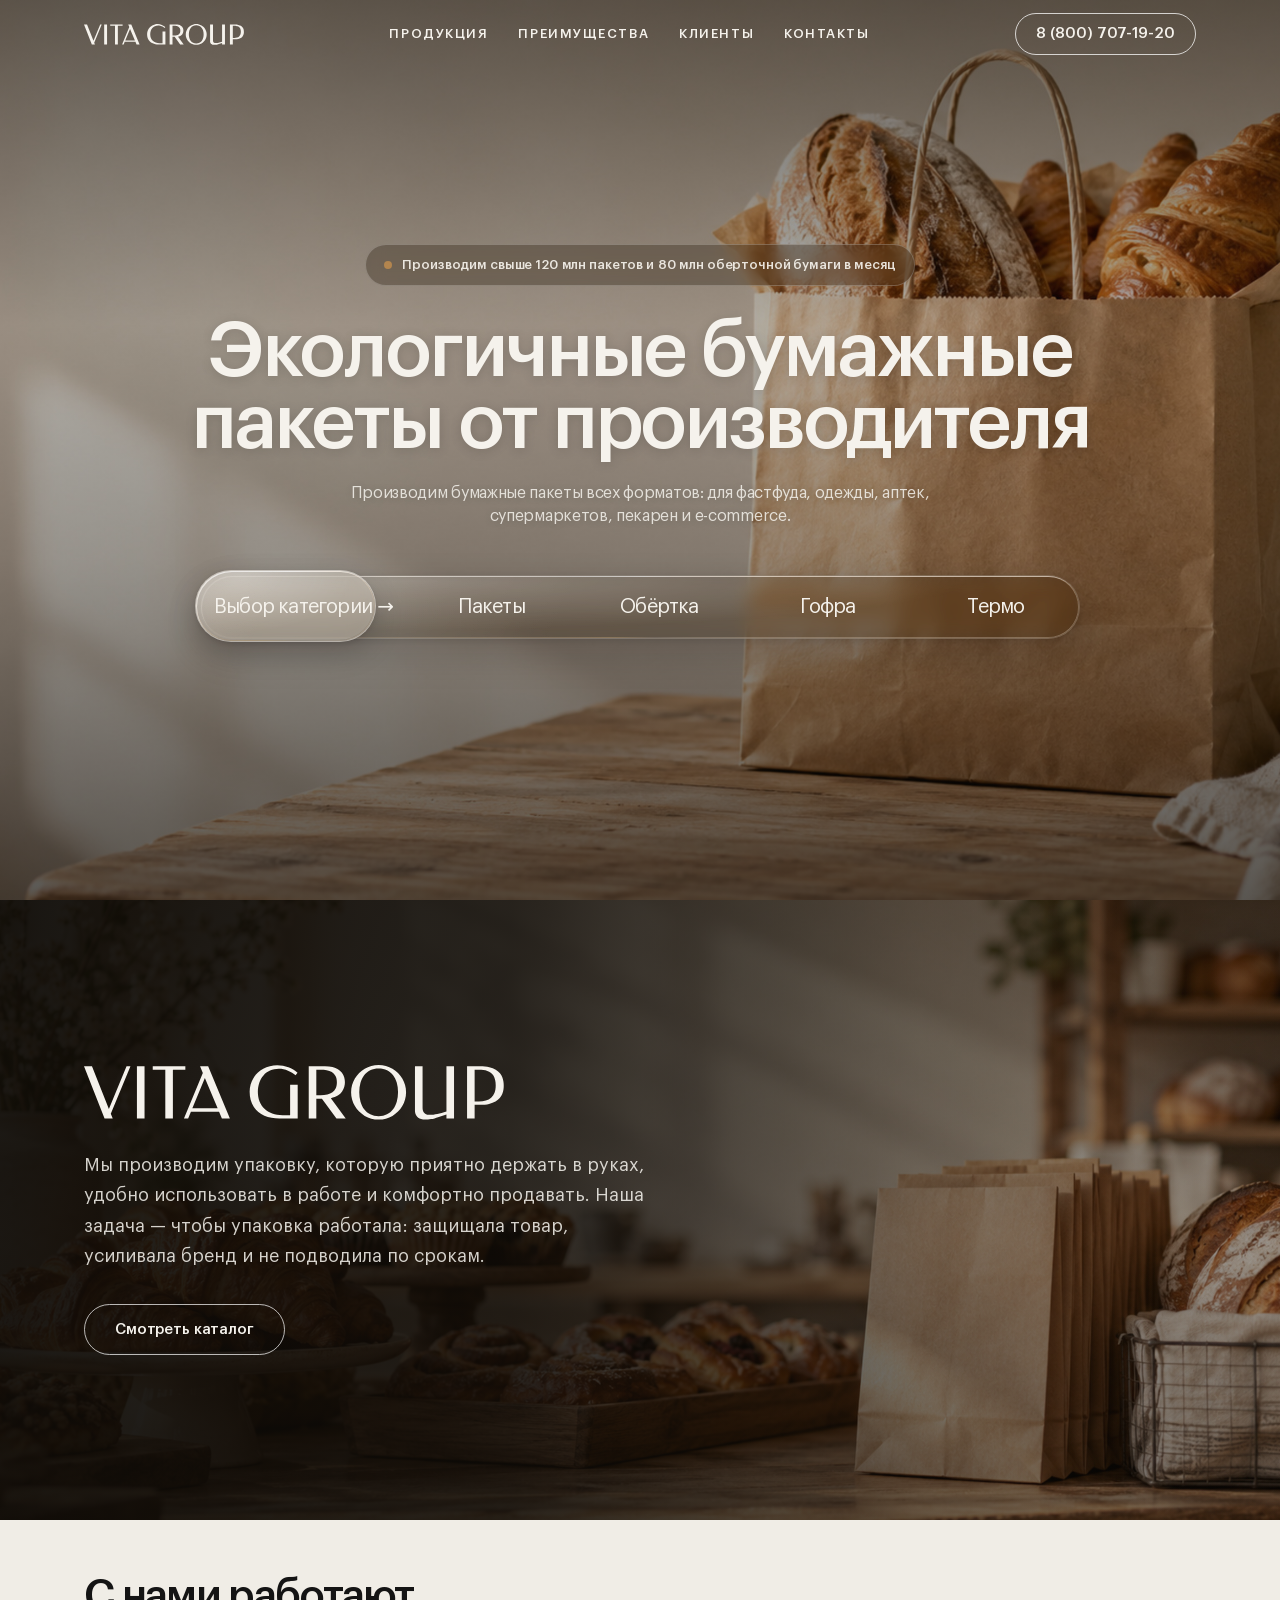
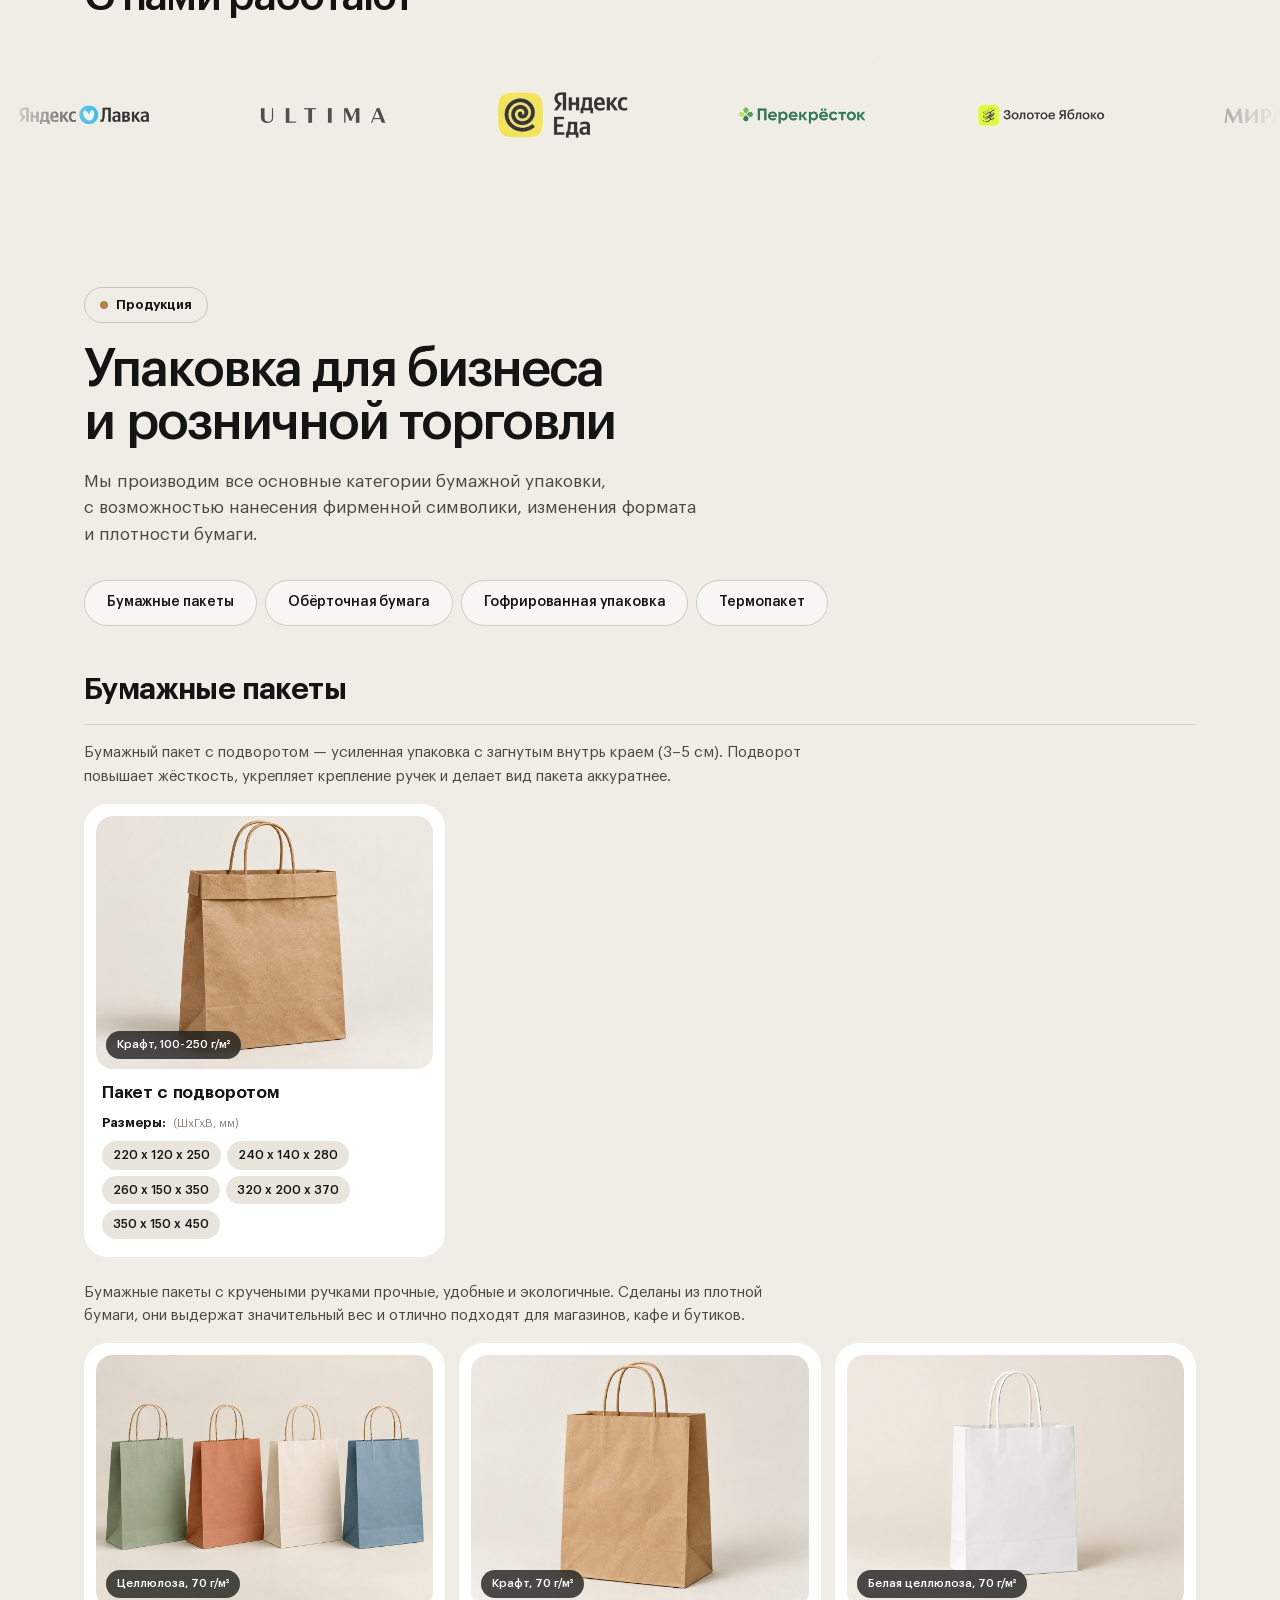
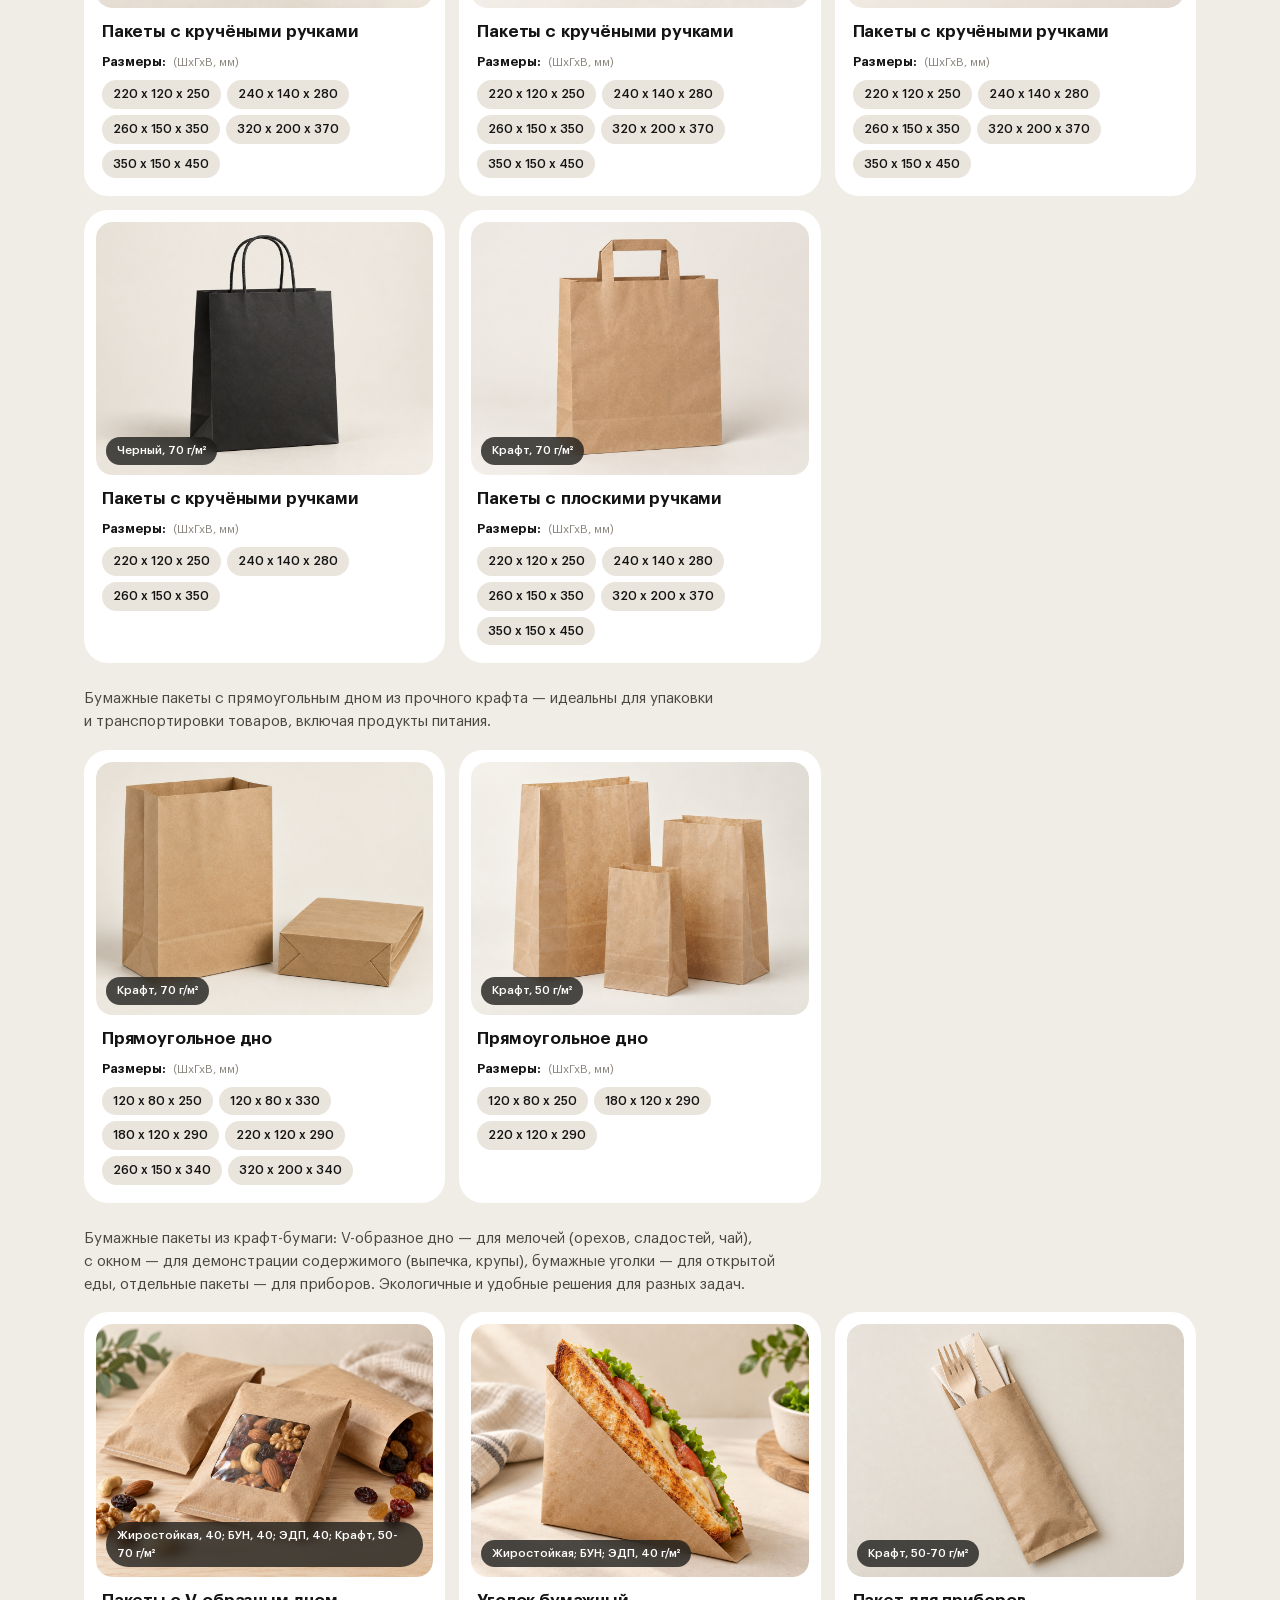
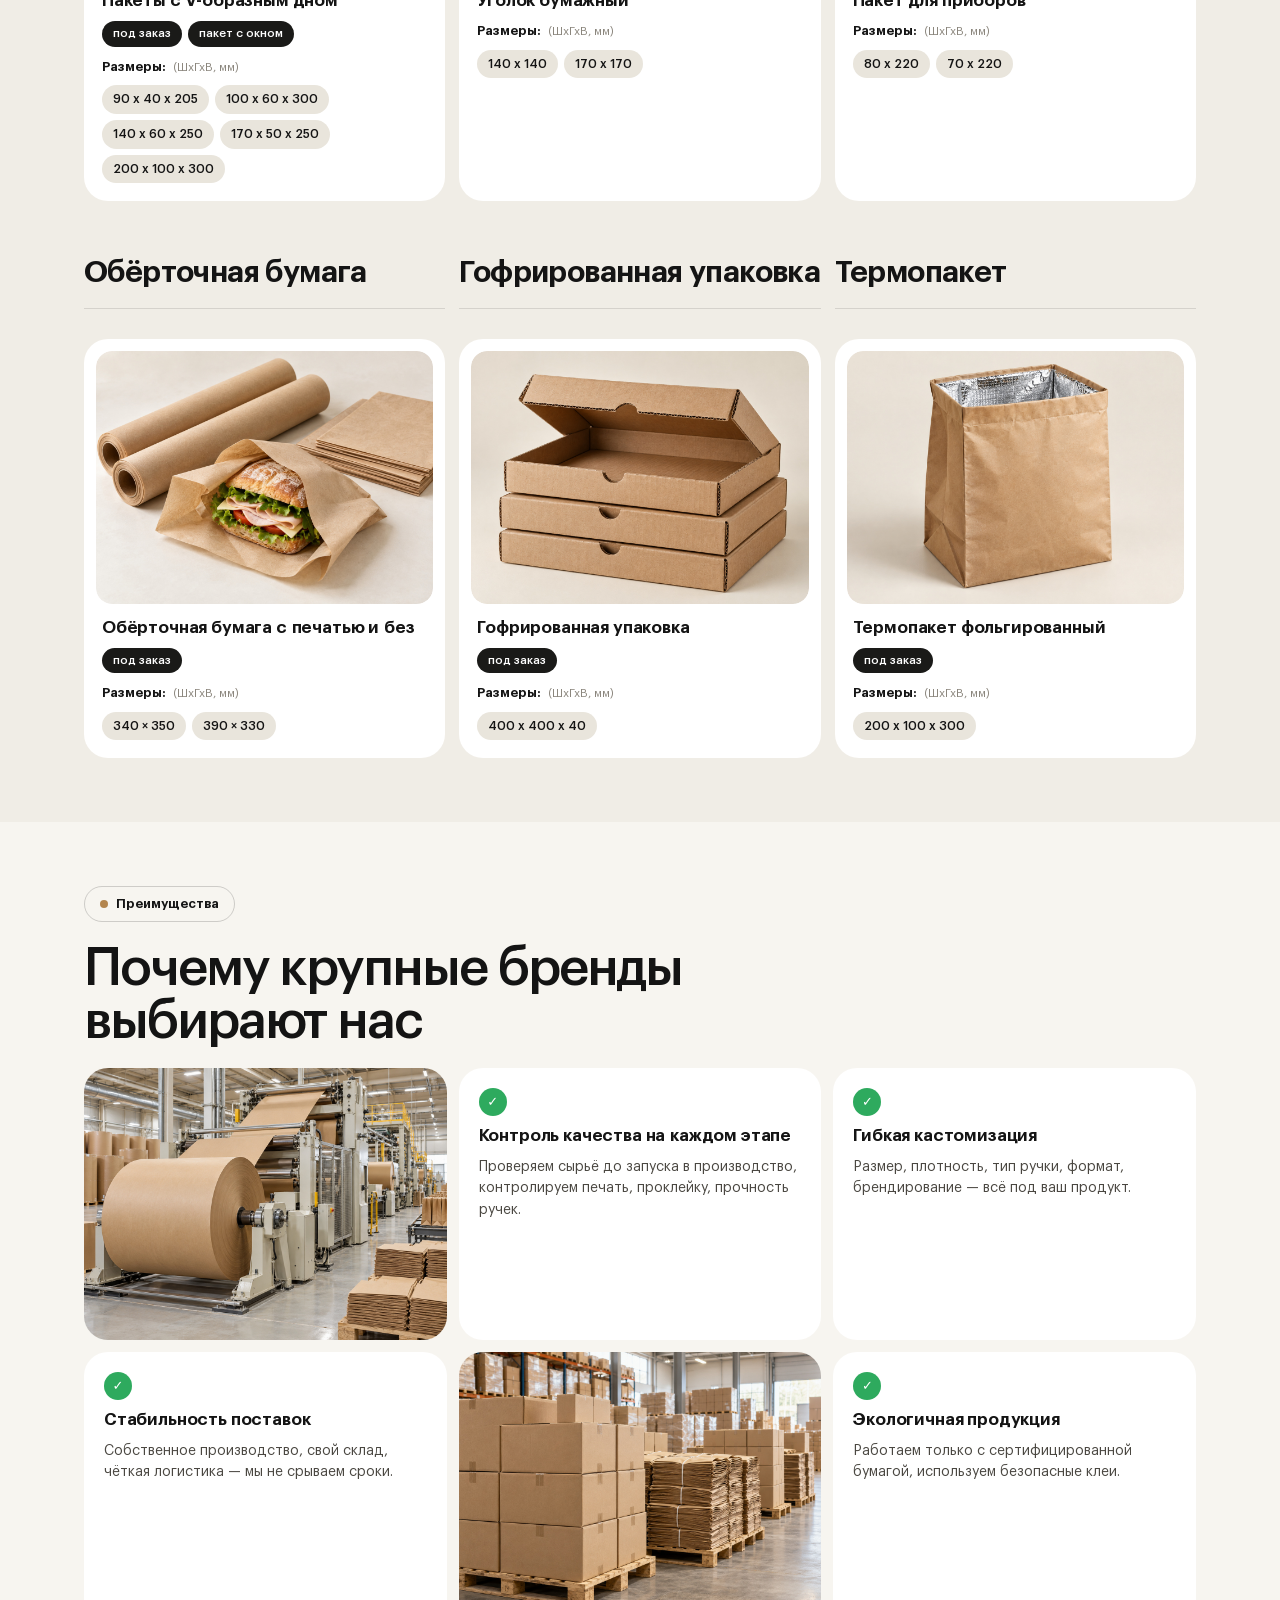
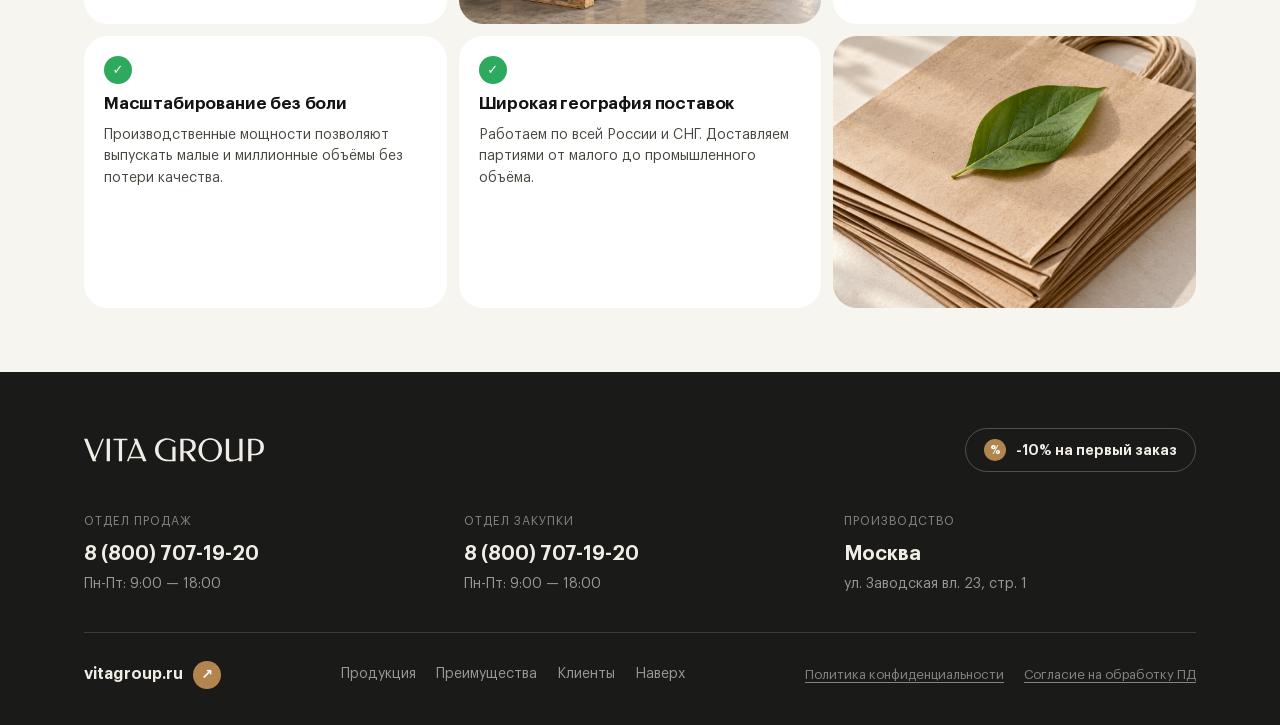
<file: index.html>
<!DOCTYPE html>
<html lang="ru">
<head>
  <meta charset="UTF-8">
  <meta name="viewport" content="width=device-width, initial-scale=1.0">
  <title>VITA GROUP — Каталог бумажной упаковки от производителя</title>
  <meta name="description" content="Экологичные бумажные пакеты от производителя: пакеты с кручёными и плоскими ручками, обёрточная бумага, гофрированная упаковка, термопакеты. Производим свыше 120 млн пакетов в месяц.">
  <link rel="preload" href="fonts/GraphikLCG-Regular.woff2" as="font" type="font/woff2" crossorigin>
  <link rel="preload" href="fonts/GraphikLCG-Semibold.woff2" as="font" type="font/woff2" crossorigin>
  <link rel="stylesheet" href="css/style.css?v=20">
  <noscript>
    <style>
      /* Без JS шапка статична и с фоном, контроллер сцены скрыт */
      .header { position: static; background: var(--bg); color: #141414; }
      .controller, .stage__go { display: none; }
    </style>
  </noscript>
</head>
<body id="top">

  <!-- ======================= ШАПКА ======================= -->
  <header class="header" id="header">
    <div class="container header__inner">
      <a href="#top" class="logo" aria-label="VITA GROUP — на главную">
        <svg class="logo__svg" viewBox="0 0 130 17" fill="none" xmlns="http://www.w3.org/2000/svg" role="img" aria-hidden="true"><path id="logo-path" d="M0 0.402791H2.46408L7.7029 13.6078L13.1667 0.402791H14.3773L8.29213 15.1211L8.89208 16.5906H6.36372L0 0.402791ZM18.7377 16.5906H16.3807V0.402791H18.7377V16.5906ZM31.3687 0.402791V1.46965H27.5119V16.5906H25.1657V1.46965H21.2767V0.402791H31.3687ZM45.1568 16.5906H42.682L41.8035 14.4896H33.0935L32.2364 16.5906H30.9401L36.7789 2.48207L35.9218 0.402791H38.4287L45.1568 16.5906ZM33.5327 13.4228H41.3643L37.4109 4.01703L33.5327 13.4228ZM53.8131 8.29533C53.8131 9.39122 53.9881 10.3855 54.3381 11.2782C54.6952 12.1636 55.2023 12.922 55.8594 13.5534C56.5164 14.1848 57.3164 14.671 58.2592 15.0121C59.2091 15.3532 60.2732 15.5238 61.4517 15.5238H63.7979V6.10719H66.1442V16.5906H60.4876C59.6376 16.5906 58.8198 16.5145 58.0342 16.3621C57.2485 16.2096 56.5128 15.9811 55.8272 15.6762C55.1415 15.3713 54.5202 14.9904 53.9632 14.5332C53.406 14.076 52.9276 13.5389 52.5275 12.922C52.1275 12.3051 51.8169 11.612 51.5955 10.8427C51.3813 10.0734 51.274 9.2243 51.274 8.29533C51.274 7.51878 51.374 6.77489 51.5741 6.06365C51.7811 5.35242 52.0669 4.69199 52.4311 4.08235C52.8025 3.47272 53.2453 2.92114 53.7595 2.42764C54.2809 1.93413 54.8559 1.5132 55.4844 1.16483C56.1201 0.809213 56.8022 0.537056 57.5306 0.348361C58.2592 0.159665 59.0199 0.0653176 59.8126 0.0653176C61.0482 0.0653176 62.1981 0.272156 63.2623 0.685836C64.3265 1.09951 65.2693 1.6656 66.0906 2.3841L65.4907 3.18967C65.1621 2.90664 64.7979 2.64173 64.3979 2.39498C64.0051 2.14823 63.5837 1.93413 63.1338 1.75269C62.6909 1.57125 62.2302 1.42973 61.7516 1.32812C61.2732 1.22652 60.791 1.17572 60.3055 1.17572C59.2984 1.18297 58.3948 1.36804 57.5949 1.73092C56.7951 2.08654 56.113 2.58368 55.5487 3.22234C54.9916 3.85373 54.5631 4.60126 54.2631 5.46491C53.9632 6.32856 53.8131 7.27203 53.8131 8.29533ZM74.5649 0.402791C75.472 0.402791 76.254 0.486253 76.911 0.653176C77.5753 0.812841 78.136 1.02694 78.5931 1.29547C79.0573 1.564 79.4288 1.87244 79.7073 2.2208C79.9929 2.56916 80.2108 2.9284 80.3608 3.29854C80.5179 3.66867 80.6215 4.03881 80.6714 4.40894C80.7286 4.77182 80.7571 5.10929 80.7571 5.42136C80.7571 5.82052 80.693 6.26687 80.5643 6.76037C80.443 7.25389 80.218 7.73288 79.8894 8.19736C79.568 8.66185 79.1252 9.08278 78.561 9.46017C77.9967 9.83031 77.279 10.0952 76.4076 10.2549L81.0143 16.5906H78.1432L73.6435 10.4182H71.908V16.5906H69.5618V0.402791H74.5649ZM71.908 1.46965V9.34041H73.2472C74.0114 9.34041 74.7006 9.27148 75.3148 9.13358C75.9362 8.98843 76.4647 8.75982 76.9003 8.44775C77.3431 8.12841 77.6824 7.71836 77.9181 7.2176C78.1539 6.70957 78.2717 6.09631 78.2717 5.37782C78.2717 4.56497 78.1289 3.90454 77.8431 3.39652C77.5575 2.88124 77.1789 2.48207 76.7075 2.19902C76.2434 1.91598 75.7111 1.72366 75.1112 1.62205C74.5113 1.52045 73.897 1.46965 73.2686 1.46965H71.908ZM91.2027 16.9064C90.4171 16.9064 89.66 16.8048 88.9315 16.6016C88.2101 16.3983 87.5315 16.1153 86.8959 15.7525C86.2675 15.3824 85.6925 14.9397 85.1711 14.4244C84.6569 13.909 84.2141 13.3393 83.8426 12.7152C83.4712 12.0838 83.182 11.4088 82.9748 10.6903C82.7749 9.96456 82.6749 9.20979 82.6749 8.42598C82.6749 7.65667 82.7749 6.91278 82.9748 6.19428C83.182 5.4758 83.4712 4.80448 83.8426 4.18033C84.2141 3.55618 84.6569 2.98647 85.1711 2.47119C85.6925 1.95591 86.2675 1.51682 86.8959 1.15394C87.5315 0.791069 88.2101 0.508025 88.9315 0.304816C89.66 0.101605 90.4171 0 91.2027 0C91.9812 0 92.7311 0.101605 93.4524 0.304816C94.1739 0.500768 94.8488 0.783811 95.4773 1.15394C96.1058 1.51682 96.6772 1.95591 97.1915 2.47119C97.7128 2.98647 98.1556 3.55618 98.52 4.18033C98.8913 4.80448 99.177 5.4758 99.377 6.19428C99.5841 6.91278 99.6876 7.65667 99.6876 8.42598C99.6876 9.20979 99.5841 9.96456 99.377 10.6903C99.177 11.4088 98.8913 12.0838 98.52 12.7152C98.1556 13.3393 97.7128 13.909 97.1915 14.4244C96.6772 14.9397 96.1058 15.3824 95.4773 15.7525C94.8488 16.1153 94.1739 16.3983 93.4524 16.6016C92.7311 16.8048 91.9812 16.9064 91.2027 16.9064ZM91.2027 15.8504C92.174 15.8504 93.031 15.6581 93.7739 15.2734C94.5238 14.8888 95.1523 14.3626 95.6594 13.6949C96.1665 13.0272 96.5486 12.2434 96.8058 11.3435C97.0701 10.4363 97.2021 9.4638 97.2021 8.42598C97.2021 7.3954 97.0737 6.43015 96.8165 5.53023C96.5594 4.6303 96.1772 3.85011 95.6701 3.18967C95.1701 2.52924 94.5452 2.01033 93.7953 1.63295C93.0454 1.24829 92.1812 1.05597 91.2027 1.05597C90.21 1.05597 89.3385 1.24829 88.5887 1.63295C87.8459 2.01033 87.2209 2.52924 86.7138 3.18967C86.2139 3.85011 85.8354 4.6303 85.5781 5.53023C85.3283 6.43015 85.2032 7.3954 85.2032 8.42598C85.2032 9.4638 85.3318 10.4363 85.589 11.3435C85.8461 12.2434 86.2246 13.0272 86.7245 13.6949C87.2316 14.3626 87.8601 14.8888 88.6101 15.2734C89.36 15.6581 90.2242 15.8504 91.2027 15.8504ZM112.19 0.402791H114.536V16.5906H112.19V15.317L109.576 16.2096C109.219 16.3331 108.858 16.4383 108.494 16.5254C108.13 16.6125 107.776 16.6851 107.433 16.743C107.091 16.8012 106.766 16.841 106.458 16.8629C106.151 16.8919 105.88 16.9064 105.644 16.9064C105.137 16.9064 104.705 16.8483 104.348 16.7322C103.991 16.6234 103.694 16.4818 103.459 16.3076C103.223 16.1262 103.037 15.9266 102.902 15.7088C102.766 15.4912 102.662 15.2806 102.591 15.0775C102.527 14.8743 102.484 14.6893 102.462 14.5223C102.448 14.3481 102.441 14.2211 102.441 14.1412V0.402791H104.798V13.205C104.798 13.3429 104.812 13.5389 104.841 13.7929C104.869 14.0396 104.952 14.2864 105.087 14.5332C105.223 14.7727 105.434 14.9831 105.719 15.1646C106.005 15.346 106.405 15.4367 106.919 15.4367C107.341 15.4367 107.751 15.415 108.151 15.3713C108.551 15.3279 108.958 15.2625 109.373 15.1754C109.794 15.0883 110.233 14.9795 110.69 14.8488C111.147 14.711 111.647 14.5477 112.19 14.359V0.402791ZM120.911 12.3341V16.5906H118.565V0.402791H122.55C123.671 0.402791 124.632 0.500768 125.432 0.696721C126.232 0.885417 126.903 1.13943 127.446 1.45877C127.989 1.77809 128.424 2.14823 128.753 2.56916C129.081 2.98283 129.331 3.41466 129.503 3.86463C129.674 4.30734 129.785 4.75367 129.835 5.20364C129.892 5.64634 129.921 6.06003 129.921 6.44467C129.921 6.82206 129.889 7.23211 129.824 7.67482C129.767 8.11027 129.646 8.54572 129.46 8.98117C129.281 9.41662 129.024 9.83757 128.689 10.244C128.36 10.6431 127.921 10.9988 127.371 11.3108C126.828 11.6229 126.16 11.8733 125.368 12.062C124.582 12.2434 123.643 12.3341 122.55 12.3341H120.911ZM120.911 1.46965V11.2673H122.229C123.021 11.2673 123.739 11.1766 124.382 10.9951C125.025 10.8137 125.571 10.5234 126.021 10.1242C126.478 9.72507 126.828 9.21704 127.071 8.60016C127.314 7.97601 127.435 7.22122 127.435 6.33582C127.435 5.66086 127.371 5.07299 127.242 4.57223C127.121 4.06421 126.946 3.63238 126.717 3.27676C126.489 2.9139 126.214 2.61633 125.893 2.3841C125.578 2.15185 125.228 1.96679 124.843 1.82889C124.464 1.691 124.057 1.59665 123.621 1.54586C123.186 1.49505 122.736 1.46965 122.271 1.46965H120.911Z" fill="currentColor"/></svg>
      </a>
      <nav class="nav" aria-label="Основное меню">
        <a href="#products" class="nav__link">Продукция</a>
        <a href="#advantages" class="nav__link">Преимущества</a>
        <a href="#clients" class="nav__link">Клиенты</a>
        <a href="#contacts" class="nav__link">Контакты</a>
      </nav>
      <a href="tel:88007071920" class="header__phone">8 (800) 707-19-20</a>
      <button class="burger" id="burger" type="button" aria-label="Открыть меню" aria-expanded="false" aria-controls="mmenu">
        <span></span><span></span><span></span>
      </button>
    </div>
  </header>

  <!-- ================== МОБИЛЬНОЕ МЕНЮ-ОВЕРЛЕЙ ================== -->
  <div class="mmenu" id="mmenu" aria-hidden="true">
    <div class="mmenu__panel">
      <div class="mmenu__close-row">
        <button class="mmenu__close" id="mmenu-close" type="button" aria-label="Закрыть меню">✕</button>
      </div>
      <nav class="mmenu__links" aria-label="Мобильное меню">
        <a href="#products">Продукция</a>
        <a href="#advantages">Преимущества</a>
        <a href="#clients">Клиенты</a>
        <a href="#contacts">Контакты</a>
      </nav>
      <div class="mmenu__footer">
        <a href="tel:88007071920">8 (800) 707-19-20</a>
        <a href="https://vitagroup.ru" rel="noopener">vitagroup.ru</a>
      </div>
    </div>
  </div>

  <main>

    <!-- ======================= СЦЕНА =======================
         По обновлённому «промт анимация.docx» (LTX world model),
         адаптировано под наш контент: слои-фото категорий вместо
         видео с R2, крафтовая гамма вместо циана, Graphik вместо
         Manrope. Стеклянный контроллер переключает категории:
         клик прячет заголовок, меняет фото и сворачивает капсулу;
         «Сброс» возвращает базовый кадр. Клик-driven, hover
         только двигает капсулу подсветки. -->
    <section class="stage" id="hero" aria-label="Главный экран">
      <img class="stage__media is-on" src="img/hero-1.jpg" alt="Крафт-пакет с выпечкой на столе" data-layer="base">
      <img class="stage__media" src="img/bag-twisted-kraft.jpg" alt="" aria-hidden="true" data-layer="bags">
      <img class="stage__media" src="img/wrap-paper.jpg" alt="" aria-hidden="true" data-layer="wrap">
      <img class="stage__media" src="img/gofra.jpg" alt="" aria-hidden="true" data-layer="gofra">
      <img class="stage__media" src="img/termo.jpg" alt="" aria-hidden="true" data-layer="termo">
      <div class="stage__grade" aria-hidden="true"></div>
      <div class="stage__inner">
        <p class="stage__stat">
          <span class="dot" aria-hidden="true"></span>
          Производим свыше 120&nbsp;млн пакетов и&nbsp;80&nbsp;млн оберточной бумаги в&nbsp;месяц
        </p>
        <h1 class="stage__title" id="stage-title">
          <span>Экологичные</span> <span>бумажные</span> <span>пакеты</span> <span>от</span> <span>производителя</span>
        </h1>
        <p class="stage__subtitle">Производим бумажные пакеты всех форматов: для&nbsp;фастфуда, одежды, аптек, супермаркетов, пекарен и&nbsp;e-commerce.</p>
        <div class="controller" id="controller" role="group" aria-label="Выбор категории продукции">
          <div class="track glass" aria-hidden="true"></div>
          <div class="capsule glass" aria-hidden="true"></div>
          <div class="cells" id="cells">
            <div class="cell cell--label" aria-hidden="true">Выбор категории&nbsp;→</div>
            <button class="cell" type="button" data-cat="bags" data-label="Пакеты">Пакеты</button>
            <button class="cell" type="button" data-cat="wrap" data-label="Обёртка">Обёртка</button>
            <button class="cell" type="button" data-cat="gofra" data-label="Гофра">Гофра</button>
            <button class="cell" type="button" data-cat="termo" data-label="Термо">Термо</button>
          </div>
        </div>
        <a class="stage__go" id="stage-go" href="#bags">Смотреть в&nbsp;каталоге&nbsp;↓</a>
        <p class="visually-hidden" id="stage-live" aria-live="polite"></p>
      </div>
    </section>

    <!-- ======================= О КОМПАНИИ ======================= -->
    <section class="about" id="about" aria-label="О компании">
      <img class="about__bg" src="img/hero-6.jpg" alt="Витрина пекарни со свежей выпечкой и бумажными пакетами" loading="lazy">
      <div class="about__scrim" aria-hidden="true"></div>
      <div class="container about__inner">
        <h2 class="about__title">
          <span class="visually-hidden">VITA GROUP</span>
          <svg class="about__logo" viewBox="0 0 130 17" fill="none" xmlns="http://www.w3.org/2000/svg" role="img" aria-hidden="true"><use href="#logo-path"/></svg>
        </h2>
        <p class="about__text">Мы производим упаковку, которую приятно держать в&nbsp;руках, удобно использовать в&nbsp;работе и&nbsp;комфортно продавать. Наша задача&nbsp;— чтобы упаковка работала: защищала товар, усиливала бренд и&nbsp;не&nbsp;подводила по&nbsp;срокам.</p>
        <div class="about__cta">
          <a class="btn-pill btn-pill--light" href="#products">Смотреть каталог</a>
        </div>
      </div>
    </section>

    <!-- ======================= КЛИЕНТЫ (карусель) ======================= -->
    <section class="clients-strip" id="clients">
      <div class="container">
        <h2 class="clients-strip__title">С нами работают</h2>
      </div>
      <div class="marquee" aria-label="Логотипы клиентов">
        <div class="marquee__track">
          <ul class="marquee__group">
            <li><img src="img/client-yandex-lavka.png" alt="Яндекс Лавка"></li>
            <li><img src="img/client-ultima.png" alt="Ultima"></li>
            <li><img src="img/client-yandex-eda.png" alt="Яндекс Еда"></li>
            <li><img src="img/client-perekrestok.png" alt="Перекрёсток"></li>
            <li><img src="img/client-zolotoe-yabloko.png" alt="Золотое Яблоко"></li>
            <li><img src="img/client-miratorg.png" alt="Мираторг"></li>
            <li><img src="img/client-magnit.png" alt="Магнит"></li>
            <li><img src="img/client-diksi.png" alt="Дикси"></li>
            <li><img src="img/client-detmir.png" alt="Детский мир"></li>
            <li><img src="img/client-buhanka.png" alt="Буханка пекарня"></li>
            <li><img src="img/client-vkusno.png" alt="Вкусно — и точка"></li>
            <li><img src="img/client-cofix.png" alt="Cofix"></li>
          </ul>
          <ul class="marquee__group" aria-hidden="true">
            <li><img src="img/client-yandex-lavka.png" alt=""></li>
            <li><img src="img/client-ultima.png" alt=""></li>
            <li><img src="img/client-yandex-eda.png" alt=""></li>
            <li><img src="img/client-perekrestok.png" alt=""></li>
            <li><img src="img/client-zolotoe-yabloko.png" alt=""></li>
            <li><img src="img/client-miratorg.png" alt=""></li>
            <li><img src="img/client-magnit.png" alt=""></li>
            <li><img src="img/client-diksi.png" alt=""></li>
            <li><img src="img/client-detmir.png" alt=""></li>
            <li><img src="img/client-buhanka.png" alt=""></li>
            <li><img src="img/client-vkusno.png" alt=""></li>
            <li><img src="img/client-cofix.png" alt=""></li>
          </ul>
        </div>
      </div>
    </section>

    <!-- ======================= ПРОДУКЦИЯ ======================= -->
    <section class="section" id="products">
      <div class="container">
        <p class="label"><span class="dot" aria-hidden="true"></span>Продукция</p>
        <h2 class="section__title">Упаковка для бизнеса и&nbsp;розничной торговли</h2>
        <p class="section__lead">Мы производим все основные категории бумажной упаковки, с&nbsp;возможностью нанесения фирменной символики, изменения формата и&nbsp;плотности бумаги.</p>

        <nav class="tabs" aria-label="Категории продукции">
          <a href="#bags" class="tabs__item">Бумажные пакеты</a>
          <a href="#wrap" class="tabs__item">Обёрточная бумага</a>
          <a href="#gofra" class="tabs__item">Гофрированная упаковка</a>
          <a href="#termo" class="tabs__item">Термопакет</a>
        </nav>

        <!-- ————— Бумажные пакеты ————— -->
        <div id="bags" class="category">
          <h3 class="category__title">Бумажные пакеты</h3>

          <p class="category__desc">Бумажный пакет с&nbsp;подворотом&nbsp;— усиленная упаковка с&nbsp;загнутым внутрь краем (3–5&nbsp;см). Подворот повышает жёсткость, укрепляет крепление ручек и&nbsp;делает вид пакета аккуратнее.</p>

          <div class="products-grid">
            <article class="pcard">
              <figure class="pcard__media">
                <img src="img/bag-podvorot.jpg" alt="Пакет с подворотом — крафт, 100–250 г/м²" loading="lazy">
                <figcaption class="pcard__material">Крафт, 100-250 г/м²</figcaption>
              </figure>
              <h4 class="pcard__title">Пакет с&nbsp;подворотом</h4>
              <p class="pcard__sizes">Размеры: <span class="pcard__unit">(ШхГхВ, мм)</span></p>
              <ul class="chips">
                <li>220 х 120 х 250</li>
                <li>240 х 140 х 280</li>
                <li>260 х 150 х 350</li>
                <li>320 х 200 х 370</li>
                <li>350 х 150 х 450</li>
              </ul>
            </article>
          </div>

          <p class="category__desc">Бумажные пакеты с&nbsp;кручеными ручками прочные, удобные и&nbsp;экологичные. Сделаны из&nbsp;плотной бумаги, они выдержат значительный вес и&nbsp;отлично подходят для магазинов, кафе и&nbsp;бутиков.</p>

          <div class="products-grid">
            <article class="pcard">
              <figure class="pcard__media">
                <img src="img/bag-twisted-cellulose.jpg" alt="Цветные пакеты с кручёными ручками — целлюлоза, 70 г/м²" loading="lazy">
                <figcaption class="pcard__material">Целлюлоза, 70 г/м²</figcaption>
              </figure>
              <h4 class="pcard__title">Пакеты с&nbsp;кручёными ручками</h4>
              <p class="pcard__sizes">Размеры: <span class="pcard__unit">(ШхГхВ, мм)</span></p>
              <ul class="chips">
                <li>220 х 120 х 250</li>
                <li>240 х 140 х 280</li>
                <li>260 х 150 х 350</li>
                <li>320 х 200 х 370</li>
                <li>350 х 150 х 450</li>
              </ul>
            </article>

            <article class="pcard">
              <figure class="pcard__media">
                <img src="img/bag-twisted-kraft.jpg" alt="Пакет с кручёными ручками — крафт, 70 г/м²" loading="lazy">
                <figcaption class="pcard__material">Крафт, 70 г/м²</figcaption>
              </figure>
              <h4 class="pcard__title">Пакеты с&nbsp;кручёными ручками</h4>
              <p class="pcard__sizes">Размеры: <span class="pcard__unit">(ШхГхВ, мм)</span></p>
              <ul class="chips">
                <li>220 х 120 х 250</li>
                <li>240 х 140 х 280</li>
                <li>260 х 150 х 350</li>
                <li>320 х 200 х 370</li>
                <li>350 х 150 х 450</li>
              </ul>
            </article>

            <article class="pcard">
              <figure class="pcard__media">
                <img src="img/bag-twisted-white.jpg" alt="Белый пакет с кручёными ручками — белая целлюлоза, 70 г/м²" loading="lazy">
                <figcaption class="pcard__material">Белая целлюлоза, 70 г/м²</figcaption>
              </figure>
              <h4 class="pcard__title">Пакеты с&nbsp;кручёными ручками</h4>
              <p class="pcard__sizes">Размеры: <span class="pcard__unit">(ШхГхВ, мм)</span></p>
              <ul class="chips">
                <li>220 х 120 х 250</li>
                <li>240 х 140 х 280</li>
                <li>260 х 150 х 350</li>
                <li>320 х 200 х 370</li>
                <li>350 х 150 х 450</li>
              </ul>
            </article>

            <article class="pcard">
              <figure class="pcard__media">
                <img src="img/bag-twisted-black.jpg" alt="Чёрный пакет с кручёными ручками, 70 г/м²" loading="lazy">
                <figcaption class="pcard__material">Черный, 70 г/м²</figcaption>
              </figure>
              <h4 class="pcard__title">Пакеты с&nbsp;кручёными ручками</h4>
              <p class="pcard__sizes">Размеры: <span class="pcard__unit">(ШхГхВ, мм)</span></p>
              <ul class="chips">
                <li>220 х 120 х 250</li>
                <li>240 х 140 х 280</li>
                <li>260 х 150 х 350</li>
              </ul>
            </article>

            <article class="pcard">
              <figure class="pcard__media">
                <img src="img/bag-flat-kraft.jpg" alt="Пакет с плоскими ручками — крафт, 70 г/м²" loading="lazy">
                <figcaption class="pcard__material">Крафт, 70 г/м²</figcaption>
              </figure>
              <h4 class="pcard__title">Пакеты с&nbsp;плоскими ручками</h4>
              <p class="pcard__sizes">Размеры: <span class="pcard__unit">(ШхГхВ, мм)</span></p>
              <ul class="chips">
                <li>220 х 120 х 250</li>
                <li>240 х 140 х 280</li>
                <li>260 х 150 х 350</li>
                <li>320 х 200 х 370</li>
                <li>350 х 150 х 450</li>
              </ul>
            </article>
          </div>

          <p class="category__desc">Бумажные пакеты с&nbsp;прямоугольным дном из&nbsp;прочного крафта&nbsp;— идеальны для упаковки и&nbsp;транспортировки товаров, включая продукты питания.</p>

          <div class="products-grid">
            <article class="pcard">
              <figure class="pcard__media">
                <img src="img/bag-rect-kraft70.jpg" alt="Пакеты с прямоугольным дном — крафт, 70 г/м²" loading="lazy">
                <figcaption class="pcard__material">Крафт, 70 г/м²</figcaption>
              </figure>
              <h4 class="pcard__title">Прямоугольное дно</h4>
              <p class="pcard__sizes">Размеры: <span class="pcard__unit">(ШхГхВ, мм)</span></p>
              <ul class="chips">
                <li>120 х 80 х 250</li>
                <li>120 х 80 х 330</li>
                <li>180 х 120 х 290</li>
                <li>220 х 120 х 290</li>
                <li>260 х 150 х 340</li>
                <li>320 х 200 х 340</li>
              </ul>
            </article>

            <article class="pcard">
              <figure class="pcard__media">
                <img src="img/bag-rect-kraft50.jpg" alt="Пакеты с прямоугольным дном — крафт, 50 г/м²" loading="lazy">
                <figcaption class="pcard__material">Крафт, 50 г/м²</figcaption>
              </figure>
              <h4 class="pcard__title">Прямоугольное дно</h4>
              <p class="pcard__sizes">Размеры: <span class="pcard__unit">(ШхГхВ, мм)</span></p>
              <ul class="chips">
                <li>120 х 80 х 250</li>
                <li>180 х 120 х 290</li>
                <li>220 х 120 х 290</li>
              </ul>
            </article>
          </div>

          <p class="category__desc">Бумажные пакеты из&nbsp;крафт-бумаги: V-образное дно&nbsp;— для мелочей (орехов, сладостей, чай), с&nbsp;окном&nbsp;— для демонстрации содержимого (выпечка, крупы), бумажные уголки&nbsp;— для открытой еды, отдельные пакеты&nbsp;— для приборов. Экологичные и&nbsp;удобные решения для разных задач.</p>

          <div class="products-grid">
            <article class="pcard">
              <figure class="pcard__media">
                <img src="img/bag-vbottom.jpg" alt="Пакет с V-образным дном на деревянной доске" loading="lazy">
                <figcaption class="pcard__material">Жиростойкая, 40; БУН, 40; ЭДП, 40; Крафт, 50-70 г/м²</figcaption>
              </figure>
              <h4 class="pcard__title">Пакеты с&nbsp;V-образным дном</h4>
              <p class="badges">
                <span class="badge">под заказ</span>
                <span class="badge">пакет с окном</span>
              </p>
              <p class="pcard__sizes">Размеры: <span class="pcard__unit">(ШхГхВ, мм)</span></p>
              <ul class="chips">
                <li>90 х 40 х 205</li>
                <li>100 х 60 х 300</li>
                <li>140 х 60 х 250</li>
                <li>170 х 50 х 250</li>
                <li>200 х 100 х 300</li>
              </ul>
            </article>

            <article class="pcard">
              <figure class="pcard__media">
                <img src="img/ugolok.jpg" alt="Бумажный уголок с сэндвичем" loading="lazy">
                <figcaption class="pcard__material">Жиростойкая; БУН; ЭДП, 40 г/м²</figcaption>
              </figure>
              <h4 class="pcard__title">Уголок бумажный</h4>
              <p class="pcard__sizes">Размеры: <span class="pcard__unit">(ШхГхВ, мм)</span></p>
              <ul class="chips">
                <li>140 х 140</li>
                <li>170 х 170</li>
              </ul>
            </article>

            <article class="pcard">
              <figure class="pcard__media">
                <img src="img/bag-cutlery.jpg" alt="Бумажный пакет для столовых приборов" loading="lazy">
                <figcaption class="pcard__material">Крафт, 50-70 г/м²</figcaption>
              </figure>
              <h4 class="pcard__title">Пакет для приборов</h4>
              <p class="pcard__sizes">Размеры: <span class="pcard__unit">(ШхГхВ, мм)</span></p>
              <ul class="chips">
                <li>80 х 220</li>
                <li>70 х 220</li>
              </ul>
            </article>
          </div>
        </div>

        <!-- ————— Обёртка / Гофра / Термопакет — в один ряд ————— -->
        <div class="category-row">
          <div id="wrap" class="category">
            <h3 class="category__title">Обёрточная бумага</h3>
            <div class="products-grid">
              <article class="pcard">
                <figure class="pcard__media">
                  <img src="img/wrap-paper.jpg" alt="Обёрточная бумага с печатью" loading="lazy">
                </figure>
                <h4 class="pcard__title">Обёрточная бумага с&nbsp;печатью и&nbsp;без</h4>
                <p class="badges"><span class="badge">под заказ</span></p>
                <p class="pcard__sizes">Размеры: <span class="pcard__unit">(ШхГхВ, мм)</span></p>
                <ul class="chips">
                  <li>340 × 350</li>
                  <li>390 × 330</li>
                </ul>
              </article>
            </div>
          </div>

          <div id="gofra" class="category">
            <h3 class="category__title">Гофрированная упаковка</h3>
            <div class="products-grid">
              <article class="pcard">
                <figure class="pcard__media">
                  <img src="img/gofra.jpg" alt="Гофрированные коробки для пиццы" loading="lazy">
                </figure>
                <h4 class="pcard__title">Гофрированная упаковка</h4>
                <p class="badges"><span class="badge">под заказ</span></p>
                <p class="pcard__sizes">Размеры: <span class="pcard__unit">(ШхГхВ, мм)</span></p>
                <ul class="chips">
                  <li>400 x 400 x 40</li>
                </ul>
              </article>
            </div>
          </div>

          <div id="termo" class="category">
            <h3 class="category__title">Термопакет</h3>
            <div class="products-grid">
              <article class="pcard">
                <figure class="pcard__media">
                  <img src="img/termo.jpg" alt="Фольгированный термопакет с пиццей" loading="lazy">
                </figure>
                <h4 class="pcard__title">Термопакет фольгированный</h4>
                <p class="badges"><span class="badge">под заказ</span></p>
                <p class="pcard__sizes">Размеры: <span class="pcard__unit">(ШхГхВ, мм)</span></p>
                <ul class="chips">
                  <li>200 x 100 x 300</li>
                </ul>
              </article>
            </div>
          </div>
        </div>

      </div>
    </section>

    <!-- ======================= ПРЕИМУЩЕСТВА ======================= -->
    <section class="section section--white" id="advantages">
      <div class="container">
        <p class="label"><span class="dot" aria-hidden="true"></span>Преимущества</p>
        <h2 class="section__title">Почему крупные бренды выбирают нас</h2>

        <div class="adv-grid">
          <figure class="adv-photo">
            <img src="img/adv-quality.jpg" alt="Производственное помещение VITA GROUP" loading="lazy">
          </figure>
          <article class="adv-card">
            <span class="adv-card__check" aria-hidden="true">✓</span>
            <h3>Контроль качества на&nbsp;каждом этапе</h3>
            <p>Проверяем сырьё до&nbsp;запуска в&nbsp;производство, контролируем печать, проклейку, прочность ручек.</p>
          </article>
          <article class="adv-card">
            <span class="adv-card__check" aria-hidden="true">✓</span>
            <h3>Гибкая кастомизация</h3>
            <p>Размер, плотность, тип ручки, формат, брендирование&nbsp;— всё под ваш продукт.</p>
          </article>
          <article class="adv-card">
            <span class="adv-card__check" aria-hidden="true">✓</span>
            <h3>Стабильность поставок</h3>
            <p>Собственное производство, свой склад, чёткая логистика&nbsp;— мы не&nbsp;срываем сроки.</p>
          </article>
          <figure class="adv-photo">
            <img src="img/adv-geo.jpg" alt="Карта географии поставок" loading="lazy">
          </figure>
          <article class="adv-card">
            <span class="adv-card__check" aria-hidden="true">✓</span>
            <h3>Экологичная продукция</h3>
            <p>Работаем только с&nbsp;сертифицированной бумагой, используем безопасные клеи.</p>
          </article>
          <article class="adv-card">
            <span class="adv-card__check" aria-hidden="true">✓</span>
            <h3>Масштабирование без боли</h3>
            <p>Производственные мощности позволяют выпускать малые и&nbsp;миллионные объёмы без потери качества.</p>
          </article>
          <article class="adv-card">
            <span class="adv-card__check" aria-hidden="true">✓</span>
            <h3>Широкая география поставок</h3>
            <p>Работаем по&nbsp;всей России и&nbsp;СНГ. Доставляем партиями от&nbsp;малого до&nbsp;промышленного объёма.</p>
          </article>
          <figure class="adv-photo">
            <img src="img/adv-eco.jpg" alt="Экологичная крафт-упаковка" loading="lazy">
          </figure>
        </div>
      </div>
    </section>

  </main>

  <!-- ======================= ПОДВАЛ ======================= -->
  <footer class="footer" id="contacts">
    <div class="container">
      <div class="footer__top">
        <a href="#top" class="logo logo--footer" aria-label="VITA GROUP — наверх">
          <svg class="logo__svg logo__svg--footer" viewBox="0 0 130 17" fill="none" xmlns="http://www.w3.org/2000/svg" role="img" aria-hidden="true"><use href="#logo-path"/></svg>
        </a>
        <span class="footer__promo"><span class="footer__promo-icon" aria-hidden="true">%</span>-10% на первый заказ</span>
      </div>
      <div class="footer__cols">
        <div class="footer__col">
          <p class="footer__col-label">Отдел продаж</p>
          <a href="tel:88007071920" class="footer__phone">8 (800) 707-19-20</a>
          <p class="footer__hours">Пн-Пт: 9:00 — 18:00</p>
        </div>
        <div class="footer__col">
          <p class="footer__col-label">Отдел закупки</p>
          <a href="tel:88007071920" class="footer__phone">8 (800) 707-19-20</a>
          <p class="footer__hours">Пн-Пт: 9:00 — 18:00</p>
        </div>
        <div class="footer__col">
          <p class="footer__col-label">Производство</p>
          <p class="footer__address">Москва</p>
          <p class="footer__hours">ул. Заводская вл. 23, стр. 1</p>
        </div>
      </div>
      <div class="footer__bottom">
        <a href="https://vitagroup.ru" class="footer__site" rel="noopener">vitagroup.ru<span class="footer__site-arrow" aria-hidden="true">↗</span></a>
        <nav class="footer__nav" aria-label="Меню в подвале">
          <a href="#products">Продукция</a>
          <a href="#advantages">Преимущества</a>
          <a href="#clients">Клиенты</a>
          <a href="#top">Наверх</a>
        </nav>
        <div class="footer__legal">
          <a href="privacy.html">Политика конфиденциальности</a>
          <a href="consent.html">Согласие на обработку ПД</a>
        </div>
      </div>
    </div>
  </footer>

  <script>
    // Мобильное меню, фон шапки, стеклянный контроллер сцены
    // (по «промт анимация.docx», LTX world model — адаптация:
    // фото-слои вместо видео, поэтому seam-safe плеер не нужен)
    // и блюр-появление заголовков. Позиция скролла опрашивается
    // таймером: событие scroll в некоторых webview не срабатывает.
    (function () {
      var header = document.getElementById('header');

      /* ================= Мобильное меню-оверлей ================= */
      var mmenu = document.getElementById('mmenu');
      var burger = document.getElementById('burger');
      function menuSet(open) {
        mmenu.classList.toggle('is-open', open);
        mmenu.setAttribute('aria-hidden', String(!open));
        burger.setAttribute('aria-expanded', String(open));
        document.body.classList.toggle('menu-open', open);
      }
      burger.addEventListener('click', function () { menuSet(true); });
      document.getElementById('mmenu-close').addEventListener('click', function () { menuSet(false); });
      mmenu.querySelectorAll('.mmenu__links a').forEach(function (a) {
        a.addEventListener('click', function () { menuSet(false); });
      });
      document.addEventListener('keydown', function (e) {
        if (e.key === 'Escape' && mmenu.classList.contains('is-open')) menuSet(false);
      });

      /* ============ Блюр-появление заголовков секций ============
         Опрос позиции в общем таймере вместо IntersectionObserver
         (IO в webview предпросмотра не срабатывает). */
      var reveals = [];
      document.querySelectorAll('.section__title, .clients-strip__title, .about__title').forEach(function (el) {
        el.classList.add('rv');
        reveals.push(el);
      });

      /* ================= Общий таймер: шапка + reveal ================= */
      function tick() {
        header.classList.toggle('is-solid', window.scrollY > 40);
        var vh = window.innerHeight;
        for (var i = reveals.length - 1; i >= 0; i--) {
          if (reveals[i].getBoundingClientRect().top < vh * 0.88) {
            reveals[i].classList.add('rv-in');
            reveals.splice(i, 1);
          }
        }
        setTimeout(tick, 200);
      }
      tick();

      /* ============== Стеклянный контроллер категорий ==============
         base -> forward(категория) -> selected -> Сброс -> base.
         Из выбранного состояния другая категория недоступна —
         сначала Сброс (ветка-к-ветке запрещена промтом). */
      var stage = document.getElementById('hero');
      var controller = document.getElementById('controller');
      var cellsEl = document.getElementById('cells');
      var goLink = document.getElementById('stage-go');
      var live = document.getElementById('stage-live');
      var buttons = Array.prototype.slice.call(cellsEl.querySelectorAll('button.cell'));
      var labelCell = cellsEl.querySelector('.cell--label');
      var layers = {};
      document.querySelectorAll('.stage__media').forEach(function (m) {
        layers[m.getAttribute('data-layer')] = m;
      });
      var catNames = { bags: 'Бумажные пакеты', wrap: 'Обёрточная бумага', gofra: 'Гофрированная упаковка', termo: 'Термопакет' };
      var state = 'base';
      var lock = false;

      /* Позиции капсулы: 0 — подпись, 1–4 — кнопки (краевые с выносом 5px) */
      var POS = [
        ['-5px', 'calc(20% + 5px)'],
        ['20%', '20%'], ['40%', '20%'], ['60%', '20%'],
        ['80%', 'calc(20% + 5px)']
      ];
      function capTo(i) {
        controller.style.setProperty('--cap-left', POS[i][0]);
        controller.style.setProperty('--cap-width', POS[i][1]);
        controller.classList.toggle('is-hot', i > 0);
      }
      buttons.forEach(function (b, i) {
        b.addEventListener('pointerenter', function () { if (state === 'base' && !lock) capTo(i + 1); });
        b.addEventListener('focus', function () { if (state === 'base' && !lock) capTo(i + 1); });
        b.addEventListener('blur', function () {
          if (state === 'base' && !cellsEl.contains(document.activeElement)) capTo(0);
        });
      });
      cellsEl.addEventListener('pointerleave', function () {
        if (state !== 'base' || lock) return;
        /* Курсор ушёл: капсула — к сфокусированной кнопке или к подписи */
        var idx = buttons.indexOf(document.activeElement);
        capTo(idx >= 0 ? idx + 1 : 0);
      });
      /* Подсветка стекла следует за курсором — только custom properties */
      controller.addEventListener('pointermove', function (e) {
        var r = controller.getBoundingClientRect();
        controller.style.setProperty('--glass-x', ((e.clientX - r.left) / r.width * 100).toFixed(1) + '%');
        controller.style.setProperty('--glass-y', ((e.clientY - r.top) / r.height * 100).toFixed(1) + '%');
      });

      function choose(btn) {
        var cat = btn.getAttribute('data-cat');
        state = cat;
        lock = true;
        controller.classList.add('collapsed');
        /* Выбранная подпись едет в центр капсулы (по реальным rect) */
        var cr = controller.getBoundingClientRect();
        var br = btn.getBoundingClientRect();
        var dx = (cr.left + cr.width / 2) - (br.left + br.width / 2);
        var dy = (cr.top + cr.height / 2) - (br.top + br.height / 2);
        btn.style.transform = 'translate(' + dx.toFixed(1) + 'px,' + dy.toFixed(1) + 'px)';
        labelCell.classList.add('is-away');
        buttons.forEach(function (b) {
          if (b !== btn) {
            b.classList.add('is-away');
            b.disabled = true;
            b.setAttribute('aria-hidden', 'true');
            b.setAttribute('tabindex', '-1');
          }
        });
        stage.classList.add('title-hidden');
        layers[cat].classList.add('is-on');
        goLink.href = '#' + cat;
        setTimeout(function () { goLink.classList.add('is-show'); }, 500);
        setTimeout(function () {
          btn.textContent = 'Сброс';
          btn.classList.add('is-reset');
          btn.setAttribute('aria-label', 'Сбросить выбор категории');
          lock = false;
        }, 700);
        live.textContent = 'Выбрана категория: ' + catNames[cat];
      }

      function reset(btn) {
        state = 'base';
        lock = true;
        controller.classList.remove('collapsed');
        btn.classList.remove('is-reset');
        btn.textContent = btn.getAttribute('data-label');
        btn.removeAttribute('aria-label');
        btn.style.transform = '';
        goLink.classList.remove('is-show');
        stage.classList.remove('title-hidden');
        Object.keys(layers).forEach(function (k) {
          if (k !== 'base') layers[k].classList.remove('is-on');
        });
        setTimeout(function () {
          labelCell.classList.remove('is-away');
          buttons.forEach(function (b) {
            b.classList.remove('is-away');
            b.disabled = false;
            b.removeAttribute('aria-hidden');
            b.removeAttribute('tabindex');
          });
          lock = false;
        }, 820);
        live.textContent = 'Возврат к общему виду';
      }

      buttons.forEach(function (b) {
        b.addEventListener('click', function () {
          if (lock) return;
          if (state === 'base') choose(b);
          else if (b.classList.contains('is-reset')) reset(b);
        });
      });
    })();
  </script>
</body>
</html>
</file>
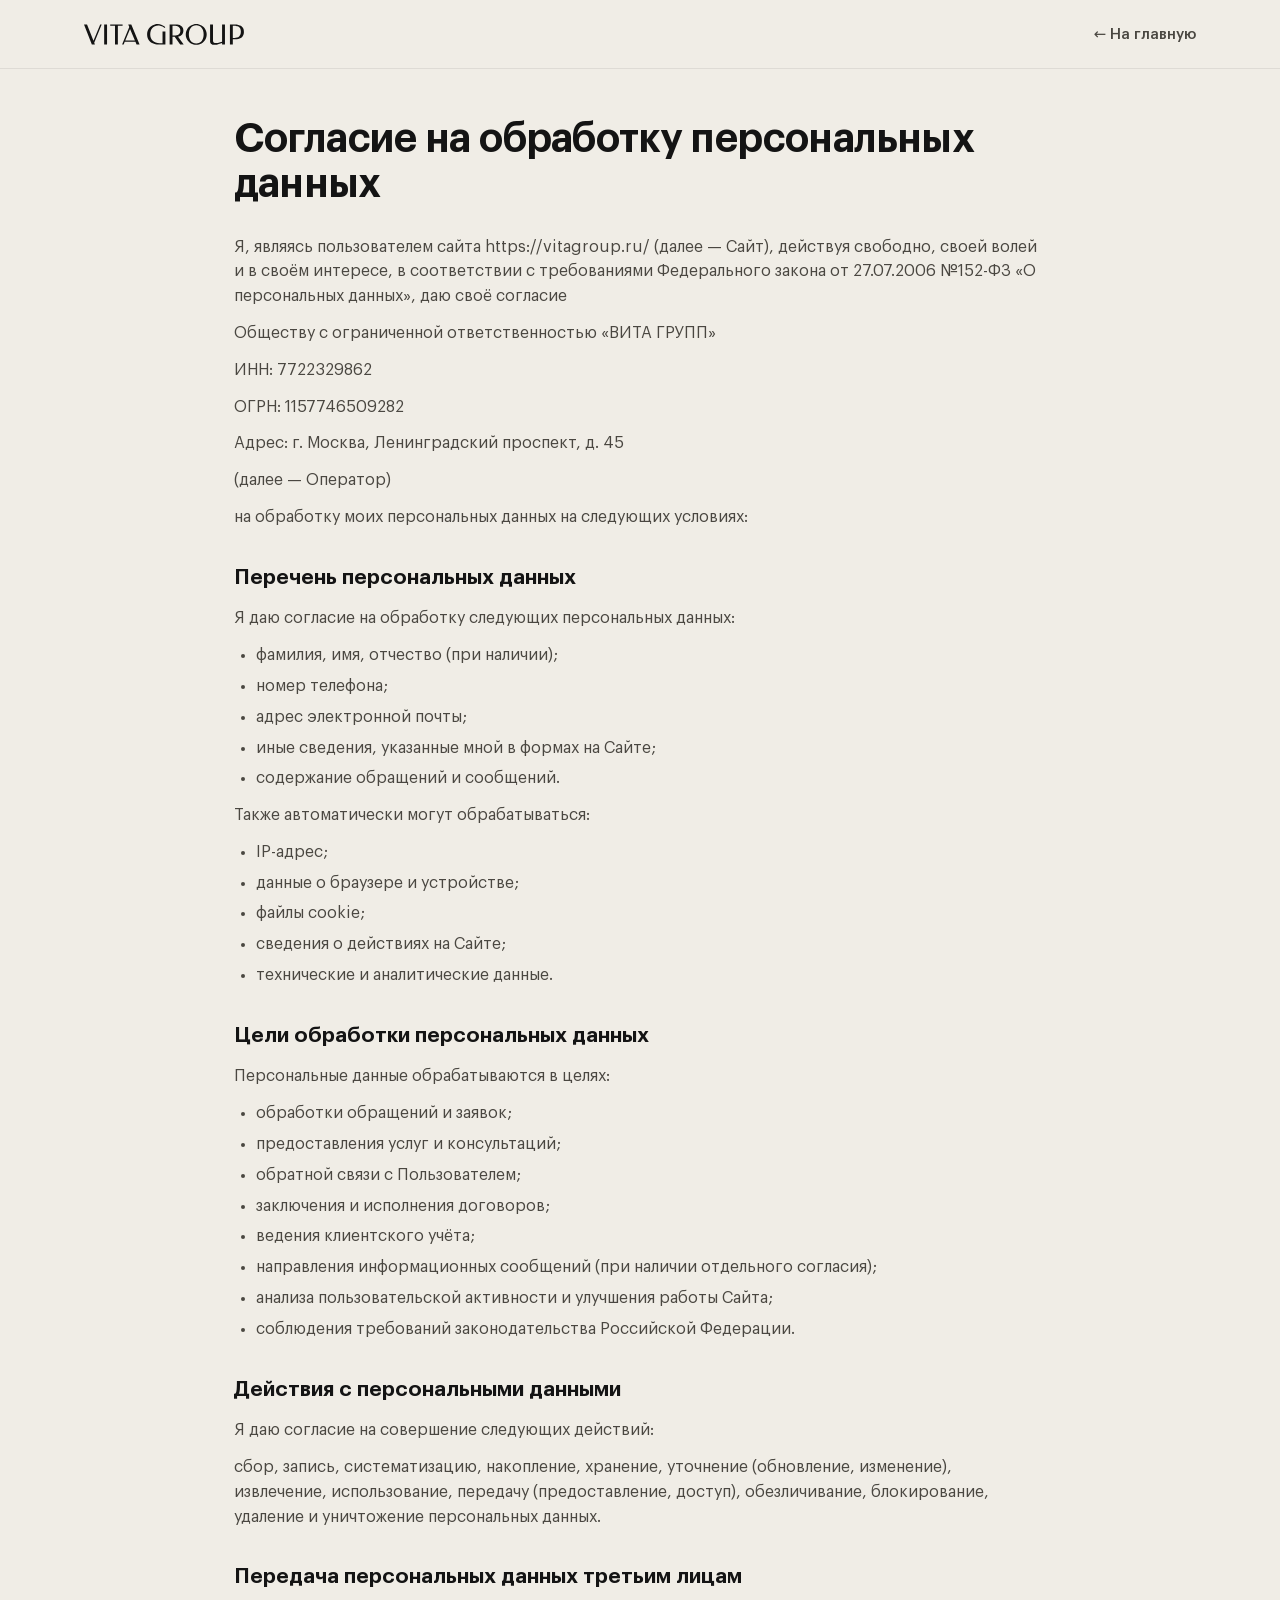
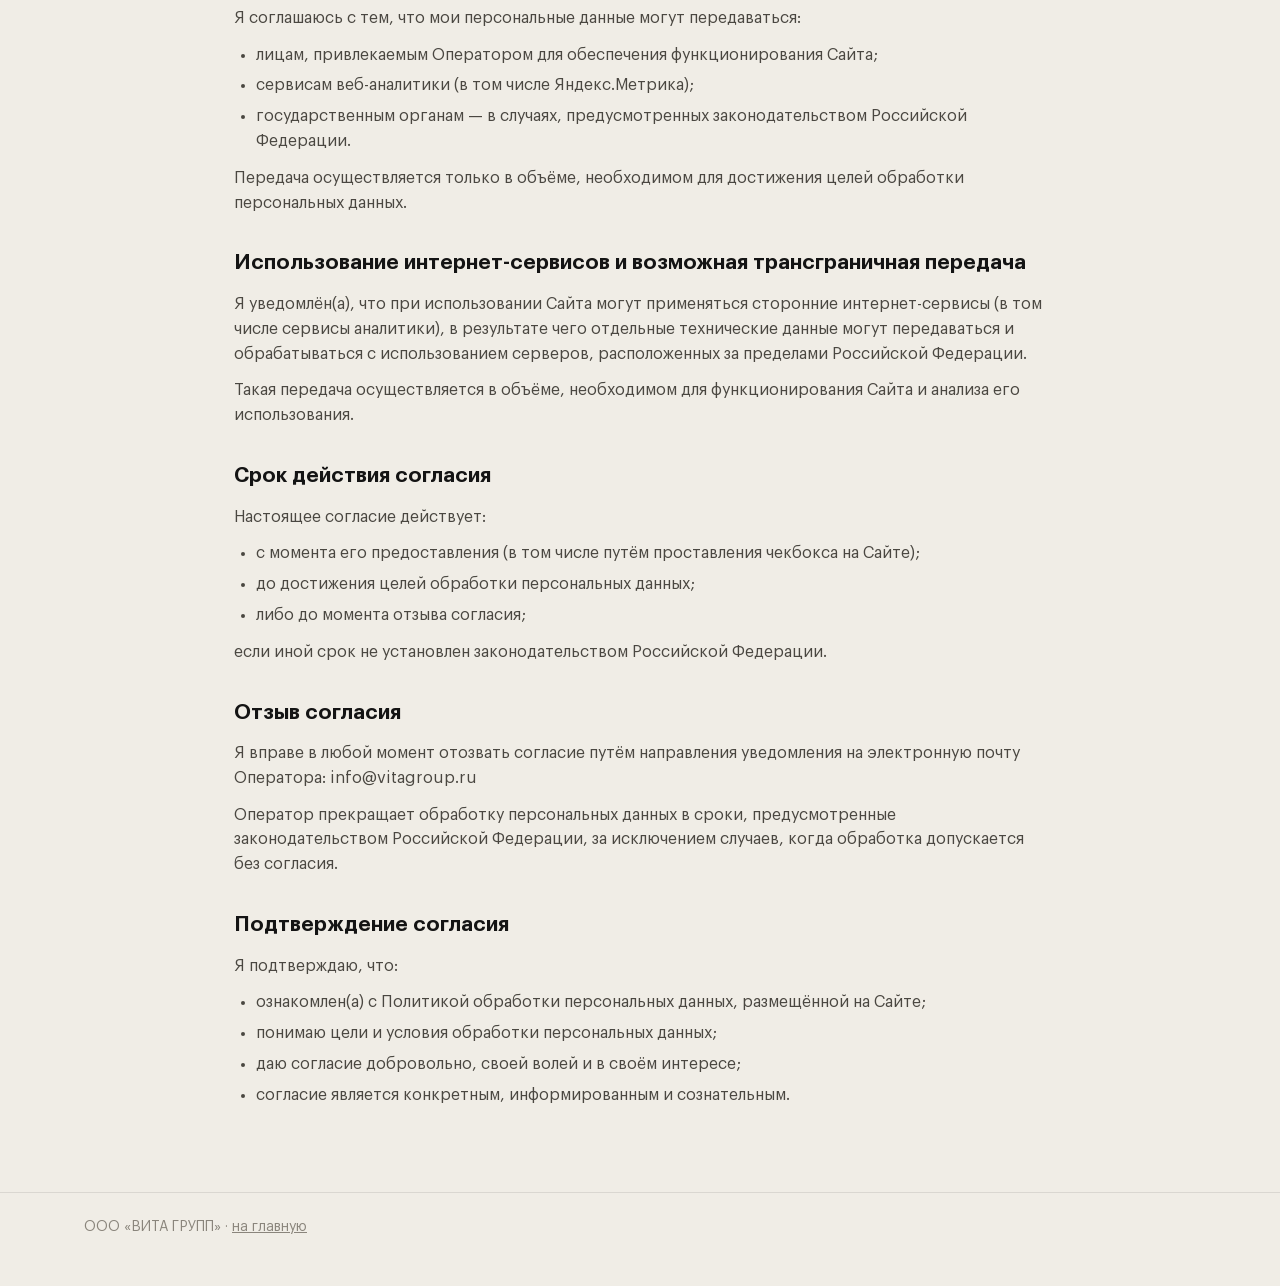
<file: consent.html>
<!DOCTYPE html>
<html lang="ru">
<head>
  <meta charset="UTF-8">
  <meta name="viewport" content="width=device-width, initial-scale=1.0">
  <title>Согласие на обработку персональных данных — VITA GROUP</title>
  <link rel="preload" href="fonts/GraphikLCG-Regular.woff2" as="font" type="font/woff2" crossorigin>
  <link rel="preload" href="fonts/GraphikLCG-Semibold.woff2" as="font" type="font/woff2" crossorigin>
  <link rel="stylesheet" href="css/style.css">
</head>
<body class="legal-page">
  <header class="header header--static">
    <div class="container header__inner">
      <a class="logo" href="index.html" aria-label="VITA GROUP — на главную">
        <svg class="logo__svg" viewBox="0 0 130 17" fill="none" xmlns="http://www.w3.org/2000/svg" role="img" aria-hidden="true"><path id="logo-path" d="M0 0.402791H2.46408L7.7029 13.6078L13.1667 0.402791H14.3773L8.29213 15.1211L8.89208 16.5906H6.36372L0 0.402791ZM18.7377 16.5906H16.3807V0.402791H18.7377V16.5906ZM31.3687 0.402791V1.46965H27.5119V16.5906H25.1657V1.46965H21.2767V0.402791H31.3687ZM45.1568 16.5906H42.682L41.8035 14.4896H33.0935L32.2364 16.5906H30.9401L36.7789 2.48207L35.9218 0.402791H38.4287L45.1568 16.5906ZM33.5327 13.4228H41.3643L37.4109 4.01703L33.5327 13.4228ZM53.8131 8.29533C53.8131 9.39122 53.9881 10.3855 54.3381 11.2782C54.6952 12.1636 55.2023 12.922 55.8594 13.5534C56.5164 14.1848 57.3164 14.671 58.2592 15.0121C59.2091 15.3532 60.2732 15.5238 61.4517 15.5238H63.7979V6.10719H66.1442V16.5906H60.4876C59.6376 16.5906 58.8198 16.5145 58.0342 16.3621C57.2485 16.2096 56.5128 15.9811 55.8272 15.6762C55.1415 15.3713 54.5202 14.9904 53.9632 14.5332C53.406 14.076 52.9276 13.5389 52.5275 12.922C52.1275 12.3051 51.8169 11.612 51.5955 10.8427C51.3813 10.0734 51.274 9.2243 51.274 8.29533C51.274 7.51878 51.374 6.77489 51.5741 6.06365C51.7811 5.35242 52.0669 4.69199 52.4311 4.08235C52.8025 3.47272 53.2453 2.92114 53.7595 2.42764C54.2809 1.93413 54.8559 1.5132 55.4844 1.16483C56.1201 0.809213 56.8022 0.537056 57.5306 0.348361C58.2592 0.159665 59.0199 0.0653176 59.8126 0.0653176C61.0482 0.0653176 62.1981 0.272156 63.2623 0.685836C64.3265 1.09951 65.2693 1.6656 66.0906 2.3841L65.4907 3.18967C65.1621 2.90664 64.7979 2.64173 64.3979 2.39498C64.0051 2.14823 63.5837 1.93413 63.1338 1.75269C62.6909 1.57125 62.2302 1.42973 61.7516 1.32812C61.2732 1.22652 60.791 1.17572 60.3055 1.17572C59.2984 1.18297 58.3948 1.36804 57.5949 1.73092C56.7951 2.08654 56.113 2.58368 55.5487 3.22234C54.9916 3.85373 54.5631 4.60126 54.2631 5.46491C53.9632 6.32856 53.8131 7.27203 53.8131 8.29533ZM74.5649 0.402791C75.472 0.402791 76.254 0.486253 76.911 0.653176C77.5753 0.812841 78.136 1.02694 78.5931 1.29547C79.0573 1.564 79.4288 1.87244 79.7073 2.2208C79.9929 2.56916 80.2108 2.9284 80.3608 3.29854C80.5179 3.66867 80.6215 4.03881 80.6714 4.40894C80.7286 4.77182 80.7571 5.10929 80.7571 5.42136C80.7571 5.82052 80.693 6.26687 80.5643 6.76037C80.443 7.25389 80.218 7.73288 79.8894 8.19736C79.568 8.66185 79.1252 9.08278 78.561 9.46017C77.9967 9.83031 77.279 10.0952 76.4076 10.2549L81.0143 16.5906H78.1432L73.6435 10.4182H71.908V16.5906H69.5618V0.402791H74.5649ZM71.908 1.46965V9.34041H73.2472C74.0114 9.34041 74.7006 9.27148 75.3148 9.13358C75.9362 8.98843 76.4647 8.75982 76.9003 8.44775C77.3431 8.12841 77.6824 7.71836 77.9181 7.2176C78.1539 6.70957 78.2717 6.09631 78.2717 5.37782C78.2717 4.56497 78.1289 3.90454 77.8431 3.39652C77.5575 2.88124 77.1789 2.48207 76.7075 2.19902C76.2434 1.91598 75.7111 1.72366 75.1112 1.62205C74.5113 1.52045 73.897 1.46965 73.2686 1.46965H71.908ZM91.2027 16.9064C90.4171 16.9064 89.66 16.8048 88.9315 16.6016C88.2101 16.3983 87.5315 16.1153 86.8959 15.7525C86.2675 15.3824 85.6925 14.9397 85.1711 14.4244C84.6569 13.909 84.2141 13.3393 83.8426 12.7152C83.4712 12.0838 83.182 11.4088 82.9748 10.6903C82.7749 9.96456 82.6749 9.20979 82.6749 8.42598C82.6749 7.65667 82.7749 6.91278 82.9748 6.19428C83.182 5.4758 83.4712 4.80448 83.8426 4.18033C84.2141 3.55618 84.6569 2.98647 85.1711 2.47119C85.6925 1.95591 86.2675 1.51682 86.8959 1.15394C87.5315 0.791069 88.2101 0.508025 88.9315 0.304816C89.66 0.101605 90.4171 0 91.2027 0C91.9812 0 92.7311 0.101605 93.4524 0.304816C94.1739 0.500768 94.8488 0.783811 95.4773 1.15394C96.1058 1.51682 96.6772 1.95591 97.1915 2.47119C97.7128 2.98647 98.1556 3.55618 98.52 4.18033C98.8913 4.80448 99.177 5.4758 99.377 6.19428C99.5841 6.91278 99.6876 7.65667 99.6876 8.42598C99.6876 9.20979 99.5841 9.96456 99.377 10.6903C99.177 11.4088 98.8913 12.0838 98.52 12.7152C98.1556 13.3393 97.7128 13.909 97.1915 14.4244C96.6772 14.9397 96.1058 15.3824 95.4773 15.7525C94.8488 16.1153 94.1739 16.3983 93.4524 16.6016C92.7311 16.8048 91.9812 16.9064 91.2027 16.9064ZM91.2027 15.8504C92.174 15.8504 93.031 15.6581 93.7739 15.2734C94.5238 14.8888 95.1523 14.3626 95.6594 13.6949C96.1665 13.0272 96.5486 12.2434 96.8058 11.3435C97.0701 10.4363 97.2021 9.4638 97.2021 8.42598C97.2021 7.3954 97.0737 6.43015 96.8165 5.53023C96.5594 4.6303 96.1772 3.85011 95.6701 3.18967C95.1701 2.52924 94.5452 2.01033 93.7953 1.63295C93.0454 1.24829 92.1812 1.05597 91.2027 1.05597C90.21 1.05597 89.3385 1.24829 88.5887 1.63295C87.8459 2.01033 87.2209 2.52924 86.7138 3.18967C86.2139 3.85011 85.8354 4.6303 85.5781 5.53023C85.3283 6.43015 85.2032 7.3954 85.2032 8.42598C85.2032 9.4638 85.3318 10.4363 85.589 11.3435C85.8461 12.2434 86.2246 13.0272 86.7245 13.6949C87.2316 14.3626 87.8601 14.8888 88.6101 15.2734C89.36 15.6581 90.2242 15.8504 91.2027 15.8504ZM112.19 0.402791H114.536V16.5906H112.19V15.317L109.576 16.2096C109.219 16.3331 108.858 16.4383 108.494 16.5254C108.13 16.6125 107.776 16.6851 107.433 16.743C107.091 16.8012 106.766 16.841 106.458 16.8629C106.151 16.8919 105.88 16.9064 105.644 16.9064C105.137 16.9064 104.705 16.8483 104.348 16.7322C103.991 16.6234 103.694 16.4818 103.459 16.3076C103.223 16.1262 103.037 15.9266 102.902 15.7088C102.766 15.4912 102.662 15.2806 102.591 15.0775C102.527 14.8743 102.484 14.6893 102.462 14.5223C102.448 14.3481 102.441 14.2211 102.441 14.1412V0.402791H104.798V13.205C104.798 13.3429 104.812 13.5389 104.841 13.7929C104.869 14.0396 104.952 14.2864 105.087 14.5332C105.223 14.7727 105.434 14.9831 105.719 15.1646C106.005 15.346 106.405 15.4367 106.919 15.4367C107.341 15.4367 107.751 15.415 108.151 15.3713C108.551 15.3279 108.958 15.2625 109.373 15.1754C109.794 15.0883 110.233 14.9795 110.69 14.8488C111.147 14.711 111.647 14.5477 112.19 14.359V0.402791ZM120.911 12.3341V16.5906H118.565V0.402791H122.55C123.671 0.402791 124.632 0.500768 125.432 0.696721C126.232 0.885417 126.903 1.13943 127.446 1.45877C127.989 1.77809 128.424 2.14823 128.753 2.56916C129.081 2.98283 129.331 3.41466 129.503 3.86463C129.674 4.30734 129.785 4.75367 129.835 5.20364C129.892 5.64634 129.921 6.06003 129.921 6.44467C129.921 6.82206 129.889 7.23211 129.824 7.67482C129.767 8.11027 129.646 8.54572 129.46 8.98117C129.281 9.41662 129.024 9.83757 128.689 10.244C128.36 10.6431 127.921 10.9988 127.371 11.3108C126.828 11.6229 126.16 11.8733 125.368 12.062C124.582 12.2434 123.643 12.3341 122.55 12.3341H120.911ZM120.911 1.46965V11.2673H122.229C123.021 11.2673 123.739 11.1766 124.382 10.9951C125.025 10.8137 125.571 10.5234 126.021 10.1242C126.478 9.72507 126.828 9.21704 127.071 8.60016C127.314 7.97601 127.435 7.22122 127.435 6.33582C127.435 5.66086 127.371 5.07299 127.242 4.57223C127.121 4.06421 126.946 3.63238 126.717 3.27676C126.489 2.9139 126.214 2.61633 125.893 2.3841C125.578 2.15185 125.228 1.96679 124.843 1.82889C124.464 1.691 124.057 1.59665 123.621 1.54586C123.186 1.49505 122.736 1.46965 122.271 1.46965H120.911Z" fill="currentColor"/></svg>
      </a>
      <nav class="header__nav" aria-label="Навигация">
        <a href="index.html">← На главную</a>
      </nav>
    </div>
  </header>
  <main class="legal container">
      <h1>Согласие на обработку персональных данных</h1>
      <p>Я, являясь пользователем сайта https://vitagroup.ru/ (далее — Сайт), действуя свободно, своей волей и в своём интересе, в соответствии с требованиями Федерального закона от 27.07.2006 №152-ФЗ «О персональных данных», даю своё согласие</p>
      <p>Обществу с ограниченной ответственностью «ВИТА ГРУПП»</p>
      <p>ИНН: 7722329862</p>
      <p>ОГРН: 1157746509282</p>
      <p>Адрес: г. Москва, Ленинградский проспект, д. 45</p>
      <p>(далее — Оператор)</p>
      <p>на обработку моих персональных данных на следующих условиях:</p>
      <h2>Перечень персональных данных</h2>
      <p>Я даю согласие на обработку следующих персональных данных:</p>
      <ul>
      <li>фамилия, имя, отчество (при наличии);</li>
      <li>номер телефона;</li>
      <li>адрес электронной почты;</li>
      <li>иные сведения, указанные мной в формах на Сайте;</li>
      <li>содержание обращений и сообщений.</li>
      </ul>
      <p>Также автоматически могут обрабатываться:</p>
      <ul>
      <li>IP-адрес;</li>
      <li>данные о браузере и устройстве;</li>
      <li>файлы cookie;</li>
      <li>сведения о действиях на Сайте;</li>
      <li>технические и аналитические данные.</li>
      </ul>
      <h2>Цели обработки персональных данных</h2>
      <p>Персональные данные обрабатываются в целях:</p>
      <ul>
      <li>обработки обращений и заявок;</li>
      <li>предоставления услуг и консультаций;</li>
      <li>обратной связи с Пользователем;</li>
      <li>заключения и исполнения договоров;</li>
      <li>ведения клиентского учёта;</li>
      <li>направления информационных сообщений (при наличии отдельного согласия);</li>
      <li>анализа пользовательской активности и улучшения работы Сайта;</li>
      <li>соблюдения требований законодательства Российской Федерации.</li>
      </ul>
      <h2>Действия с персональными данными</h2>
      <p>Я даю согласие на совершение следующих действий:</p>
      <p>сбор, запись, систематизацию, накопление, хранение, уточнение (обновление, изменение), извлечение, использование, передачу (предоставление, доступ), обезличивание, блокирование, удаление и уничтожение персональных данных.</p>
      <h2>Передача персональных данных третьим лицам</h2>
      <p>Я соглашаюсь с тем, что мои персональные данные могут передаваться:</p>
      <ul>
      <li>лицам, привлекаемым Оператором для обеспечения функционирования Сайта;</li>
      <li>сервисам веб-аналитики (в том числе Яндекс.Метрика);</li>
      <li>государственным органам — в случаях, предусмотренных законодательством Российской Федерации.</li>
      </ul>
      <p>Передача осуществляется только в объёме, необходимом для достижения целей обработки персональных данных.</p>
      <h2>Использование интернет-сервисов и возможная трансграничная передача</h2>
      <p>Я уведомлён(а), что при использовании Сайта могут применяться сторонние интернет-сервисы (в том числе сервисы аналитики), в результате чего отдельные технические данные могут передаваться и обрабатываться с использованием серверов, расположенных за пределами Российской Федерации.</p>
      <p>Такая передача осуществляется в объёме, необходимом для функционирования Сайта и анализа его использования.</p>
      <h2>Срок действия согласия</h2>
      <p>Настоящее согласие действует:</p>
      <ul>
      <li>с момента его предоставления (в том числе путём проставления чекбокса на Сайте);</li>
      <li>до достижения целей обработки персональных данных;</li>
      <li>либо до момента отзыва согласия;</li>
      </ul>
      <p>если иной срок не установлен законодательством Российской Федерации.</p>
      <h2>Отзыв согласия</h2>
      <p>Я вправе в любой момент отозвать согласие путём направления уведомления на электронную почту Оператора: info@vitagroup.ru</p>
      <p>Оператор прекращает обработку персональных данных в сроки, предусмотренные законодательством Российской Федерации, за исключением случаев, когда обработка допускается без согласия.</p>
      <h2>Подтверждение согласия</h2>
      <p>Я подтверждаю, что:</p>
      <ul>
      <li>ознакомлен(а) с Политикой обработки персональных данных, размещённой на Сайте;</li>
      <li>понимаю цели и условия обработки персональных данных;</li>
      <li>даю согласие добровольно, своей волей и в своём интересе;</li>
      <li>согласие является конкретным, информированным и сознательным.</li>
      </ul>
  </main>
  <footer class="legal__footer">
    <div class="container">
      <p>ООО «ВИТА ГРУПП» · <a href="index.html">на главную</a></p>
    </div>
  </footer>
</body>
</html>
</file>
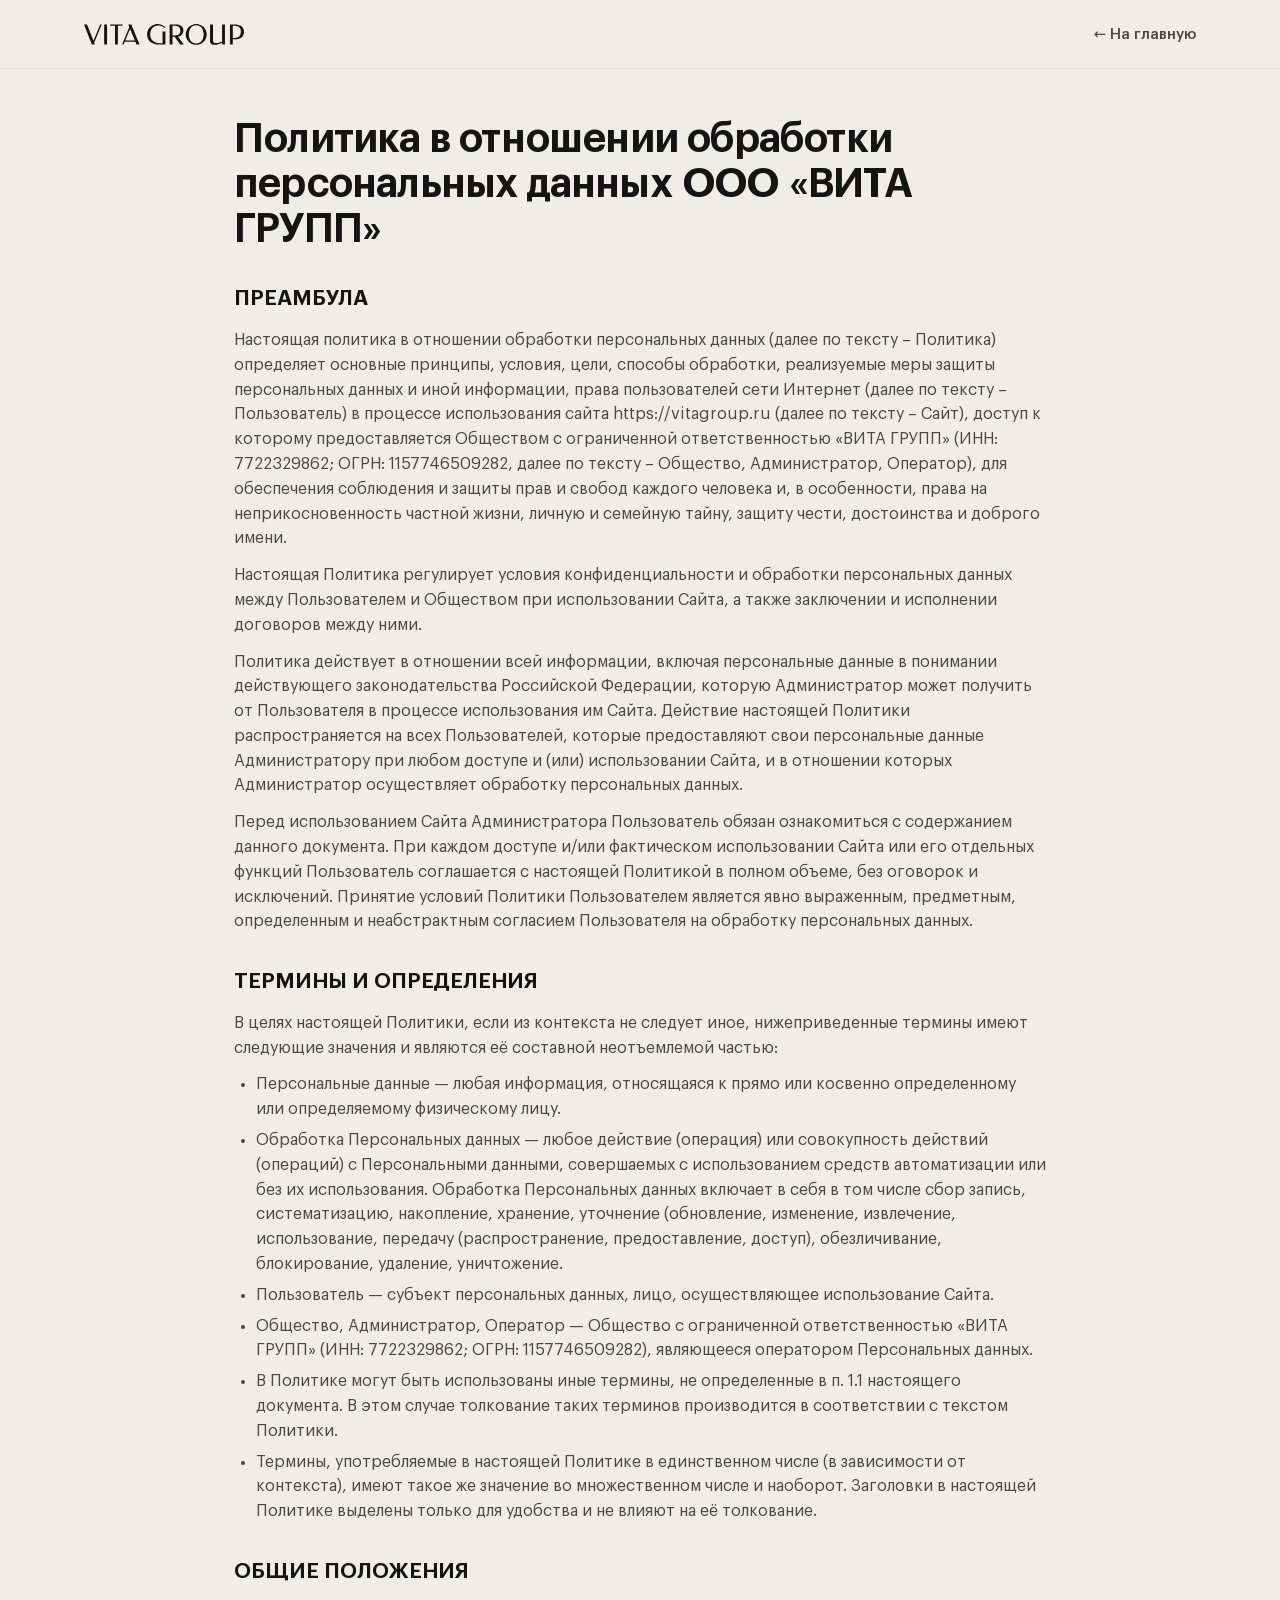
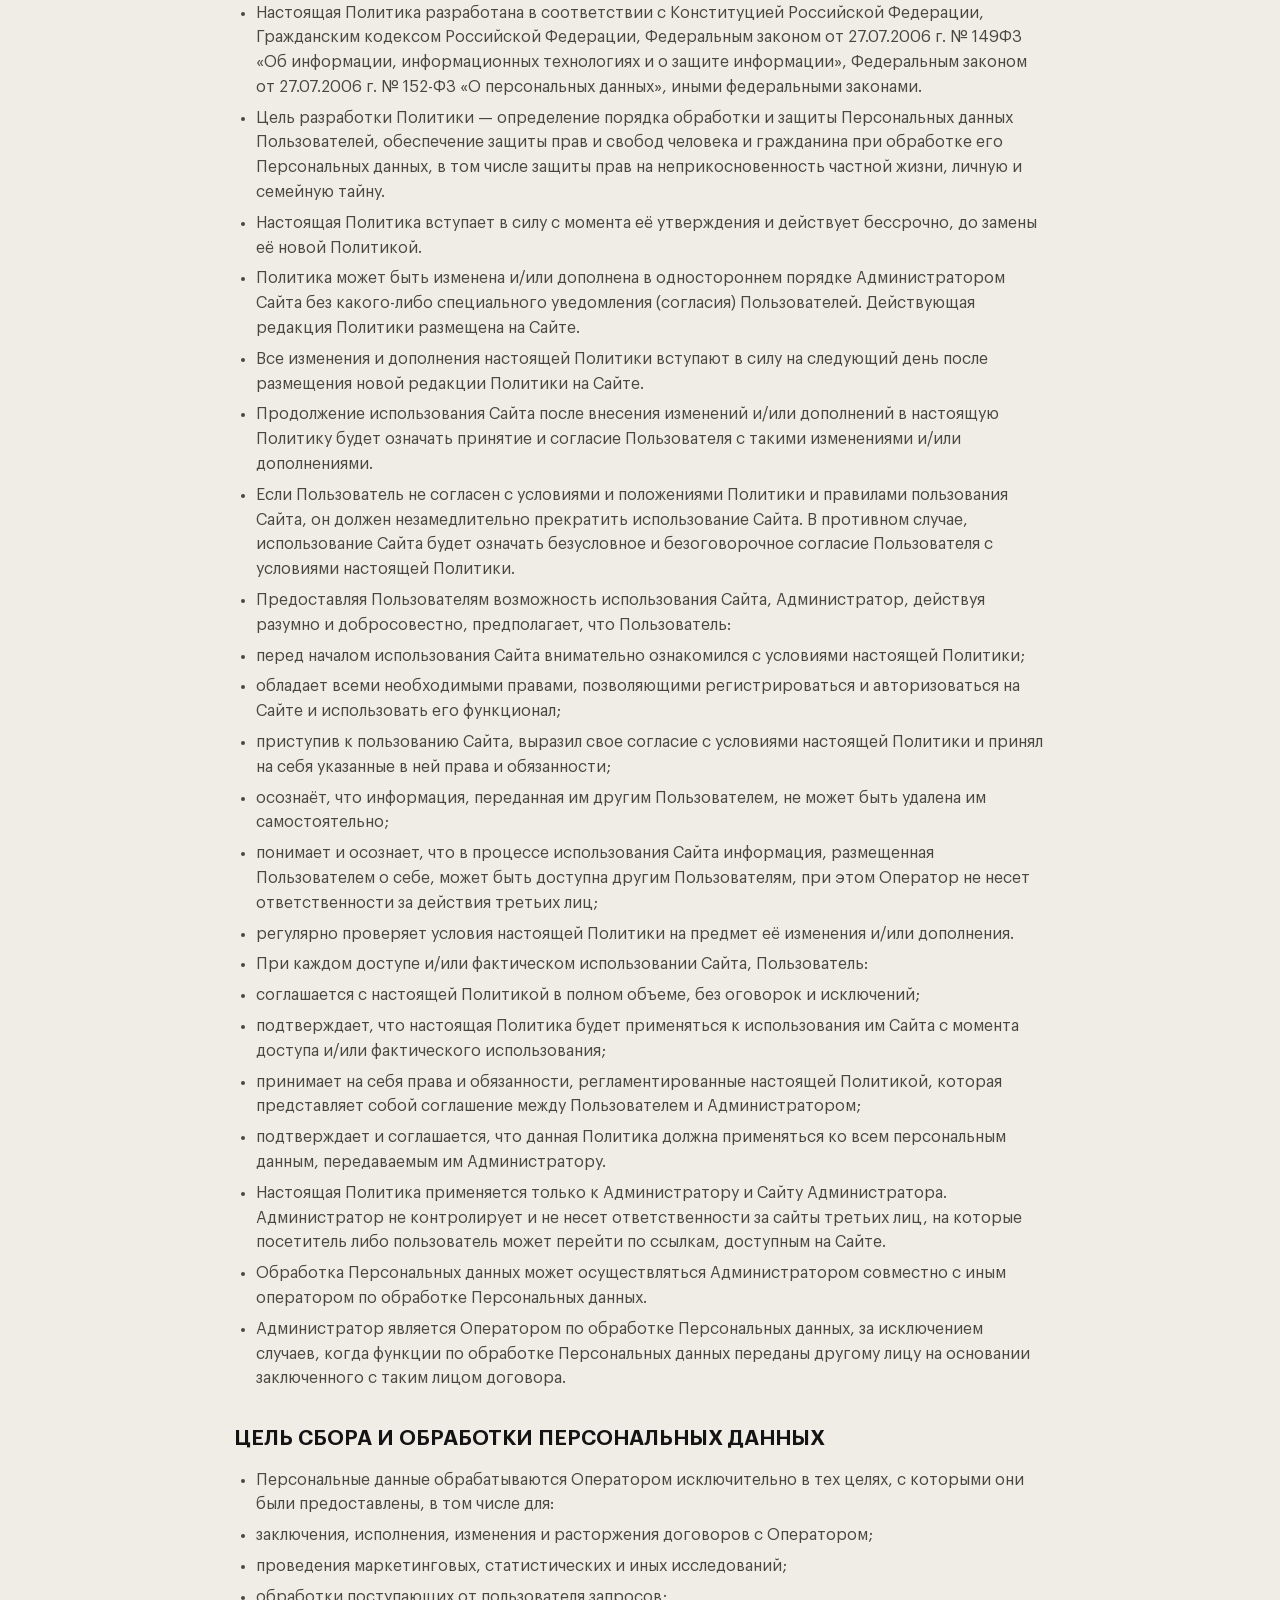
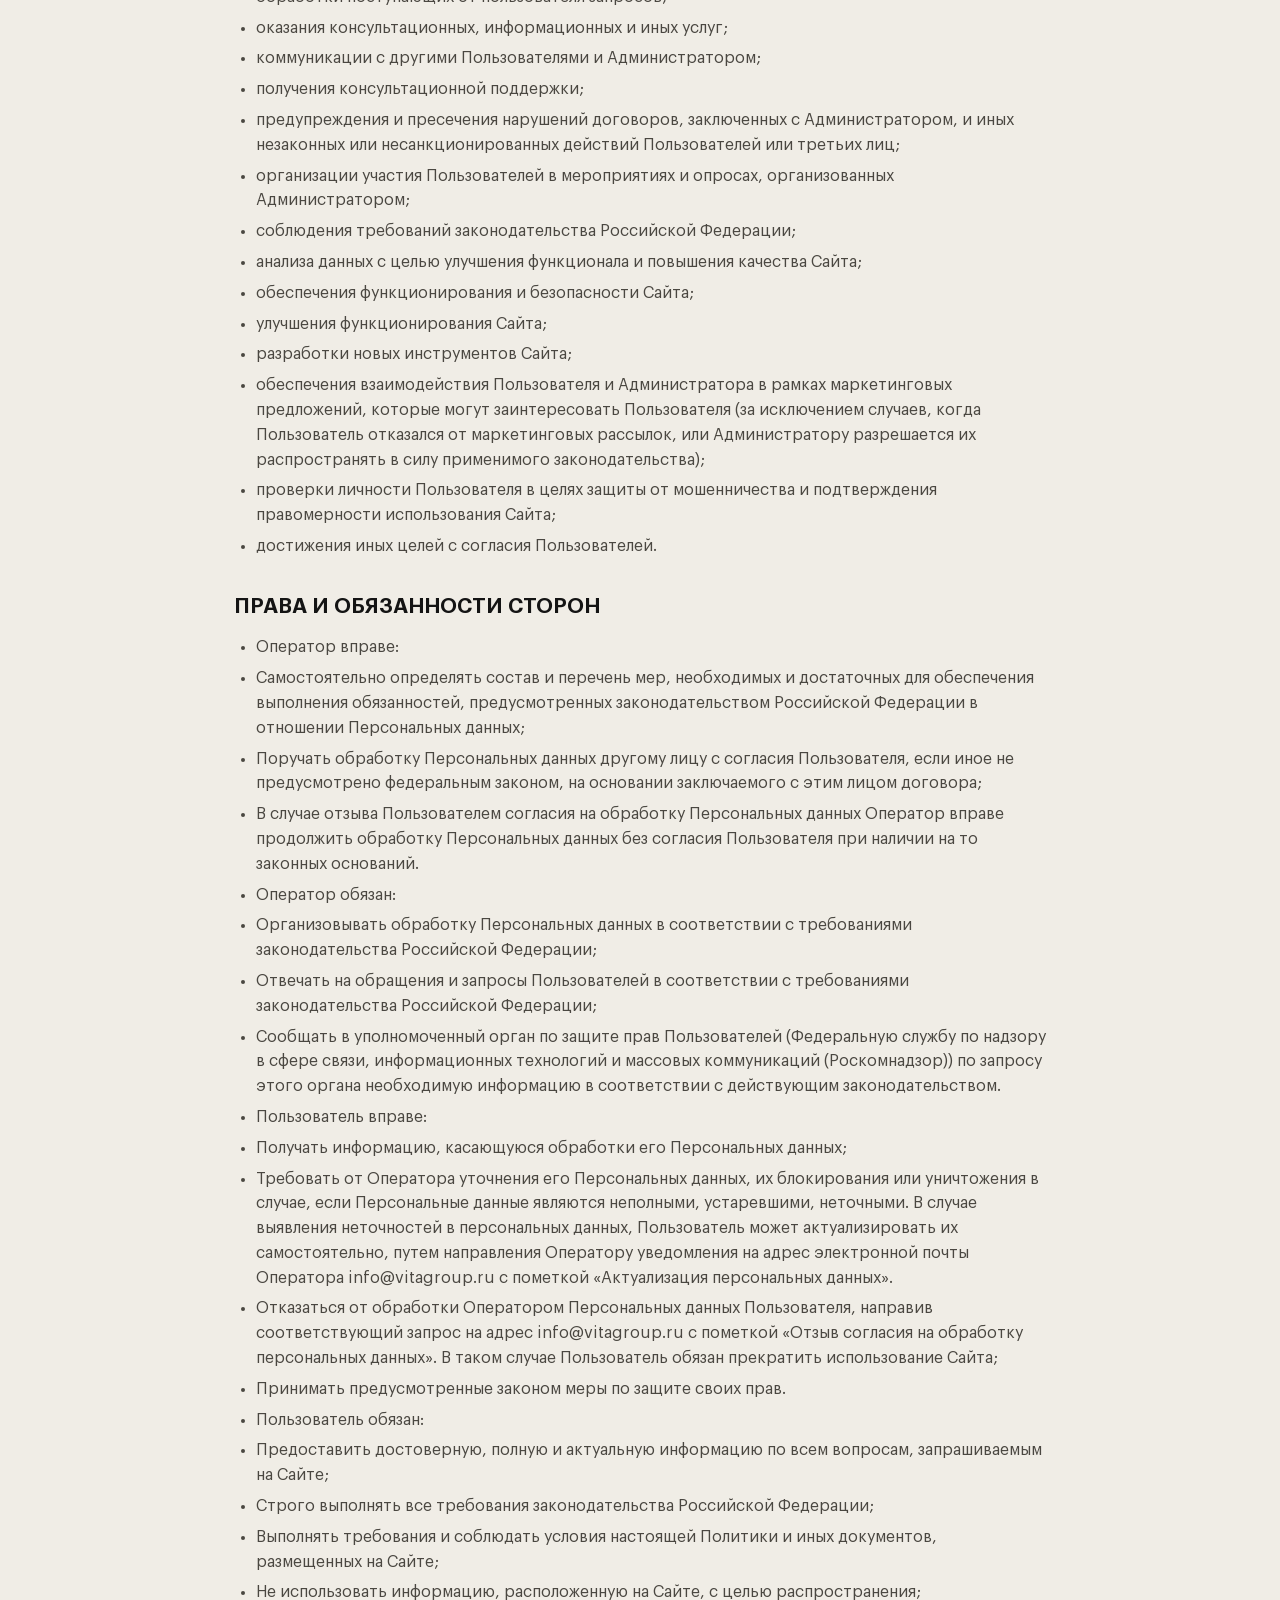
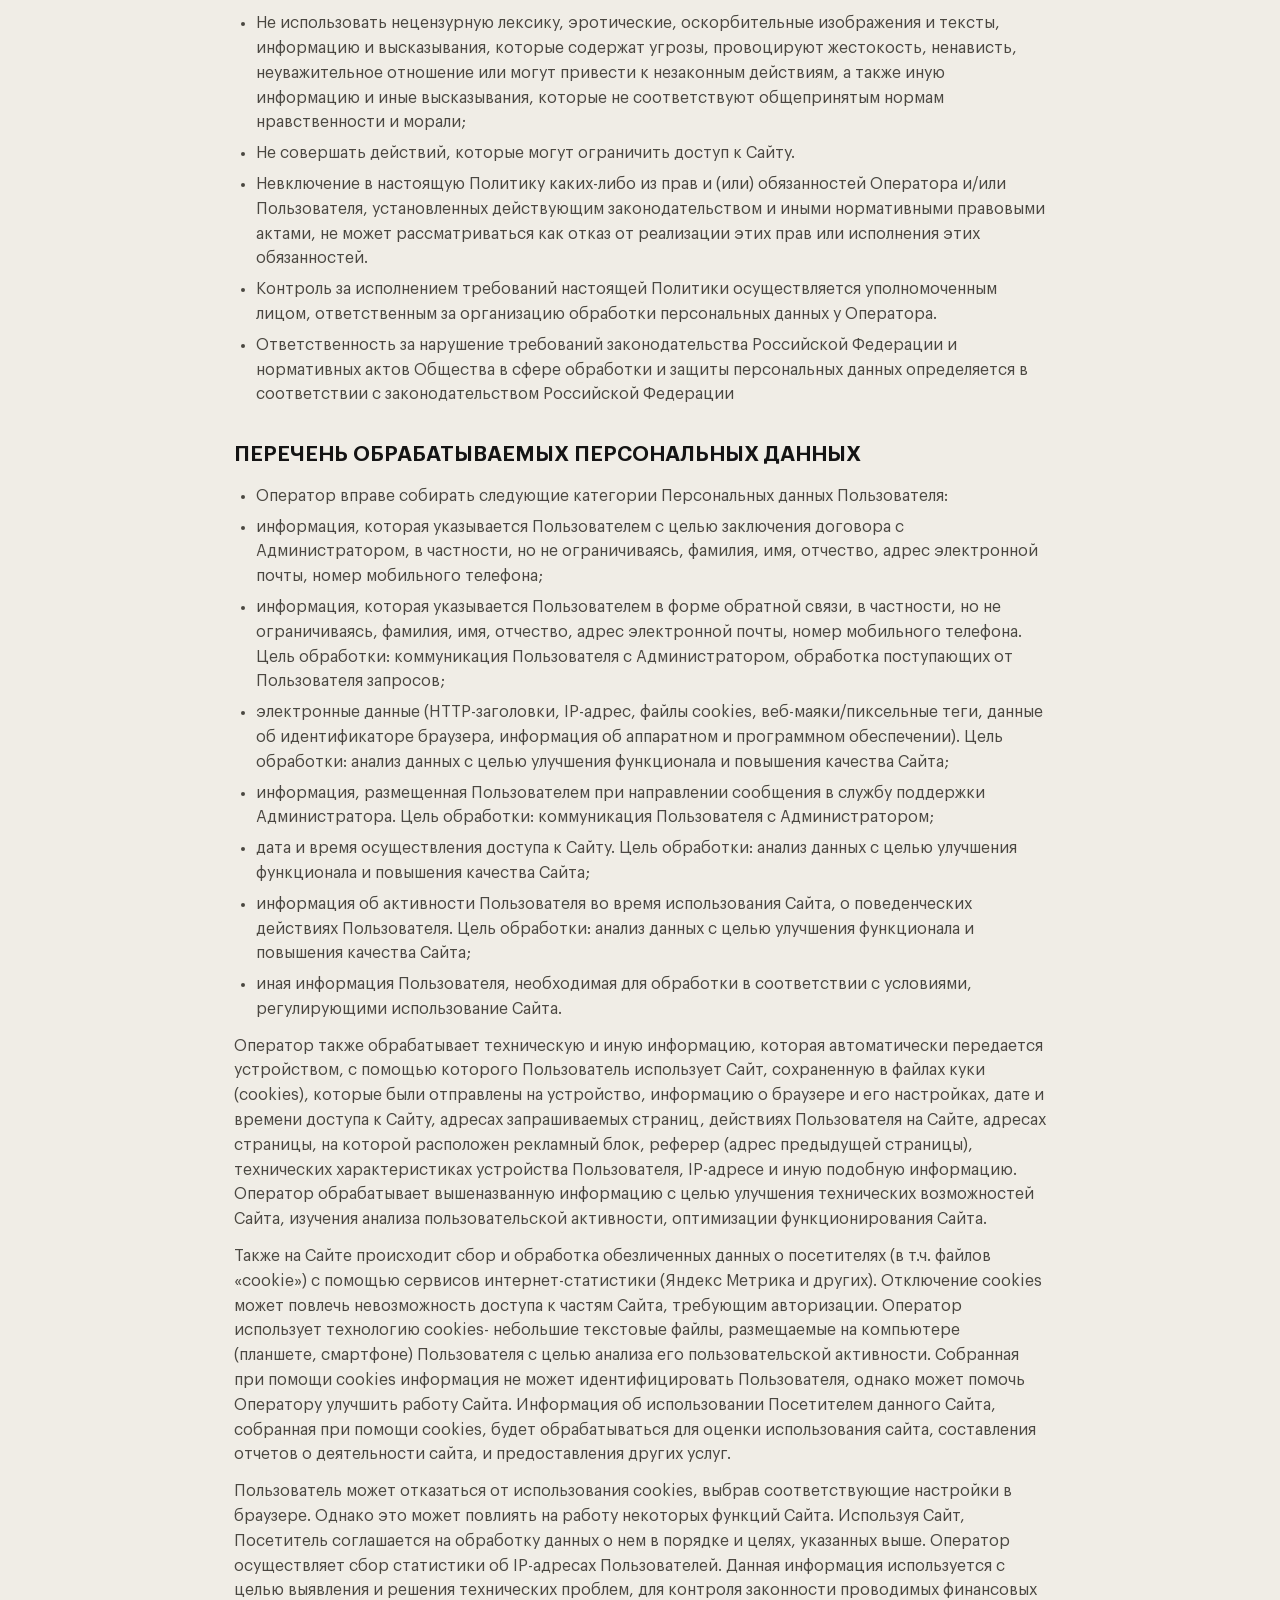
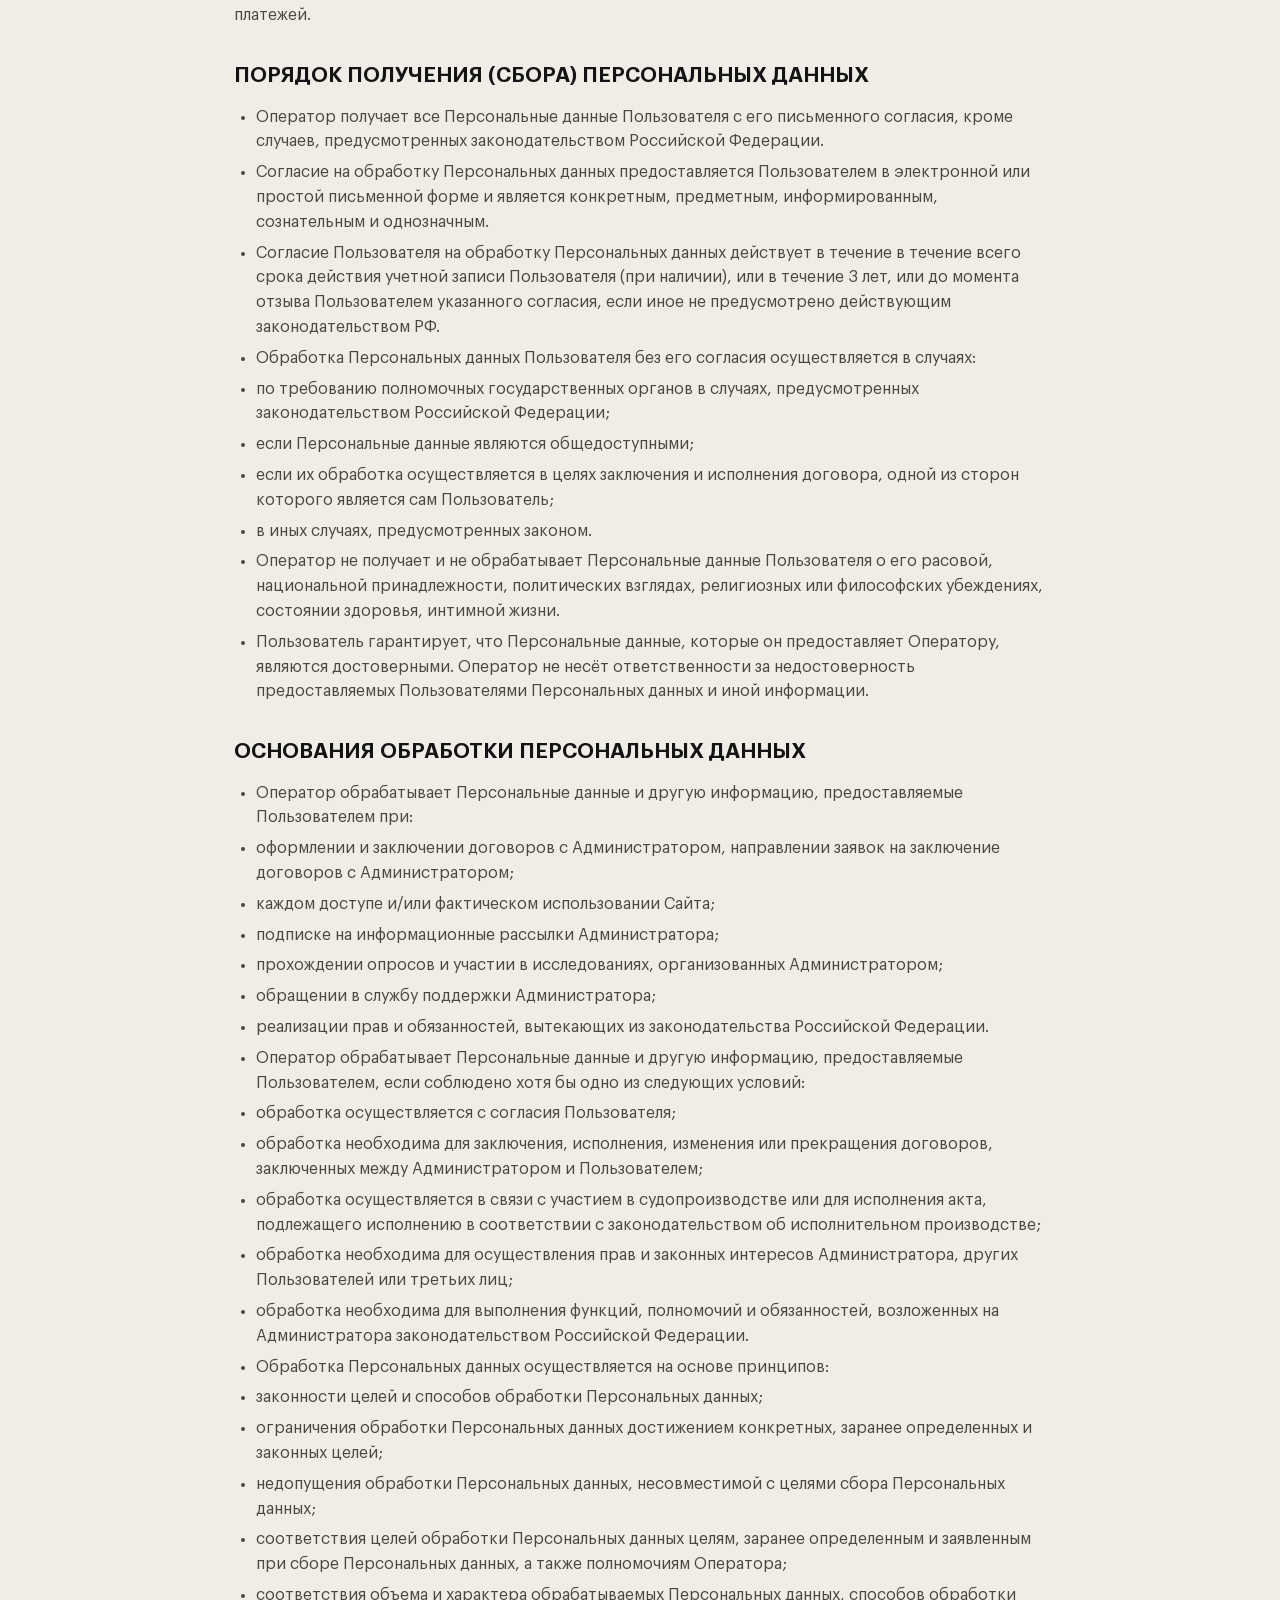
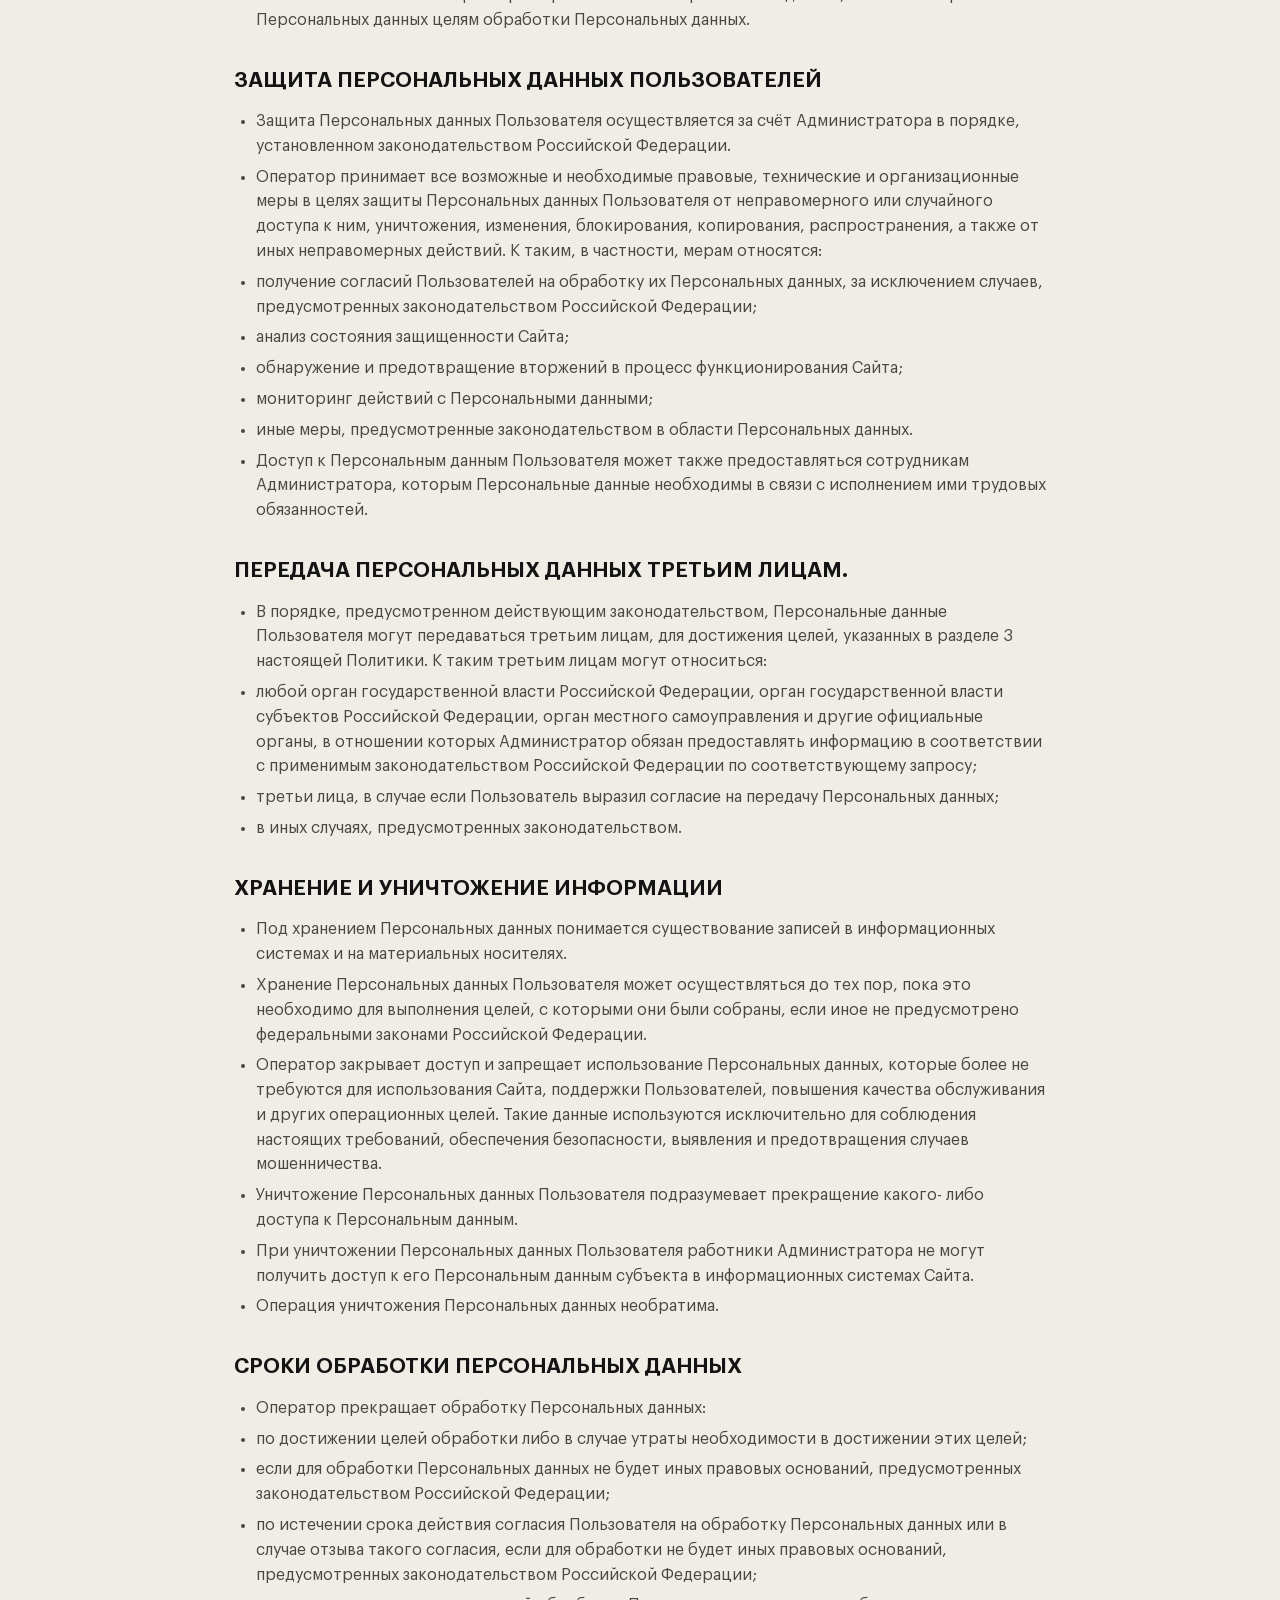
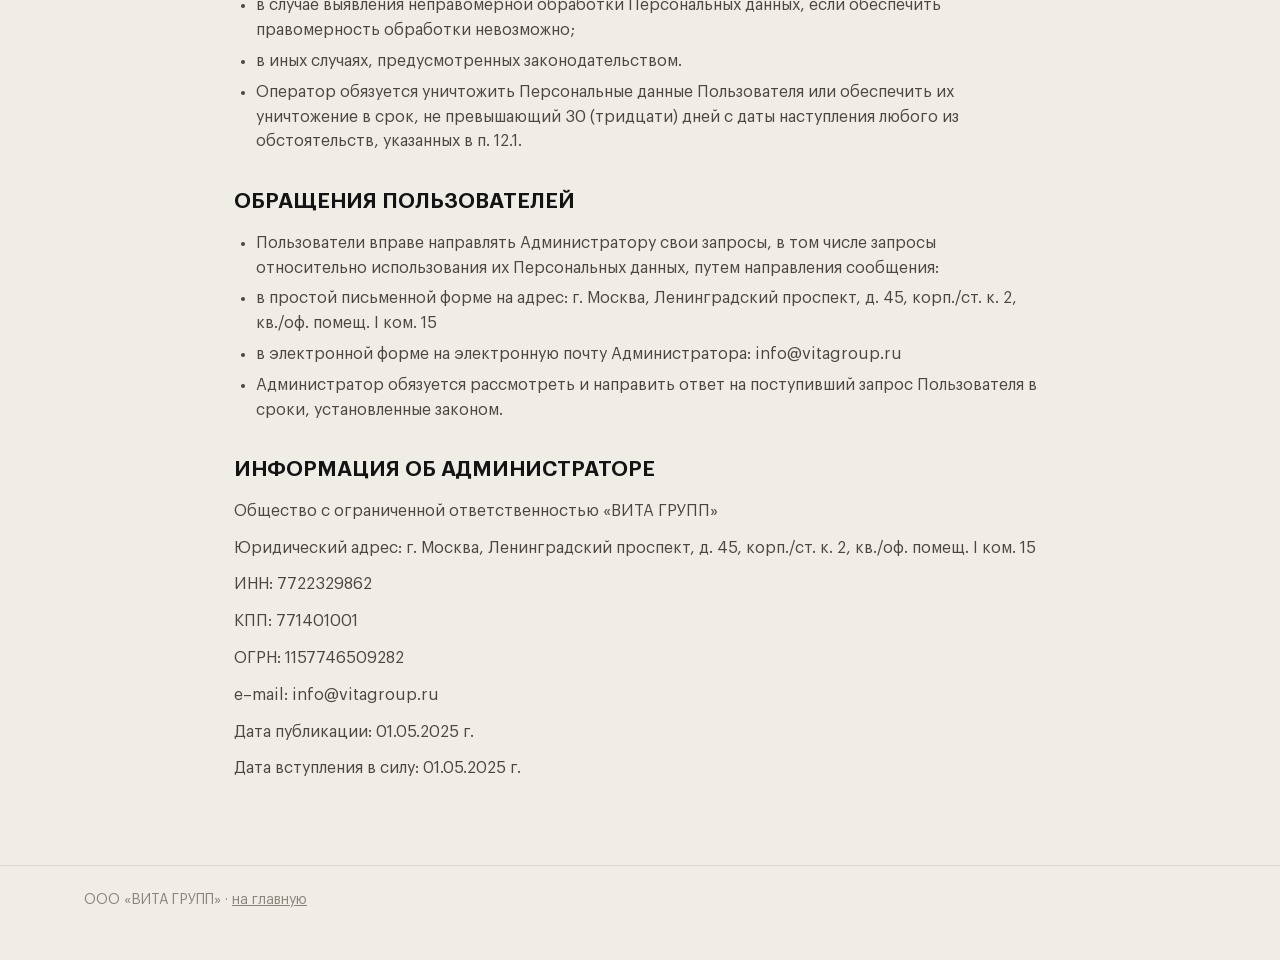
<file: privacy.html>
<!DOCTYPE html>
<html lang="ru">
<head>
  <meta charset="UTF-8">
  <meta name="viewport" content="width=device-width, initial-scale=1.0">
  <title>Политика конфиденциальности — VITA GROUP</title>
  <link rel="preload" href="fonts/GraphikLCG-Regular.woff2" as="font" type="font/woff2" crossorigin>
  <link rel="preload" href="fonts/GraphikLCG-Semibold.woff2" as="font" type="font/woff2" crossorigin>
  <link rel="stylesheet" href="css/style.css">
</head>
<body class="legal-page">
  <header class="header header--static">
    <div class="container header__inner">
      <a class="logo" href="index.html" aria-label="VITA GROUP — на главную">
        <svg class="logo__svg" viewBox="0 0 130 17" fill="none" xmlns="http://www.w3.org/2000/svg" role="img" aria-hidden="true"><path id="logo-path" d="M0 0.402791H2.46408L7.7029 13.6078L13.1667 0.402791H14.3773L8.29213 15.1211L8.89208 16.5906H6.36372L0 0.402791ZM18.7377 16.5906H16.3807V0.402791H18.7377V16.5906ZM31.3687 0.402791V1.46965H27.5119V16.5906H25.1657V1.46965H21.2767V0.402791H31.3687ZM45.1568 16.5906H42.682L41.8035 14.4896H33.0935L32.2364 16.5906H30.9401L36.7789 2.48207L35.9218 0.402791H38.4287L45.1568 16.5906ZM33.5327 13.4228H41.3643L37.4109 4.01703L33.5327 13.4228ZM53.8131 8.29533C53.8131 9.39122 53.9881 10.3855 54.3381 11.2782C54.6952 12.1636 55.2023 12.922 55.8594 13.5534C56.5164 14.1848 57.3164 14.671 58.2592 15.0121C59.2091 15.3532 60.2732 15.5238 61.4517 15.5238H63.7979V6.10719H66.1442V16.5906H60.4876C59.6376 16.5906 58.8198 16.5145 58.0342 16.3621C57.2485 16.2096 56.5128 15.9811 55.8272 15.6762C55.1415 15.3713 54.5202 14.9904 53.9632 14.5332C53.406 14.076 52.9276 13.5389 52.5275 12.922C52.1275 12.3051 51.8169 11.612 51.5955 10.8427C51.3813 10.0734 51.274 9.2243 51.274 8.29533C51.274 7.51878 51.374 6.77489 51.5741 6.06365C51.7811 5.35242 52.0669 4.69199 52.4311 4.08235C52.8025 3.47272 53.2453 2.92114 53.7595 2.42764C54.2809 1.93413 54.8559 1.5132 55.4844 1.16483C56.1201 0.809213 56.8022 0.537056 57.5306 0.348361C58.2592 0.159665 59.0199 0.0653176 59.8126 0.0653176C61.0482 0.0653176 62.1981 0.272156 63.2623 0.685836C64.3265 1.09951 65.2693 1.6656 66.0906 2.3841L65.4907 3.18967C65.1621 2.90664 64.7979 2.64173 64.3979 2.39498C64.0051 2.14823 63.5837 1.93413 63.1338 1.75269C62.6909 1.57125 62.2302 1.42973 61.7516 1.32812C61.2732 1.22652 60.791 1.17572 60.3055 1.17572C59.2984 1.18297 58.3948 1.36804 57.5949 1.73092C56.7951 2.08654 56.113 2.58368 55.5487 3.22234C54.9916 3.85373 54.5631 4.60126 54.2631 5.46491C53.9632 6.32856 53.8131 7.27203 53.8131 8.29533ZM74.5649 0.402791C75.472 0.402791 76.254 0.486253 76.911 0.653176C77.5753 0.812841 78.136 1.02694 78.5931 1.29547C79.0573 1.564 79.4288 1.87244 79.7073 2.2208C79.9929 2.56916 80.2108 2.9284 80.3608 3.29854C80.5179 3.66867 80.6215 4.03881 80.6714 4.40894C80.7286 4.77182 80.7571 5.10929 80.7571 5.42136C80.7571 5.82052 80.693 6.26687 80.5643 6.76037C80.443 7.25389 80.218 7.73288 79.8894 8.19736C79.568 8.66185 79.1252 9.08278 78.561 9.46017C77.9967 9.83031 77.279 10.0952 76.4076 10.2549L81.0143 16.5906H78.1432L73.6435 10.4182H71.908V16.5906H69.5618V0.402791H74.5649ZM71.908 1.46965V9.34041H73.2472C74.0114 9.34041 74.7006 9.27148 75.3148 9.13358C75.9362 8.98843 76.4647 8.75982 76.9003 8.44775C77.3431 8.12841 77.6824 7.71836 77.9181 7.2176C78.1539 6.70957 78.2717 6.09631 78.2717 5.37782C78.2717 4.56497 78.1289 3.90454 77.8431 3.39652C77.5575 2.88124 77.1789 2.48207 76.7075 2.19902C76.2434 1.91598 75.7111 1.72366 75.1112 1.62205C74.5113 1.52045 73.897 1.46965 73.2686 1.46965H71.908ZM91.2027 16.9064C90.4171 16.9064 89.66 16.8048 88.9315 16.6016C88.2101 16.3983 87.5315 16.1153 86.8959 15.7525C86.2675 15.3824 85.6925 14.9397 85.1711 14.4244C84.6569 13.909 84.2141 13.3393 83.8426 12.7152C83.4712 12.0838 83.182 11.4088 82.9748 10.6903C82.7749 9.96456 82.6749 9.20979 82.6749 8.42598C82.6749 7.65667 82.7749 6.91278 82.9748 6.19428C83.182 5.4758 83.4712 4.80448 83.8426 4.18033C84.2141 3.55618 84.6569 2.98647 85.1711 2.47119C85.6925 1.95591 86.2675 1.51682 86.8959 1.15394C87.5315 0.791069 88.2101 0.508025 88.9315 0.304816C89.66 0.101605 90.4171 0 91.2027 0C91.9812 0 92.7311 0.101605 93.4524 0.304816C94.1739 0.500768 94.8488 0.783811 95.4773 1.15394C96.1058 1.51682 96.6772 1.95591 97.1915 2.47119C97.7128 2.98647 98.1556 3.55618 98.52 4.18033C98.8913 4.80448 99.177 5.4758 99.377 6.19428C99.5841 6.91278 99.6876 7.65667 99.6876 8.42598C99.6876 9.20979 99.5841 9.96456 99.377 10.6903C99.177 11.4088 98.8913 12.0838 98.52 12.7152C98.1556 13.3393 97.7128 13.909 97.1915 14.4244C96.6772 14.9397 96.1058 15.3824 95.4773 15.7525C94.8488 16.1153 94.1739 16.3983 93.4524 16.6016C92.7311 16.8048 91.9812 16.9064 91.2027 16.9064ZM91.2027 15.8504C92.174 15.8504 93.031 15.6581 93.7739 15.2734C94.5238 14.8888 95.1523 14.3626 95.6594 13.6949C96.1665 13.0272 96.5486 12.2434 96.8058 11.3435C97.0701 10.4363 97.2021 9.4638 97.2021 8.42598C97.2021 7.3954 97.0737 6.43015 96.8165 5.53023C96.5594 4.6303 96.1772 3.85011 95.6701 3.18967C95.1701 2.52924 94.5452 2.01033 93.7953 1.63295C93.0454 1.24829 92.1812 1.05597 91.2027 1.05597C90.21 1.05597 89.3385 1.24829 88.5887 1.63295C87.8459 2.01033 87.2209 2.52924 86.7138 3.18967C86.2139 3.85011 85.8354 4.6303 85.5781 5.53023C85.3283 6.43015 85.2032 7.3954 85.2032 8.42598C85.2032 9.4638 85.3318 10.4363 85.589 11.3435C85.8461 12.2434 86.2246 13.0272 86.7245 13.6949C87.2316 14.3626 87.8601 14.8888 88.6101 15.2734C89.36 15.6581 90.2242 15.8504 91.2027 15.8504ZM112.19 0.402791H114.536V16.5906H112.19V15.317L109.576 16.2096C109.219 16.3331 108.858 16.4383 108.494 16.5254C108.13 16.6125 107.776 16.6851 107.433 16.743C107.091 16.8012 106.766 16.841 106.458 16.8629C106.151 16.8919 105.88 16.9064 105.644 16.9064C105.137 16.9064 104.705 16.8483 104.348 16.7322C103.991 16.6234 103.694 16.4818 103.459 16.3076C103.223 16.1262 103.037 15.9266 102.902 15.7088C102.766 15.4912 102.662 15.2806 102.591 15.0775C102.527 14.8743 102.484 14.6893 102.462 14.5223C102.448 14.3481 102.441 14.2211 102.441 14.1412V0.402791H104.798V13.205C104.798 13.3429 104.812 13.5389 104.841 13.7929C104.869 14.0396 104.952 14.2864 105.087 14.5332C105.223 14.7727 105.434 14.9831 105.719 15.1646C106.005 15.346 106.405 15.4367 106.919 15.4367C107.341 15.4367 107.751 15.415 108.151 15.3713C108.551 15.3279 108.958 15.2625 109.373 15.1754C109.794 15.0883 110.233 14.9795 110.69 14.8488C111.147 14.711 111.647 14.5477 112.19 14.359V0.402791ZM120.911 12.3341V16.5906H118.565V0.402791H122.55C123.671 0.402791 124.632 0.500768 125.432 0.696721C126.232 0.885417 126.903 1.13943 127.446 1.45877C127.989 1.77809 128.424 2.14823 128.753 2.56916C129.081 2.98283 129.331 3.41466 129.503 3.86463C129.674 4.30734 129.785 4.75367 129.835 5.20364C129.892 5.64634 129.921 6.06003 129.921 6.44467C129.921 6.82206 129.889 7.23211 129.824 7.67482C129.767 8.11027 129.646 8.54572 129.46 8.98117C129.281 9.41662 129.024 9.83757 128.689 10.244C128.36 10.6431 127.921 10.9988 127.371 11.3108C126.828 11.6229 126.16 11.8733 125.368 12.062C124.582 12.2434 123.643 12.3341 122.55 12.3341H120.911ZM120.911 1.46965V11.2673H122.229C123.021 11.2673 123.739 11.1766 124.382 10.9951C125.025 10.8137 125.571 10.5234 126.021 10.1242C126.478 9.72507 126.828 9.21704 127.071 8.60016C127.314 7.97601 127.435 7.22122 127.435 6.33582C127.435 5.66086 127.371 5.07299 127.242 4.57223C127.121 4.06421 126.946 3.63238 126.717 3.27676C126.489 2.9139 126.214 2.61633 125.893 2.3841C125.578 2.15185 125.228 1.96679 124.843 1.82889C124.464 1.691 124.057 1.59665 123.621 1.54586C123.186 1.49505 122.736 1.46965 122.271 1.46965H120.911Z" fill="currentColor"/></svg>
      </a>
      <nav class="header__nav" aria-label="Навигация">
        <a href="index.html">← На главную</a>
      </nav>
    </div>
  </header>
  <main class="legal container">
      <h1>Политика в отношении обработки персональных данных ООО «ВИТА ГРУПП»</h1>
      <h2>ПРЕАМБУЛА</h2>
      <p>Настоящая политика в отношении обработки персональных данных (далее по тексту – Политика) определяет основные принципы, условия, цели, способы обработки, реализуемые меры защиты персональных данных и иной информации, права пользователей сети Интернет (далее по тексту – Пользователь) в процессе использования сайта https://vitagroup.ru (далее по тексту – Сайт), доступ к которому предоставляется Обществом с ограниченной ответственностью «ВИТА ГРУПП» (ИНН: 7722329862; ОГРН: 1157746509282, далее по тексту – Общество, Администратор, Оператор), для обеспечения соблюдения и защиты прав и свобод каждого человека и, в особенности, права на неприкосновенность частной жизни, личную и семейную тайну, защиту чести, достоинства и доброго имени.</p>
      <p>Настоящая Политика регулирует условия конфиденциальности и обработки персональных данных между Пользователем и Обществом при использовании Сайта, а также заключении и исполнении договоров между ними.</p>
      <p>Политика действует в отношении всей информации, включая персональные данные в понимании действующего законодательства Российской Федерации, которую Администратор может получить от Пользователя в процессе использования им Сайта. Действие настоящей Политики распространяется на всех Пользователей, которые предоставляют свои персональные данные Администратору при любом доступе и (или) использовании Сайта, и в отношении которых Администратор осуществляет обработку персональных данных.</p>
      <p>Перед использованием Сайта Администратора Пользователь обязан ознакомиться с содержанием данного документа. При каждом доступе и/или фактическом использовании Сайта или его отдельных функций Пользователь соглашается с настоящей Политикой в полном объеме, без оговорок и исключений. Принятие условий Политики Пользователем является явно выраженным, предметным, определенным и неабстрактным согласием Пользователя на обработку персональных данных.</p>
      <h2>ТЕРМИНЫ И ОПРЕДЕЛЕНИЯ</h2>
      <p>В целях настоящей Политики, если из контекста не следует иное, нижеприведенные термины имеют следующие значения и являются её составной неотъемлемой частью:</p>
      <ul>
      <li>Персональные данные — любая информация, относящаяся к прямо или косвенно определенному или определяемому физическому лицу.</li>
      <li>Обработка Персональных данных — любое действие (операция) или совокупность действий (операций) с Персональными данными, совершаемых с использованием средств автоматизации или без их использования. Обработка Персональных данных включает в себя в том числе сбор запись, систематизацию, накопление, хранение, уточнение (обновление, изменение, извлечение, использование, передачу (распространение, предоставление, доступ), обезличивание, блокирование, удаление, уничтожение.</li>
      <li>Пользователь — субъект персональных данных, лицо, осуществляющее использование Сайта.</li>
      <li>Общество, Администратор, Оператор — Общество с ограниченной ответственностью «ВИТА ГРУПП» (ИНН: 7722329862; ОГРН: 1157746509282), являющееся оператором Персональных данных.</li>
      <li>В Политике могут быть использованы иные термины, не определенные в п. 1.1 настоящего документа. В этом случае толкование таких терминов производится в соответствии с текстом Политики.</li>
      <li>Термины, употребляемые в настоящей Политике в единственном числе (в зависимости от контекста), имеют такое же значение во множественном числе и наоборот. Заголовки в настоящей Политике выделены только для удобства и не влияют на её толкование.</li>
      </ul>
      <h2>ОБЩИЕ ПОЛОЖЕНИЯ</h2>
      <ul>
      <li>Настоящая Политика разработана в соответствии с Конституцией Российской Федерации, Гражданским кодексом Российской Федерации, Федеральным законом от 27.07.2006 г. № 149ФЗ «Об информации, информационных технологиях и о защите информации», Федеральным законом от 27.07.2006 г. № 152-ФЗ «О персональных данных», иными федеральными законами.</li>
      <li>Цель разработки Политики — определение порядка обработки и защиты Персональных данных Пользователей, обеспечение защиты прав и свобод человека и гражданина при обработке его Персональных данных, в том числе защиты прав на неприкосновенность частной жизни, личную и семейную тайну.</li>
      <li>Настоящая Политика вступает в силу с момента её утверждения и действует бессрочно, до замены её новой Политикой.</li>
      <li>Политика может быть изменена и/или дополнена в одностороннем порядке Администратором Сайта без какого-либо специального уведомления (согласия) Пользователей. Действующая редакция Политики размещена на Сайте.</li>
      <li>Все изменения и дополнения настоящей Политики вступают в силу на следующий день после размещения новой редакции Политики на Сайте.</li>
      <li>Продолжение использования Сайта после внесения изменений и/или дополнений в настоящую Политику будет означать принятие и согласие Пользователя с такими изменениями и/или дополнениями.</li>
      <li>Если Пользователь не согласен с условиями и положениями Политики и правилами пользования Сайта, он должен незамедлительно прекратить использование Сайта. В противном случае, использование Сайта будет означать безусловное и безоговорочное согласие Пользователя с условиями настоящей Политики.</li>
      <li>Предоставляя Пользователям возможность использования Сайта, Администратор, действуя разумно и добросовестно, предполагает, что Пользователь:</li>
      <li>перед началом использования Сайта внимательно ознакомился с условиями настоящей Политики;</li>
      <li>обладает всеми необходимыми правами, позволяющими регистрироваться и авторизоваться на Сайте и использовать его функционал;</li>
      <li>приступив к пользованию Сайта, выразил свое согласие с условиями настоящей Политики и принял на себя указанные в ней права и обязанности;</li>
      <li>осознаёт, что информация, переданная им другим Пользователем, не может быть удалена им самостоятельно;</li>
      <li>понимает и осознает, что в процессе использования Сайта информация, размещенная Пользователем о себе, может быть доступна другим Пользователям, при этом Оператор не несет ответственности за действия третьих лиц;</li>
      <li>регулярно проверяет условия настоящей Политики на предмет её изменения и/или дополнения.</li>
      <li>При каждом доступе и/или фактическом использовании Сайта, Пользователь:</li>
      <li>соглашается с настоящей Политикой в полном объеме, без оговорок и исключений;</li>
      <li>подтверждает, что настоящая Политика будет применяться к использования им Сайта с момента доступа и/или фактического использования;</li>
      <li>принимает на себя права и обязанности, регламентированные настоящей Политикой, которая представляет собой соглашение между Пользователем и Администратором;</li>
      <li>подтверждает и соглашается, что данная Политика должна применяться ко всем персональным данным, передаваемым им Администратору.</li>
      <li>Настоящая Политика применяется только к Администратору и Сайту Администратора. Администратор не контролирует и не несет ответственности за сайты третьих лиц, на которые посетитель либо пользователь может перейти по ссылкам, доступным на Сайте.</li>
      <li>Обработка Персональных данных может осуществляться Администратором совместно с иным оператором по обработке Персональных данных.</li>
      <li>Администратор является Оператором по обработке Персональных данных, за исключением случаев, когда функции по обработке Персональных данных переданы другому лицу на основании заключенного с таким лицом договора.</li>
      </ul>
      <h2>ЦЕЛЬ СБОРА И ОБРАБОТКИ ПЕРСОНАЛЬНЫХ ДАННЫХ</h2>
      <ul>
      <li>Персональные данные обрабатываются Оператором исключительно в тех целях, с которыми они были предоставлены, в том числе для:</li>
      <li>заключения, исполнения, изменения и расторжения договоров с Оператором;</li>
      <li>проведения маркетинговых, статистических и иных исследований;</li>
      <li>обработки поступающих от пользователя запросов;</li>
      <li>оказания консультационных, информационных и иных услуг;</li>
      <li>коммуникации с другими Пользователями и Администратором;</li>
      <li>получения консультационной поддержки;</li>
      <li>предупреждения и пресечения нарушений договоров, заключенных с Администратором, и иных незаконных или несанкционированных действий Пользователей или третьих лиц;</li>
      <li>организации участия Пользователей в мероприятиях и опросах, организованных Администратором;</li>
      <li>соблюдения требований законодательства Российской Федерации;</li>
      <li>анализа данных с целью улучшения функционала и повышения качества Сайта;</li>
      <li>обеспечения функционирования и безопасности Сайта;</li>
      <li>улучшения функционирования Сайта;</li>
      <li>разработки новых инструментов Сайта;</li>
      <li>обеспечения взаимодействия Пользователя и Администратора в рамках маркетинговых предложений, которые могут заинтересовать Пользователя (за исключением случаев, когда Пользователь отказался от маркетинговых рассылок, или Администратору разрешается их распространять в силу применимого законодательства);</li>
      <li>проверки личности Пользователя в целях защиты от мошенничества и подтверждения правомерности использования Сайта;</li>
      <li>достижения иных целей с согласия Пользователей.</li>
      </ul>
      <h2>ПРАВА И ОБЯЗАННОСТИ СТОРОН</h2>
      <ul>
      <li>Оператор вправе:</li>
      <li>Самостоятельно определять состав и перечень мер, необходимых и достаточных для обеспечения выполнения обязанностей, предусмотренных законодательством Российской Федерации в отношении Персональных данных;</li>
      <li>Поручать обработку Персональных данных другому лицу с согласия Пользователя, если иное не предусмотрено федеральным законом, на основании заключаемого с этим лицом договора;</li>
      <li>В случае отзыва Пользователем согласия на обработку Персональных данных Оператор вправе продолжить обработку Персональных данных без согласия Пользователя при наличии на то законных оснований.</li>
      <li>Оператор обязан:</li>
      <li>Организовывать обработку Персональных данных в соответствии с требованиями законодательства Российской Федерации;</li>
      <li>Отвечать на обращения и запросы Пользователей в соответствии с требованиями законодательства Российской Федерации;</li>
      <li>Сообщать в уполномоченный орган по защите прав Пользователей (Федеральную службу по надзору в сфере связи, информационных технологий и массовых коммуникаций (Роскомнадзор)) по запросу этого органа необходимую информацию в соответствии с действующим законодательством.</li>
      <li>Пользователь вправе:</li>
      <li>Получать информацию, касающуюся обработки его Персональных данных;</li>
      <li>Требовать от Оператора уточнения его Персональных данных, их блокирования или уничтожения в случае, если Персональные данные являются неполными, устаревшими, неточными. В случае выявления неточностей в персональных данных, Пользователь может актуализировать их самостоятельно, путем направления Оператору уведомления на адрес электронной почты Оператора info@vitagroup.ru с пометкой «Актуализация персональных данных».</li>
      <li>Отказаться от обработки Оператором Персональных данных Пользователя, направив соответствующий запрос на адрес info@vitagroup.ru с пометкой «Отзыв согласия на обработку персональных данных». В таком случае Пользователь обязан прекратить использование Сайта;</li>
      <li>Принимать предусмотренные законом меры по защите своих прав.</li>
      <li>Пользователь обязан:</li>
      <li>Предоставить достоверную, полную и актуальную информацию по всем вопросам, запрашиваемым на Сайте;</li>
      <li>Строго выполнять все требования законодательства Российской Федерации;</li>
      <li>Выполнять требования и соблюдать условия настоящей Политики и иных документов, размещенных на Сайте;</li>
      <li>Не использовать информацию, расположенную на Сайте, с целью распространения;</li>
      <li>Не использовать нецензурную лексику, эротические, оскорбительные изображения и тексты, информацию и высказывания, которые содержат угрозы, провоцируют жестокость, ненависть, неуважительное отношение или могут привести к незаконным действиям, а также иную информацию и иные высказывания, которые не соответствуют общепринятым нормам нравственности и морали;</li>
      <li>Не совершать действий, которые могут ограничить доступ к Сайту.</li>
      <li>Невключение в настоящую Политику каких-либо из прав и (или) обязанностей Оператора и/или Пользователя, установленных действующим законодательством и иными нормативными правовыми актами, не может рассматриваться как отказ от реализации этих прав или исполнения этих обязанностей.</li>
      <li>Контроль за исполнением требований настоящей Политики осуществляется уполномоченным лицом, ответственным за организацию обработки персональных данных у Оператора.</li>
      <li>Ответственность за нарушение требований законодательства Российской Федерации и нормативных актов Общества в сфере обработки и защиты персональных данных определяется в соответствии с законодательством Российской Федерации</li>
      </ul>
      <h2>ПЕРЕЧЕНЬ ОБРАБАТЫВАЕМЫХ ПЕРСОНАЛЬНЫХ ДАННЫХ</h2>
      <ul>
      <li>Оператор вправе собирать следующие категории Персональных данных Пользователя:</li>
      <li>информация, которая указывается Пользователем с целью заключения договора с Администратором, в частности, но не ограничиваясь, фамилия, имя, отчество, адрес электронной почты, номер мобильного телефона;</li>
      <li>информация, которая указывается Пользователем в форме обратной связи, в частности, но не ограничиваясь, фамилия, имя, отчество, адрес электронной почты, номер мобильного телефона. Цель обработки: коммуникация Пользователя с Администратором, обработка поступающих от Пользователя запросов;</li>
      <li>электронные данные (HTTP-заголовки, IP-адрес, файлы cookies, веб-маяки/пиксельные теги, данные об идентификаторе браузера, информация об аппаратном и программном обеспечении). Цель обработки: анализ данных с целью улучшения функционала и повышения качества Сайта;</li>
      <li>информация, размещенная Пользователем при направлении сообщения в службу поддержки Администратора. Цель обработки: коммуникация Пользователя с Администратором;</li>
      <li>дата и время осуществления доступа к Сайту. Цель обработки: анализ данных с целью улучшения функционала и повышения качества Сайта;</li>
      <li>информация об активности Пользователя во время использования Сайта, о поведенческих действиях Пользователя. Цель обработки: анализ данных с целью улучшения функционала и повышения качества Сайта;</li>
      <li>иная информация Пользователя, необходимая для обработки в соответствии с условиями, регулирующими использование Сайта.</li>
      </ul>
      <p>Оператор также обрабатывает техническую и иную информацию, которая автоматически передается устройством, с помощью которого Пользователь использует Сайт, сохраненную в файлах куки (cookies), которые были отправлены на устройство, информацию о браузере и его настройках, дате и времени доступа к Сайту, адресах запрашиваемых страниц, действиях Пользователя на Сайте, адресах страницы, на которой расположен рекламный блок, реферер (адрес предыдущей страницы), технических характеристиках устройства Пользователя, IP-адресе и иную подобную информацию. Оператор обрабатывает вышеназванную информацию с целью улучшения технических возможностей Сайта, изучения анализа пользовательской активности, оптимизации функционирования Сайта.</p>
      <p>Также на Сайте происходит сбор и обработка обезличенных данных о посетителях (в т.ч. файлов «cookie») с помощью сервисов интернет-статистики (Яндекс Метрика и других). Отключение cookies может повлечь невозможность доступа к частям Сайта, требующим авторизации. Оператор использует технологию cookies- небольшие текстовые файлы, размещаемые на компьютере (планшете, смартфоне) Пользователя с целью анализа его пользовательской активности. Собранная при помощи cookies информация не может идентифицировать Пользователя, однако может помочь Оператору улучшить работу Сайта. Информация об использовании Посетителем данного Сайта, собранная при помощи cookies, будет обрабатываться для оценки использования сайта, составления отчетов о деятельности сайта, и предоставления других услуг.</p>
      <p>Пользователь может отказаться от использования cookies, выбрав соответствующие настройки в браузере. Однако это может повлиять на работу некоторых функций Сайта. Используя Сайт, Посетитель соглашается на обработку данных о нем в порядке и целях, указанных выше. Оператор осуществляет сбор статистики об IP-адресах Пользователей. Данная информация используется с целью выявления и решения технических проблем, для контроля законности проводимых финансовых платежей.</p>
      <h2>ПОРЯДОК ПОЛУЧЕНИЯ (СБОРА) ПЕРСОНАЛЬНЫХ ДАННЫХ</h2>
      <ul>
      <li>Оператор получает все Персональные данные Пользователя с его письменного согласия, кроме случаев, предусмотренных законодательством Российской Федерации.</li>
      <li>Согласие на обработку Персональных данных предоставляется Пользователем в электронной или простой письменной форме и является конкретным, предметным, информированным, сознательным и однозначным.</li>
      <li>Согласие Пользователя на обработку Персональных данных действует в течение в течение всего срока действия учетной записи Пользователя (при наличии), или в течение 3 лет, или до момента отзыва Пользователем указанного согласия, если иное не предусмотрено действующим законодательством РФ.</li>
      <li>Обработка Персональных данных Пользователя без его согласия осуществляется в случаях:</li>
      <li>по требованию полномочных государственных органов в случаях, предусмотренных законодательством Российской Федерации;</li>
      <li>если Персональные данные являются общедоступными;</li>
      <li>если их обработка осуществляется в целях заключения и исполнения договора, одной из сторон которого является сам Пользователь;</li>
      <li>в иных случаях, предусмотренных законом.</li>
      <li>Оператор не получает и не обрабатывает Персональные данные Пользователя о его расовой, национальной принадлежности, политических взглядах, религиозных или философских убеждениях, состоянии здоровья, интимной жизни.</li>
      <li>Пользователь гарантирует, что Персональные данные, которые он предоставляет Оператору, являются достоверными. Оператор не несёт ответственности за недостоверность предоставляемых Пользователями Персональных данных и иной информации.</li>
      </ul>
      <h2>ОСНОВАНИЯ ОБРАБОТКИ ПЕРСОНАЛЬНЫХ ДАННЫХ</h2>
      <ul>
      <li>Оператор обрабатывает Персональные данные и другую информацию, предоставляемые Пользователем при:</li>
      <li>оформлении и заключении договоров с Администратором, направлении заявок на заключение договоров с Администратором;</li>
      <li>каждом доступе и/или фактическом использовании Сайта;</li>
      <li>подписке на информационные рассылки Администратора;</li>
      <li>прохождении опросов и участии в исследованиях, организованных Администратором;</li>
      <li>обращении в службу поддержки Администратора;</li>
      <li>реализации прав и обязанностей, вытекающих из законодательства Российской Федерации.</li>
      <li>Оператор обрабатывает Персональные данные и другую информацию, предоставляемые Пользователем, если соблюдено хотя бы одно из следующих условий:</li>
      <li>обработка осуществляется с согласия Пользователя;</li>
      <li>обработка необходима для заключения, исполнения, изменения или прекращения договоров, заключенных между Администратором и Пользователем;</li>
      <li>обработка осуществляется в связи с участием в судопроизводстве или для исполнения акта, подлежащего исполнению в соответствии с законодательством об исполнительном производстве;</li>
      <li>обработка необходима для осуществления прав и законных интересов Администратора, других Пользователей или третьих лиц;</li>
      <li>обработка необходима для выполнения функций, полномочий и обязанностей, возложенных на Администратора законодательством Российской Федерации.</li>
      <li>Обработка Персональных данных осуществляется на основе принципов:</li>
      <li>законности целей и способов обработки Персональных данных;</li>
      <li>ограничения обработки Персональных данных достижением конкретных, заранее определенных и законных целей;</li>
      <li>недопущения обработки Персональных данных, несовместимой с целями сбора Персональных данных;</li>
      <li>соответствия целей обработки Персональных данных целям, заранее определенным и заявленным при сборе Персональных данных, а также полномочиям Оператора;</li>
      <li>соответствия объема и характера обрабатываемых Персональных данных, способов обработки Персональных данных целям обработки Персональных данных.</li>
      </ul>
      <h2>ЗАЩИТА ПЕРСОНАЛЬНЫХ ДАННЫХ ПОЛЬЗОВАТЕЛЕЙ</h2>
      <ul>
      <li>Защита Персональных данных Пользователя осуществляется за счёт Администратора в порядке, установленном законодательством Российской Федерации.</li>
      <li>Оператор принимает все возможные и необходимые правовые, технические и организационные меры в целях защиты Персональных данных Пользователя от неправомерного или случайного доступа к ним, уничтожения, изменения, блокирования, копирования, распространения, а также от иных неправомерных действий. К таким, в частности, мерам относятся:</li>
      <li>получение согласий Пользователей на обработку их Персональных данных, за исключением случаев, предусмотренных законодательством Российской Федерации;</li>
      <li>анализ состояния защищенности Сайта;</li>
      <li>обнаружение и предотвращение вторжений в процесс функционирования Сайта;</li>
      <li>мониторинг действий с Персональными данными;</li>
      <li>иные меры, предусмотренные законодательством в области Персональных данных.</li>
      <li>Доступ к Персональным данным Пользователя может также предоставляться сотрудникам Администратора, которым Персональные данные необходимы в связи с исполнением ими трудовых обязанностей.</li>
      </ul>
      <h2>ПЕРЕДАЧА ПЕРСОНАЛЬНЫХ ДАННЫХ ТРЕТЬИМ ЛИЦАМ.</h2>
      <ul>
      <li>В порядке, предусмотренном действующим законодательством, Персональные данные Пользователя могут передаваться третьим лицам, для достижения целей, указанных в разделе 3 настоящей Политики. К таким третьим лицам могут относиться:</li>
      <li>любой орган государственной власти Российской Федерации, орган государственной власти субъектов Российской Федерации, орган местного самоуправления и другие официальные органы, в отношении которых Администратор обязан предоставлять информацию в соответствии с применимым законодательством Российской Федерации по соответствующему запросу;</li>
      <li>третьи лица, в случае если Пользователь выразил согласие на передачу Персональных данных;</li>
      <li>в иных случаях, предусмотренных законодательством.</li>
      </ul>
      <h2>ХРАНЕНИЕ И УНИЧТОЖЕНИЕ ИНФОРМАЦИИ</h2>
      <ul>
      <li>Под хранением Персональных данных понимается существование записей в информационных системах и на материальных носителях.</li>
      <li>Хранение Персональных данных Пользователя может осуществляться до тех пор, пока это необходимо для выполнения целей, с которыми они были собраны, если иное не предусмотрено федеральными законами Российской Федерации.</li>
      <li>Оператор закрывает доступ и запрещает использование Персональных данных, которые более не требуются для использования Сайта, поддержки Пользователей, повышения качества обслуживания и других операционных целей. Такие данные используются исключительно для соблюдения настоящих требований, обеспечения безопасности, выявления и предотвращения случаев мошенничества.</li>
      <li>Уничтожение Персональных данных Пользователя подразумевает прекращение какого- либо доступа к Персональным данным.</li>
      <li>При уничтожении Персональных данных Пользователя работники Администратора не могут получить доступ к его Персональным данным субъекта в информационных системах Сайта.</li>
      <li>Операция уничтожения Персональных данных необратима.</li>
      </ul>
      <h2>СРОКИ ОБРАБОТКИ ПЕРСОНАЛЬНЫХ ДАННЫХ</h2>
      <ul>
      <li>Оператор прекращает обработку Персональных данных:</li>
      <li>по достижении целей обработки либо в случае утраты необходимости в достижении этих целей;</li>
      <li>если для обработки Персональных данных не будет иных правовых оснований, предусмотренных законодательством Российской Федерации;</li>
      <li>по истечении срока действия согласия Пользователя на обработку Персональных данных или в случае отзыва такого согласия, если для обработки не будет иных правовых оснований, предусмотренных законодательством Российской Федерации;</li>
      <li>в случае выявления неправомерной обработки Персональных данных, если обеспечить правомерность обработки невозможно;</li>
      <li>в иных случаях, предусмотренных законодательством.</li>
      <li>Оператор обязуется уничтожить Персональные данные Пользователя или обеспечить их уничтожение в срок, не превышающий 30 (тридцати) дней с даты наступления любого из обстоятельств, указанных в п. 12.1.</li>
      </ul>
      <h2>ОБРАЩЕНИЯ ПОЛЬЗОВАТЕЛЕЙ</h2>
      <ul>
      <li>Пользователи вправе направлять Администратору свои запросы, в том числе запросы относительно использования их Персональных данных, путем направления сообщения:</li>
      <li>в простой письменной форме на адрес: г. Москва, Ленинградский проспект, д. 45, корп./ст. к. 2, кв./оф. помещ. I ком. 15</li>
      <li>в электронной форме на электронную почту Администратора: info@vitagroup.ru</li>
      <li>Администратор обязуется рассмотреть и направить ответ на поступивший запрос Пользователя в сроки, установленные законом.</li>
      </ul>
      <h2>ИНФОРМАЦИЯ ОБ АДМИНИСТРАТОРЕ</h2>
      <p>Общество с ограниченной ответственностью «ВИТА ГРУПП»</p>
      <p>Юридический адрес: г. Москва, Ленинградский проспект, д. 45, корп./ст. к. 2, кв./оф. помещ. I ком. 15</p>
      <p>ИНН: 7722329862</p>
      <p>КПП: 771401001</p>
      <p>ОГРН: 1157746509282</p>
      <p>e–mail: info@vitagroup.ru</p>
      <p>Дата публикации: 01.05.2025 г.</p>
      <p>Дата вступления в силу: 01.05.2025 г.</p>
  </main>
  <footer class="legal__footer">
    <div class="container">
      <p>ООО «ВИТА ГРУПП» · <a href="index.html">на главную</a></p>
    </div>
  </footer>
</body>
</html>
</file>
<file: css/style.css>
/* ============================================================
   VITA GROUP — каталог продукции (лендинг)
   Палитра и контент воспроизводят PDF-каталог: бежевый фон,
   чёрная типографика, крафтовый песочно-коричневый акцент.
   Шрифт: Graphik LCG — фирменный шрифт vitagroup.ru.
   Стиль — по обновлённому «промт анимация.docx» (LTX world
   model), адаптирован: тёмная кинематографичная сцена-hero
   с фото-слоями категорий вместо видео с R2, крафтовая гамма
   вместо циана, Graphik вместо Manrope. Приёмы промта красной
   нитью: стеклянный контроллер (glass-материал по спецификации,
   капсула-подсветка, хореография сворачивания), плотная
   типографика (letter-spacing -0.04em), пилюльные кнопки
   в духе «Try now», блюр-появление заголовков со stagger,
   easing-токены --retake-ease / --retake-slow-ease.
   ============================================================ */

@font-face {
  font-family: "GraphikLCG";
  font-style: normal;
  font-weight: 400;
  src: url("../fonts/GraphikLCG-Regular.woff2") format("woff2");
  font-display: swap;
}

@font-face {
  font-family: "GraphikLCG";
  font-style: normal;
  font-weight: 500;
  src: url("../fonts/GraphikLCG-Medium.woff2") format("woff2");
  font-display: swap;
}

@font-face {
  font-family: "GraphikLCG";
  font-style: normal;
  font-weight: 600;
  src: url("../fonts/GraphikLCG-Semibold.woff2") format("woff2");
  font-display: swap;
}

:root {
  --bg: #f0ede6;
  --bg-card: #ffffff;
  --bg-chip: #e9e5dc;
  --ink: #141414;
  --ink-soft: #4a4741;
  --ink-mute: #8a857c;
  --accent: #b3854e;        /* крафтовый песочно-коричневый */
  --accent-deep: #96703f;
  --dark: #1a1a18;
  --stage-bg: #0f0d0a;      /* тёплый почти чёрный фон сцены */
  --stage-ink: #f5f2ec;
  --radius-lg: 24px;
  --radius-md: 16px;
  --radius-pill: 999px;
  --ease-out-expo: cubic-bezier(0.16, 1, 0.3, 1);
  /* Easing-токены промта */
  --retake-ease: cubic-bezier(0.22, 1, 0.36, 1);
  --retake-slow-ease: cubic-bezier(0.65, 0, 0.35, 1);
  --font-body: "GraphikLCG", system-ui, -apple-system, Arial, sans-serif;
}

* { margin: 0; padding: 0; box-sizing: border-box; }

html { scroll-behavior: smooth; }

body {
  font-family: var(--font-body);
  background: var(--bg);
  color: var(--ink);
  line-height: 1.55;
  font-size: 17px;
  overflow-x: hidden;
  -webkit-font-smoothing: antialiased;
}

::selection { background: rgba(179, 133, 78, 0.3); }

:focus-visible { outline: 2px solid currentColor; outline-offset: 3px; }

.visually-hidden {
  position: absolute;
  width: 1px;
  height: 1px;
  overflow: hidden;
  clip: rect(0 0 0 0);
  white-space: nowrap;
}

body.menu-open { overflow: hidden; }

img { display: block; max-width: 100%; }

.container {
  max-width: 1160px;
  margin: 0 auto;
  padding: 0 24px;
}

section[id], footer[id], div[id] {
  scroll-margin-top: 84px;
}

/* ============================= ШАПКА =============================
   Fixed поверх тёмной сцены — по умолчанию светлый текст.
   После начала скролла получает бежевый фон (.is-solid). */

.header {
  position: fixed;
  top: 0;
  left: 0;
  right: 0;
  z-index: 50;
  color: var(--stage-ink);
  transition: color 0.5s, background 0.4s, box-shadow 0.4s;
}

.header.is-solid {
  color: var(--ink);
  background: rgba(240, 237, 230, 0.92);
  backdrop-filter: blur(10px);
  -webkit-backdrop-filter: blur(10px);
  box-shadow: 0 1px 0 rgba(20, 20, 20, 0.08);
}

.header__inner {
  display: flex;
  align-items: center;
  justify-content: space-between;
  gap: 24px;
  height: 68px;
}

.logo {
  display: inline-flex;
  align-items: center;
  color: inherit;
  text-decoration: none;
}

.logo__svg {
  width: 160px;
  height: 21px;
  display: block;
}

.nav { display: flex; gap: 2px; }

.nav__link {
  color: inherit;
  text-decoration: none;
  font-size: 13px;
  font-weight: 500;
  text-transform: uppercase;
  letter-spacing: 0.12em;
  padding: 8px 14px;
  border-radius: var(--radius-pill);
  transition: opacity 0.2s;
}

.nav__link:hover { opacity: 0.7; }

/* Телефон — пилюля в духе «Try now» из промта:
   прозрачная, тонкая обводка, по hover заливается */
.header__phone {
  color: inherit;
  text-decoration: none;
  font-weight: 500;
  font-size: 15px;
  white-space: nowrap;
  padding: 8px 20px;
  border-radius: var(--radius-pill);
  border: 1px solid rgba(255, 255, 255, 0.75);
  transition: color 0.3s, background 0.3s, border-color 0.3s;
}

.header__phone:hover {
  background: var(--stage-ink);
  border-color: var(--stage-ink);
  color: var(--stage-bg);
}

.header.is-solid .header__phone { border-color: rgba(20, 20, 20, 0.55); }

.header.is-solid .header__phone:hover {
  background: var(--ink);
  border-color: var(--ink);
  color: var(--bg);
}

/* Входная анимация навбара: после 200ms ссылки по одной,
   translateY(-12px) -> 0, 0.6s, задержка i*80+100ms */

@keyframes nav-in {
  from { opacity: 0; transform: translateY(-12px); }
  to { opacity: 1; transform: translateY(0); }
}

.logo,
.nav__link,
.header__phone,
.burger {
  opacity: 0;
  animation: nav-in 0.6s var(--ease-out-expo) forwards;
}

.logo   { animation-delay: 0.3s; }
.burger { animation-delay: 0.3s; }
.nav__link:nth-child(1) { animation-delay: 0.38s; }
.nav__link:nth-child(2) { animation-delay: 0.46s; }
.nav__link:nth-child(3) { animation-delay: 0.54s; }
.nav__link:nth-child(4) { animation-delay: 0.62s; }
.header__phone { animation-delay: 0.7s; }

/* Гамбургер: 3 бара 24/24/16 x 2, gap 5, цвет наследует шапку */

.burger {
  display: none;
  flex-direction: column;
  gap: 5px;
  background: none;
  border: 0;
  padding: 8px;
  cursor: pointer;
  color: inherit;
}

.burger span {
  display: block;
  width: 24px;
  height: 2px;
  background: currentColor;
  transition: background 0.5s;
}

.burger span:nth-child(3) { width: 16px; }

/* ================== МОБИЛЬНОЕ МЕНЮ-ОВЕРЛЕЙ ==================
   fixed inset-0, фон тёмный, слайды-ссылки со stagger i*60ms */

.mmenu {
  position: fixed;
  inset: 0;
  z-index: 100;
  background: var(--dark);
  color: #f0ede6;
  display: flex;
  flex-direction: column;
  opacity: 0;
  visibility: hidden;
  transition: opacity 0.5s cubic-bezier(0.4, 0, 0.2, 1),
              visibility 0.5s cubic-bezier(0.4, 0, 0.2, 1);
}

.mmenu.is-open { opacity: 1; visibility: visible; }

.mmenu__panel {
  display: flex;
  flex-direction: column;
  flex: 1;
  transform: translateY(-32px);
  transition: transform 0.5s cubic-bezier(0.4, 0, 0.2, 1);
}

.mmenu.is-open .mmenu__panel { transform: translateY(0); }

.mmenu__close-row {
  display: flex;
  justify-content: flex-end;
  padding: 24px 24px 0;
}

.mmenu__close {
  width: 40px;
  height: 40px;
  border-radius: 50%;
  border: 1px solid rgba(255, 255, 255, 0.3);
  background: none;
  color: #fff;
  font-size: 18px;
  line-height: 1;
  cursor: pointer;
  transition: border-color 0.2s;
}

.mmenu__close:hover { border-color: #fff; }

.mmenu__links {
  flex: 1;
  display: flex;
  flex-direction: column;
  justify-content: center;
  padding: 0 32px;
}

.mmenu__links a {
  color: rgba(240, 237, 230, 0.6);
  text-decoration: none;
  text-transform: uppercase;
  letter-spacing: 0.04em;
  font-weight: 400;
  font-size: clamp(24px, 6vw, 30px);
  padding: 12px 0;
  opacity: 0;
  transform: translateY(20px);
  transition: color 0.2s,
              opacity 0.5s var(--ease-out-expo),
              transform 0.5s var(--ease-out-expo);
}

.mmenu.is-open .mmenu__links a {
  opacity: 1;
  transform: translateY(0);
}

.mmenu__links a:nth-child(1) { transition-delay: 0s, 0.06s, 0.06s; }
.mmenu__links a:nth-child(2) { transition-delay: 0s, 0.12s, 0.12s; }
.mmenu__links a:nth-child(3) { transition-delay: 0s, 0.18s, 0.18s; }
.mmenu__links a:nth-child(4) { transition-delay: 0s, 0.24s, 0.24s; }

.mmenu__links a:hover,
.mmenu__links a.is-active { color: #fff; }

.mmenu__footer {
  display: flex;
  gap: 28px;
  padding: 0 32px 40px;
  font-size: 12px;
  text-transform: uppercase;
  letter-spacing: 0.2em;
}

.mmenu__footer a {
  color: rgba(240, 237, 230, 0.6);
  text-decoration: none;
}

.mmenu__footer a:hover { color: #fff; }

/* ======================= СЦЕНА (HERO) =======================
   Адаптация промта LTX: полноэкранная тёмная сцена, фото-слои
   категорий вместо восьми видео (атомарный подменяющий слой
   поверх базового), центрированный заголовок с блюр-появлением
   слов, стеклянный контроллер. Слои и копирайт не перехватывают
   клики; тёмный градиент — адаптация для читаемости белого
   текста на наших светлых фото. */

.stage {
  position: relative;
  isolation: isolate;
  min-height: 100vh;
  min-height: 100dvh;
  overflow: hidden;
  background: var(--stage-bg);
  color: var(--stage-ink);
  display: flex;
  align-items: center;
  justify-content: center;
}

.stage__media {
  position: absolute;
  inset: 0;
  width: 100%;
  height: 100%;
  object-fit: cover;
  object-position: center;
  z-index: 0;
  pointer-events: none;
  opacity: 0;
  transition: opacity 0.7s var(--retake-ease);
}

.stage__media.is-on { opacity: 1; }

.stage__grade {
  position: absolute;
  inset: 0;
  z-index: 1;
  pointer-events: none;
  background: linear-gradient(180deg,
              rgba(12, 9, 5, 0.62) 0%,
              rgba(12, 9, 5, 0.32) 36%,
              rgba(12, 9, 5, 0.42) 62%,
              rgba(12, 9, 5, 0.68) 100%);
}

.stage__inner {
  position: relative;
  z-index: 10;
  width: min(960px, calc(100vw - 48px));
  padding: 118px 0 56px;
  display: flex;
  flex-direction: column;
  align-items: center;
  text-align: center;
}

/* Бейдж-статистика — маленькое стекло */
.stage__stat {
  display: inline-flex;
  align-items: center;
  gap: 10px;
  font-size: 13px;
  font-weight: 500;
  letter-spacing: -0.01em;
  padding: 10px 18px;
  border-radius: var(--radius-pill);
  color: rgba(245, 242, 236, 0.92);
  background: rgb(43 33 20 / 0.35);
  border: 1px solid rgb(255 255 255 / 0.22);
  backdrop-filter: blur(9px) saturate(120%);
  -webkit-backdrop-filter: blur(9px) saturate(120%);
  margin-bottom: 30px;
}

.dot {
  width: 8px;
  height: 8px;
  border-radius: 50%;
  background: var(--accent);
  flex-shrink: 0;
}

/* Заголовок: плотная типографика промта, слова прячутся
   с блюром и stagger 0/90/180/270/360ms при выборе категории */
.stage__title {
  font-size: min(clamp(40px, 6vw, 84px), 10.5vh);
  font-weight: 500;
  line-height: 0.94;
  letter-spacing: -0.04em;
  max-width: min(901px, calc(100vw - 48px));
  text-shadow: 0 2px 12px rgb(0 0 0 / 0.14);
}

.stage__title span {
  display: inline-block;
  transition: opacity 0.9s var(--retake-ease),
              filter 0.9s var(--retake-ease),
              transform 0.9s var(--retake-ease);
}

.stage__title span:nth-child(2) { transition-delay: 0.09s; }
.stage__title span:nth-child(3) { transition-delay: 0.18s; }
.stage__title span:nth-child(4) { transition-delay: 0.27s; }
.stage__title span:nth-child(5) { transition-delay: 0.36s; }

.stage.title-hidden .stage__title span {
  opacity: 0;
  filter: blur(12px);
  transform: translateY(-10px);
}

.stage__subtitle {
  margin-top: 22px;
  max-width: 640px;
  font-size: clamp(14px, 1.25vw, 18px);
  line-height: 1.4;
  letter-spacing: -0.02em;
  color: rgba(245, 242, 236, 0.85);
  text-shadow: 0 1px 8px rgb(0 0 0 / 0.16);
}

/* ================== СТЕКЛЯННЫЙ КОНТРОЛЛЕР ==================
   Пять равных колонок: подпись + 4 категории. Капсула ездит
   по hover/фокусу (положение только через custom properties),
   клик сворачивает бар в одну капсулу по центру. */

.controller {
  position: relative;
  width: min(880px, 100%);
  height: 72px;
  margin-top: 44px;
  z-index: 20;
}

/* Общий glass-материал (спецификация промта, тёплая гамма) */
.glass { border-radius: var(--radius-pill); }

.glass::before,
.glass::after {
  content: "";
  position: absolute;
  inset: 0;
  border-radius: inherit;
  pointer-events: none;
}

/* Широкий мягкий блик, следует за курсором через --glass-x/y */
.glass::before {
  background:
    radial-gradient(120% 150% at var(--glass-x, 24%) var(--glass-y, 8%),
                    rgb(255 255 255 / 0.25), rgb(255 255 255 / 0) 53%),
    linear-gradient(115deg, rgb(255 255 255 / 0.10), rgb(255 255 255 / 0) 42%);
}

/* Маскированный 1px периметр — тонкий тёплый акцент кромки */
.glass::after {
  padding: 1px;
  background: conic-gradient(from 225deg,
              #f0c689, rgb(255 255 255 / 0.35), #ffffff,
              #ffe3c4, rgb(255 255 255 / 0.35), #f0c689);
  -webkit-mask: linear-gradient(#000 0 0) content-box, linear-gradient(#000 0 0);
          mask: linear-gradient(#000 0 0) content-box, linear-gradient(#000 0 0);
  -webkit-mask-composite: xor;
          mask-composite: exclude;
}

.track {
  position: absolute;
  top: 4px;
  left: 0;
  width: 100%;
  height: 64px;
  background: rgb(43 33 20 / 0.31);
  border: 1px solid rgb(255 255 255 / 0.2);
  backdrop-filter: blur(9px) saturate(126%) contrast(108%) brightness(103%);
  -webkit-backdrop-filter: blur(9px) saturate(126%) contrast(108%) brightness(103%);
  box-shadow:
    0 14px 38px rgb(10 6 2 / 0.16),
    0 2px 7px rgb(10 6 2 / 0.1),
    inset 1px 1px 0 rgb(255 255 255 / 0.48),
    inset -1px -1px 0 rgb(46 34 19 / 0.14),
    inset 0 0 0 0.5px rgb(255 255 255 / 0.16);
  transition: left 0.98s var(--retake-slow-ease),
              width 0.98s var(--retake-slow-ease),
              opacity 0.4s linear 0.65s;
}

.track::after { opacity: 0.27; }

/* Капсула: над треком на 1px сверху и 3px снизу; позиция —
   только через custom properties (иначе inline-стили победили бы
   правило .collapsed) */
.capsule {
  position: absolute;
  top: -1px;
  height: 72px;
  left: var(--cap-left, -5px);
  width: var(--cap-width, calc(20% + 5px));
  background: rgb(255 248 240 / 0.24);
  border: 1px solid rgb(255 255 255 / 0.28);
  backdrop-filter: blur(13px) saturate(128%) contrast(107%) brightness(105%);
  -webkit-backdrop-filter: blur(13px) saturate(128%) contrast(107%) brightness(105%);
  box-shadow:
    0 11px 28px rgb(10 6 2 / 0.17),
    0 2px 6px rgb(10 6 2 / 0.1),
    inset 1px 1px 0 rgb(255 255 255 / 0.62),
    inset -1px -1px 0 rgb(46 34 19 / 0.18),
    inset 0 0 12px rgb(255 255 255 / 0.055);
  transition: left 0.62s var(--retake-ease),
              width 0.62s var(--retake-ease),
              background 0.98s var(--retake-slow-ease),
              opacity 0.4s;
}

.capsule::after { opacity: 0.3; }

/* Свёрнутое состояние: капсула в центр 200px, трек уже и гаснет
   (fade с задержкой 650ms — после завершения сворачивания) */
.controller.collapsed .capsule {
  left: calc(50% - 100px);
  width: 200px;
  background: rgb(255 248 240 / 0.14);
  transition: left 0.98s var(--retake-slow-ease),
              width 0.98s var(--retake-slow-ease),
              background 0.98s var(--retake-slow-ease);
}

.controller.collapsed .track {
  left: calc(50% - 96px);
  width: 192px;
  opacity: 0;
}

.cells {
  position: absolute;
  inset: 0;
  display: grid;
  grid-template-columns: repeat(5, 1fr);
  align-items: center;
}

.cell {
  display: flex;
  align-items: center;
  justify-content: center;
  height: 100%;
  padding: 0 14px;
  font-family: inherit;
  font-size: clamp(15px, 1.6vw, 20px);
  font-weight: 400;
  line-height: 1.2;
  letter-spacing: -0.04em;
  white-space: nowrap;
  color: var(--stage-ink);
  background: transparent;
  border: 0;
  border-radius: var(--radius-pill);
  transition: opacity 0.42s var(--retake-ease),
              filter 0.42s var(--retake-ease),
              transform 0.98s var(--retake-slow-ease);
}

button.cell { cursor: pointer; }

.cell--label { opacity: 1; transition: opacity 0.3s; }

/* Пока подсвечена кнопка — подпись приглушается */
.controller.is-hot .cell--label { opacity: 0.5; }

.cell.is-away {
  opacity: 0;
  filter: blur(10px);
  transform: scale(0.94);
  pointer-events: none;
}

/* «Сброс»: подчёркнут, проявляется с блюром за 520ms */
.cell.is-reset {
  text-decoration: underline;
  text-underline-offset: 3px;
  text-decoration-thickness: 1px;
  animation: reset-in 0.52s var(--retake-ease);
}

@keyframes reset-in {
  from { opacity: 0; filter: blur(10px); }
  to { opacity: 1; filter: blur(0); }
}

/* Ссылка-переход к выбранной категории */
.stage__go {
  display: inline-flex;
  align-items: center;
  justify-content: center;
  margin-top: 26px;
  padding: 12px 26px;
  border-radius: var(--radius-pill);
  border: 1px solid rgba(255, 255, 255, 0.75);
  color: var(--stage-ink);
  text-decoration: none;
  font-size: 15px;
  font-weight: 500;
  letter-spacing: -0.01em;
  opacity: 0;
  visibility: hidden;
  transform: translateY(6px);
  transition: opacity 0.5s var(--retake-ease),
              transform 0.5s var(--retake-ease),
              visibility 0.5s,
              color 0.3s, background 0.3s;
}

.stage__go.is-show {
  opacity: 1;
  visibility: visible;
  transform: none;
}

.stage__go:hover {
  background: var(--stage-ink);
  color: var(--stage-bg);
}

/* ================= ПИЛЮЛЬНАЯ КНОПКА (светлые секции) =================
   В духе «Try now»: прозрачная, тонкая обводка, hover — заливка */

.btn-pill {
  display: inline-flex;
  align-items: center;
  justify-content: center;
  padding: 13px 30px;
  border-radius: var(--radius-pill);
  border: 1px solid rgba(20, 20, 20, 0.55);
  color: var(--ink);
  background: transparent;
  text-decoration: none;
  font-size: 15px;
  font-weight: 500;
  letter-spacing: -0.01em;
  white-space: nowrap;
  cursor: pointer;
  transition: color 0.3s, background 0.3s, border-color 0.3s;
}

.btn-pill:hover {
  background: var(--ink);
  border-color: var(--ink);
  color: var(--bg);
}

/* Вариант поверх тёмного фото */
.btn-pill--light {
  border-color: rgba(255, 255, 255, 0.7);
  color: var(--stage-ink);
}

.btn-pill--light:hover {
  background: var(--stage-ink);
  border-color: var(--stage-ink);
  color: var(--stage-bg);
}

/* ======================= О КОМПАНИИ ======================= */

/* Фото — фоном на всю ширину, текст поверх скрима.
   Заголовок — фирменный логотип-вектор, а не набор шрифтом. */

.about {
  position: relative;
  isolation: isolate;
  overflow: hidden;
  display: flex;
  align-items: center;
  min-height: clamp(420px, 56vw, 620px);
  padding: clamp(64px, 8vw, 110px) 0;
  background: var(--dark);
}

.about__bg {
  position: absolute;
  inset: 0;
  z-index: 0;
  width: 100%;
  height: 100%;
  object-fit: cover;
  transform: scale(1.04);
  transition: transform 1.6s var(--retake-ease);
}

.about:hover .about__bg { transform: scale(1.1); }

.about__scrim {
  position: absolute;
  inset: 0;
  z-index: 1;
  background:
    linear-gradient(90deg, rgba(14, 11, 7, 0.93) 0%, rgba(14, 11, 7, 0.84) 40%,
                    rgba(14, 11, 7, 0.46) 72%, rgba(14, 11, 7, 0.28) 100%),
    linear-gradient(180deg, rgba(14, 11, 7, 0.3) 0%, rgba(14, 11, 7, 0.12) 55%,
                    rgba(14, 11, 7, 0.3) 100%);
}

.about__inner {
  position: relative;
  z-index: 2;
  width: 100%;
}

.about__title { line-height: 1; }

.about__logo {
  display: block;
  width: clamp(240px, 34vw, 420px);
  height: auto;
  color: var(--stage-ink);
  fill: currentColor;
}

.about__text {
  max-width: 560px;
  margin-top: 30px;
  font-size: clamp(15px, 1.6vw, 18px);
  line-height: 1.7;
  color: rgba(245, 242, 236, 0.86);
}

.about__cta { margin-top: 32px; }

/* ============================= ОБЩЕЕ ============================= */

.section { padding: 64px 0; }

.section--white { background: #f7f5f0; }

.label {
  display: inline-flex;
  align-items: center;
  gap: 8px;
  font-size: 13px;
  font-weight: 600;
  padding: 7px 15px;
  border: 1px solid rgba(20, 20, 20, 0.18);
  border-radius: var(--radius-pill);
  margin-bottom: 20px;
}

/* Заголовки секций — плотная типографика промта
   (letter-spacing -0.04em, вес 500). Красная нить по странице. */

.section__title {
  font-size: clamp(28px, 4.2vw, 52px);
  font-weight: 500;
  line-height: 1.02;
  letter-spacing: -0.04em;
  max-width: 820px;
  margin-bottom: 20px;
}

/* Блюр-появление заголовков (js добавляет .rv, затем .rv-in
   при входе в вьюпорт; без JS класс не вешается — всё видно) */
.rv {
  opacity: 0;
  filter: blur(12px);
  transform: translateY(14px);
  transition: opacity 0.9s var(--retake-ease),
              filter 0.9s var(--retake-ease),
              transform 0.9s var(--retake-ease);
}

.rv.rv-in {
  opacity: 1;
  filter: blur(0);
  transform: none;
}

.section__lead {
  font-size: 17px;
  color: var(--ink-soft);
  max-width: 640px;
  margin-bottom: 32px;
}

/* ============== КЛИЕНТЫ — карусель логотипов ==============
   Без подложек: прозрачные PNG прямо на фоне страницы. */

.clients-strip {
  padding: 56px 0 48px;
  overflow: hidden;
}

.clients-strip__title {
  font-size: clamp(26px, 3.4vw, 42px);
  font-weight: 500;
  line-height: 1.02;
  letter-spacing: -0.04em;
  margin-bottom: 36px;
}

.marquee {
  overflow: hidden;
  -webkit-mask-image: linear-gradient(90deg, transparent, #000 8%, #000 92%, transparent);
  mask-image: linear-gradient(90deg, transparent, #000 8%, #000 92%, transparent);
}

.marquee__track {
  display: flex;
  width: max-content;
  animation: marquee-scroll 45s linear infinite;
}

.marquee:hover .marquee__track { animation-play-state: paused; }

.marquee__group {
  list-style: none;
  display: flex;
  align-items: center;
  gap: 72px;
  padding-right: 72px;
}

.marquee__group img {
  height: 120px;
  width: auto;
  max-width: 300px;
  object-fit: contain;
  opacity: 0.78;
  transition: opacity 0.45s var(--retake-ease), transform 0.45s var(--retake-ease);
}

.marquee__group img:hover {
  opacity: 1;
  transform: scale(1.07);
}

@keyframes marquee-scroll {
  from { transform: translateX(0); }
  to { transform: translateX(-50%); }
}

/* ============================= ПРОДУКЦИЯ =============================
   Компактная сетка карточек 3/2/1 колонки. */

.tabs {
  display: flex;
  flex-wrap: wrap;
  gap: 8px;
  margin-bottom: 40px;
}

/* Табы — пилюли в духе контроллера: лёгкое стекло на светлом,
   hover — тёмная заливка */
.tabs__item {
  text-decoration: none;
  font-size: 14px;
  font-weight: 500;
  letter-spacing: -0.01em;
  color: var(--ink);
  background: rgba(255, 255, 255, 0.55);
  border: 1px solid rgba(20, 20, 20, 0.18);
  border-radius: var(--radius-pill);
  padding: 11px 22px;
  backdrop-filter: blur(8px);
  -webkit-backdrop-filter: blur(8px);
  transition: color 0.3s, background 0.3s, border-color 0.3s;
}

.tabs__item:hover {
  background: var(--dark);
  border-color: var(--dark);
  color: #fff;
}

.category { margin-bottom: 48px; }
.category:last-child { margin-bottom: 0; }

.category__title {
  font-size: clamp(22px, 3vw, 30px);
  font-weight: 600;
  letter-spacing: -0.02em;
  margin-bottom: 16px;
  padding-bottom: 12px;
  border-bottom: 1px solid rgba(20, 20, 20, 0.12);
}

.category__desc {
  font-size: 15px;
  color: var(--ink-soft);
  max-width: 720px;
  margin: 24px 0 16px;
}

.category__desc:first-of-type { margin-top: 0; }

.products-grid {
  display: grid;
  grid-template-columns: repeat(3, 1fr);
  gap: 14px;
}

/* Компактная карточка товара */

.pcard {
  background: var(--bg-card);
  border-radius: var(--radius-lg);
  padding: 12px 12px 18px;
  display: flex;
  flex-direction: column;
  transition: transform 0.55s var(--retake-ease), box-shadow 0.55s var(--retake-ease);
}

.pcard:hover {
  transform: translateY(-4px);
  box-shadow: 0 18px 38px rgba(20, 16, 10, 0.12);
}

.pcard__media {
  position: relative;
  margin-bottom: 14px;
  border-radius: var(--radius-md);
  overflow: hidden;
}

.pcard__media img {
  width: 100%;
  aspect-ratio: 4 / 3;
  object-fit: cover;
  border-radius: var(--radius-md);
  transition: transform 0.9s var(--retake-ease), filter 0.9s var(--retake-ease);
}

.pcard:hover .pcard__media img {
  transform: scale(1.07);
  filter: saturate(108%) contrast(103%);
}

.pcard__material { transition: transform 0.55s var(--retake-ease); }
.pcard:hover .pcard__material { transform: translateY(-2px); }

.pcard__material {
  position: absolute;
  left: 10px;
  bottom: 10px;
  right: 10px;
  width: fit-content;
  max-width: calc(100% - 20px);
  background: rgba(26, 26, 24, 0.78);
  color: #fff;
  font-size: 11.5px;
  font-weight: 500;
  padding: 5px 11px;
  border-radius: var(--radius-pill);
  backdrop-filter: blur(4px);
}

.pcard__title {
  font-size: 17px;
  font-weight: 600;
  line-height: 1.18;
  letter-spacing: -0.01em;
  margin: 0 6px 10px;
}

.badges {
  display: flex;
  flex-wrap: wrap;
  gap: 6px;
  margin: 0 6px 10px;
}

.badge {
  background: var(--dark);
  color: #fff;
  font-size: 11.5px;
  font-weight: 500;
  padding: 4px 11px;
  border-radius: var(--radius-pill);
}

.pcard__sizes {
  font-weight: 600;
  font-size: 13px;
  margin: 0 6px 8px;
}

.pcard__unit {
  font-weight: 400;
  font-size: 11.5px;
  color: var(--ink-mute);
  margin-left: 4px;
}

.chips {
  list-style: none;
  display: flex;
  flex-wrap: wrap;
  gap: 6px;
  margin: 0 6px;
}

.chips li {
  background: var(--bg-chip);
  font-size: 12px;
  font-weight: 500;
  padding: 5px 11px;
  border-radius: var(--radius-pill);
  white-space: nowrap;
}

/* Одиночные категории (обёртка/гофра/термо) — в один ряд */

/* Ряд из трёх категорий. Заголовки разной длины («Гофрированная
   упаковка» переносится на две строки), поэтому колонки выстроены
   через subgrid: все заголовки в одной строке сетки, все карточки —
   в другой, и ничего не съезжает по вертикали. */
.category-row {
  display: grid;
  grid-template-columns: repeat(3, 1fr);
  grid-template-rows: auto auto;
  gap: 14px;
  align-items: start;
}

.category-row .category {
  margin-bottom: 0;
  display: grid;
  grid-row: span 2;
  grid-template-rows: subgrid;
  align-content: start;
}

/* Запасной вариант для браузеров без subgrid: место под две строки */
@supports not (grid-template-rows: subgrid) {
  .category-row .category { display: block; }
  .category-row .category__title {
    min-height: calc(2.3em + 12px);
    display: flex;
    align-items: flex-end;
  }
}
.category-row .products-grid { grid-template-columns: 1fr; }

/* ============================= ПРЕИМУЩЕСТВА ============================= */

.adv-grid {
  display: grid;
  grid-template-columns: repeat(3, 1fr);
  gap: 12px;
}

.adv-card {
  background: var(--bg-card);
  border-radius: var(--radius-lg);
  padding: 20px;
  display: flex;
  flex-direction: column;
  gap: 10px;
  min-height: 170px;
}

.adv-card__check {
  width: 28px;
  height: 28px;
  border-radius: 50%;
  background: #2eaa5e;
  color: #fff;
  font-size: 13px;
  font-weight: 600;
  display: flex;
  align-items: center;
  justify-content: center;
}

.adv-card h3 {
  font-size: 17px;
  font-weight: 600;
  letter-spacing: -0.01em;
  line-height: 1.2;
}

.adv-card p {
  font-size: 14px;
  color: var(--ink-soft);
}

.adv-photo {
  border-radius: var(--radius-lg);
  overflow: hidden;
  min-height: 170px;
}

.adv-photo img {
  width: 100%;
  height: 100%;
  object-fit: cover;
  transition: transform 1.1s var(--retake-ease);
}

.adv-photo:hover img { transform: scale(1.06); }

/* ============================= ПОДВАЛ ============================= */

.footer {
  background: var(--dark);
  color: #f0ede6;
  padding: 56px 0 36px;
}

.footer__top {
  display: flex;
  align-items: center;
  justify-content: space-between;
  gap: 24px;
  flex-wrap: wrap;
  margin-bottom: 40px;
}

.logo--footer { color: #f0ede6; }

.logo__svg--footer {
  width: 180px;
  height: 24px;
}

.footer__promo {
  display: inline-flex;
  align-items: center;
  gap: 10px;
  font-size: 14px;
  font-weight: 600;
  border: 1px solid rgba(240, 237, 230, 0.25);
  border-radius: var(--radius-pill);
  padding: 10px 18px;
}

.footer__promo-icon {
  width: 22px;
  height: 22px;
  border-radius: 50%;
  background: var(--accent);
  color: #fff;
  font-size: 12px;
  font-weight: 600;
  display: flex;
  align-items: center;
  justify-content: center;
}

.footer__cols {
  display: grid;
  grid-template-columns: repeat(3, 1fr);
  gap: 28px;
  margin-top: 28px;
  padding-bottom: 36px;
  border-bottom: 1px solid rgba(240, 237, 230, 0.15);
  margin-bottom: 28px;
}

.footer__col-label {
  font-size: 12px;
  text-transform: uppercase;
  letter-spacing: 0.08em;
  color: rgba(240, 237, 230, 0.5);
  margin-bottom: 8px;
}

.footer__phone {
  color: #f0ede6;
  text-decoration: none;
  font-size: 20px;
  font-weight: 600;
  display: inline-block;
  margin-bottom: 4px;
}

.footer__phone:hover { color: var(--accent); }

.footer__address {
  font-size: 20px;
  font-weight: 600;
  margin-bottom: 4px;
}

.footer__hours {
  font-size: 14px;
  color: rgba(240, 237, 230, 0.6);
}

/* Сайт, мини-меню и юр. ссылки — одной строкой */
.footer__bottom {
  display: flex;
  align-items: center;
  justify-content: space-between;
  gap: 20px 28px;
  flex-wrap: wrap;
}

.footer__site {
  color: #f0ede6;
  text-decoration: none;
  font-weight: 600;
  font-size: 16px;
  display: inline-flex;
  align-items: center;
  gap: 10px;
}

.footer__site-arrow {
  width: 28px;
  height: 28px;
  border-radius: 50%;
  background: var(--accent);
  color: #fff;
  font-size: 14px;
  display: flex;
  align-items: center;
  justify-content: center;
}

.footer__site:hover { color: var(--accent); }

.footer__nav {
  display: flex;
  gap: 20px;
  flex-wrap: wrap;
}

.footer__nav a {
  color: rgba(240, 237, 230, 0.6);
  text-decoration: none;
  font-size: 14px;
}

.footer__nav a:hover { color: #f0ede6; }

.footer__legal {
  display: flex;
  align-items: center;
  gap: 20px;
  flex-wrap: wrap;
}

.footer__legal a {
  color: rgba(240, 237, 230, 0.5);
  text-decoration: underline;
  text-underline-offset: 3px;
  font-size: 13px;
}

.footer__legal a:hover { color: #f0ede6; }

/* ================= ЮРИДИЧЕСКИЕ СТРАНИЦЫ ================= */

.header--static {
  position: static;
  background: var(--bg);
  color: var(--ink);
  border-bottom: 1px solid rgba(20, 20, 20, 0.08);
}

.header--static .header__phone { border-color: rgba(20, 20, 20, 0.55); }

.header--static .header__phone:hover {
  background: var(--ink);
  border-color: var(--ink);
  color: var(--bg);
}

.header--static .logo { opacity: 1; animation: none; }

.header__nav a {
  color: var(--ink-soft);
  text-decoration: none;
  font-size: 15px;
  font-weight: 500;
}

.header__nav a:hover { color: var(--ink); }

.legal {
  max-width: 860px;
  padding: 48px 24px 72px;
}

.legal h1 {
  font-size: clamp(26px, 4vw, 40px);
  font-weight: 600;
  line-height: 1.12;
  letter-spacing: -0.02em;
  margin-bottom: 28px;
}

.legal h2 {
  font-size: 21px;
  font-weight: 600;
  margin: 32px 0 12px;
}

.legal p {
  font-size: 16px;
  color: var(--ink-soft);
  margin-bottom: 12px;
}

.legal ul {
  margin: 0 0 12px 22px;
  color: var(--ink-soft);
  font-size: 16px;
}

.legal li { margin-bottom: 6px; }

.legal a { color: var(--accent-deep); }

.legal__footer {
  border-top: 1px solid rgba(20, 20, 20, 0.1);
  padding: 24px 0 48px;
  font-size: 14px;
  color: var(--ink-mute);
}

.legal__footer a { color: inherit; }

/* ==================== ДОСТУПНОСТЬ / БЕЗ АНИМАЦИЙ ==================== */

@media (prefers-reduced-motion: reduce) {
  .logo, .nav__link, .header__phone, .burger { animation: none; opacity: 1; }
  .marquee__track { animation: none; }
  .capsule, .track, .cell, .stage__title span, .stage__go, .rv {
    transition-duration: 1ms !important;
    transition-delay: 0s !important;
  }
  .cell.is-away { filter: none; }
  .stage.title-hidden .stage__title span { filter: none; }
  .rv { filter: none; }
  .cell.is-reset { animation: none; }
  .about__bg, .pcard, .pcard__media img, .pcard__material,
  .adv-photo img, .marquee__group img {
    transition-duration: 1ms !important;
  }
  .about:hover .about__bg,
  .pcard:hover, .pcard:hover .pcard__media img,
  .pcard:hover .pcard__material,
  .adv-photo:hover img, .marquee__group img:hover { transform: none; }
}

/* ============================= АДАПТИВ =============================
   Десктоп >960 / планшет 640–960 / мобильный <640 */

@media (max-width: 960px) {
  .nav { display: none; }
  .burger { display: flex; }
  .header__phone { display: none; }

  .products-grid { grid-template-columns: repeat(2, 1fr); }
  .category-row { grid-template-columns: repeat(3, 1fr); }
  .adv-grid { grid-template-columns: repeat(2, 1fr); }

  .marquee__group { gap: 52px; padding-right: 52px; }
  .marquee__group img { height: 96px; max-width: 240px; }
}

/* Сцена и «О компании» перестраиваются на 700px (брейкпоинт
   промта): контроллер — стеклянная карточка-сетка 2 колонки,
   ездящая hover-капсула отключена; свёрнутая капсула по центру
   контроллера (не fixed — предостережение промта про transform) */
@media (max-width: 700px) {
  .stage__inner { padding: 108px 0 44px; }

  .stage__title {
    font-size: clamp(32px, 10.4vw, 52px);
    line-height: 0.92;
  }

  .stage__subtitle { font-size: 14px; }

  .stage__stat {
    font-size: 11.5px;
    max-width: 100%;
    text-align: left;
  }

  .controller { height: 156px; margin-top: 34px; }

  .track {
    top: 0;
    height: 156px;
    border-radius: 28px;
  }

  .controller.collapsed .track { left: 0; width: 100%; }

  .cells {
    grid-template-columns: 1fr 1fr;
    grid-template-rows: 48px 54px 54px;
    align-items: stretch;
  }

  .cell { font-size: 17px; padding: 0 10px; }

  .cell--label {
    grid-column: 1 / -1;
    border-bottom: 1px solid rgb(255 255 255 / 0.12);
  }

  .cells button.cell:nth-of-type(1),
  .cells button.cell:nth-of-type(2) {
    border-bottom: 1px solid rgb(255 255 255 / 0.12);
  }

  .cells button.cell:nth-of-type(1),
  .cells button.cell:nth-of-type(3) {
    border-right: 1px solid rgb(255 255 255 / 0.12);
  }

  .cell,
  .cell--label { border-radius: 0; }

  /* Ездящая капсула на тач-экране отключена */
  .capsule { opacity: 0; pointer-events: none; }

  /* В свёрнутом состоянии — одна видимая стеклянная капсула
     по центру контроллера */
  .controller.collapsed .capsule {
    opacity: 1;
    left: calc(50% - 98px);
    top: calc(50% - 32px);
    width: 196px;
    height: 64px;
    background: rgb(255 248 240 / 0.18);
  }

  .about {
    min-height: 0;
    padding: 72px 0;
  }

  .about__scrim {
    background:
      linear-gradient(180deg, rgba(14, 11, 7, 0.62) 0%, rgba(14, 11, 7, 0.82) 100%);
  }

  .about__logo { width: min(300px, 78%); }
  .about__text { margin-top: 24px; }
}

/* Невысокие телефоны (iPhone SE 375×667 и подобные): содержимое сцены
   в обычных отступах занимает ~694px и не влезает в экран — кнопка
   каталога уходит под сгиб. Поджимаем вертикальные отступы, чтобы
   сцена оставалась ровно одним экраном. */
@media (max-width: 700px) and (max-height: 740px) {
  .stage__inner { padding: 88px 0 30px; }
  .stage__stat { margin-bottom: 18px; }
  .stage__subtitle { margin-top: 16px; }
  .controller { margin-top: 22px; }
  .stage__go { margin-top: 16px; }
}

/* Телефон в альбомной ориентации: ширина больше 700px, поэтому мобильные
   правила выше не срабатывают, а высоты экрана (≈375px) не хватает — сцена
   вытягивалась до 573px. Сжимаем отступы и заголовок, чтобы первый экран
   не был почти пустым сверху. */
@media (orientation: landscape) and (max-height: 520px) {
  .stage__inner { padding: 76px 0 28px; }
  .stage__title { font-size: clamp(26px, 4.6vw, 40px); }
  .stage__stat { margin-bottom: 14px; }
  .stage__subtitle { margin-top: 14px; }
  .controller { margin-top: 20px; }
  .stage__go { margin-top: 14px; }
}

/* Совсем короткие экраны (568px) — дополнительно уменьшаем заголовок
   и высоту контроллера */
@media (max-width: 700px) and (max-height: 600px) {
  .stage__inner { padding: 76px 0 24px; }
  .stage__title { font-size: clamp(28px, 8.6vw, 40px); }
  .stage__stat { margin-bottom: 12px; }
  .controller { height: 138px; margin-top: 16px; }
  .track { height: 138px; }
  .cells { grid-template-rows: 42px 48px 48px; }
}

@media (max-width: 640px) {
  body { font-size: 16px; }

  .section { padding: 48px 0; }
  .clients-strip { padding: 44px 0 36px; }

  .header__inner { height: 60px; }
  .logo__svg { width: 136px; height: 18px; }

  section[id], footer[id], div[id] { scroll-margin-top: 68px; }

  .section__title { font-size: clamp(24px, 7vw, 32px); }

  .products-grid { grid-template-columns: 1fr; }
  /* Одна колонка — выравнивать нечего, subgrid не нужен */
  .category-row { grid-template-columns: 1fr; gap: 32px; }
  .category-row .category { display: block; }
  .adv-grid { grid-template-columns: 1fr; }
  .adv-photo { min-height: 180px; max-height: 220px; }

  .marquee__group { gap: 36px; padding-right: 36px; }
  .marquee__group img { height: 72px; max-width: 190px; }

  .footer__cols { grid-template-columns: 1fr; }
}
</file>
